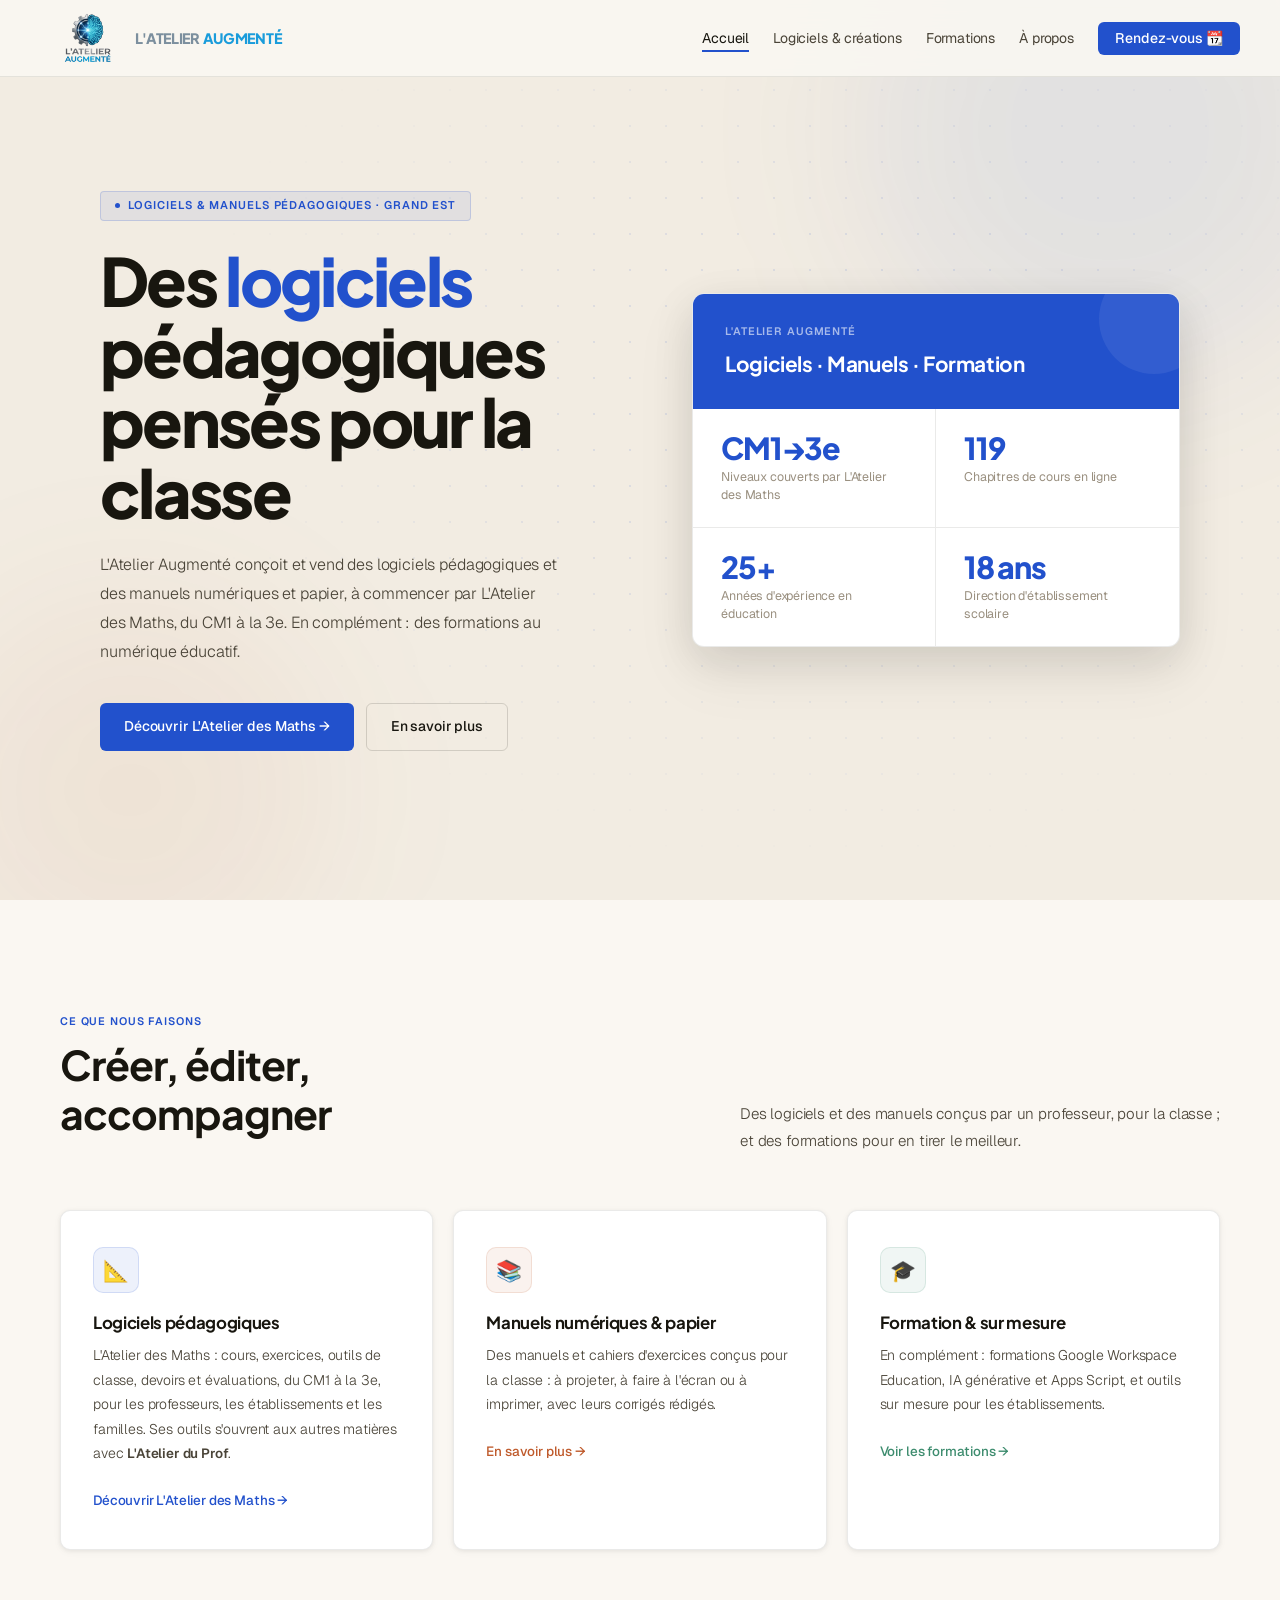
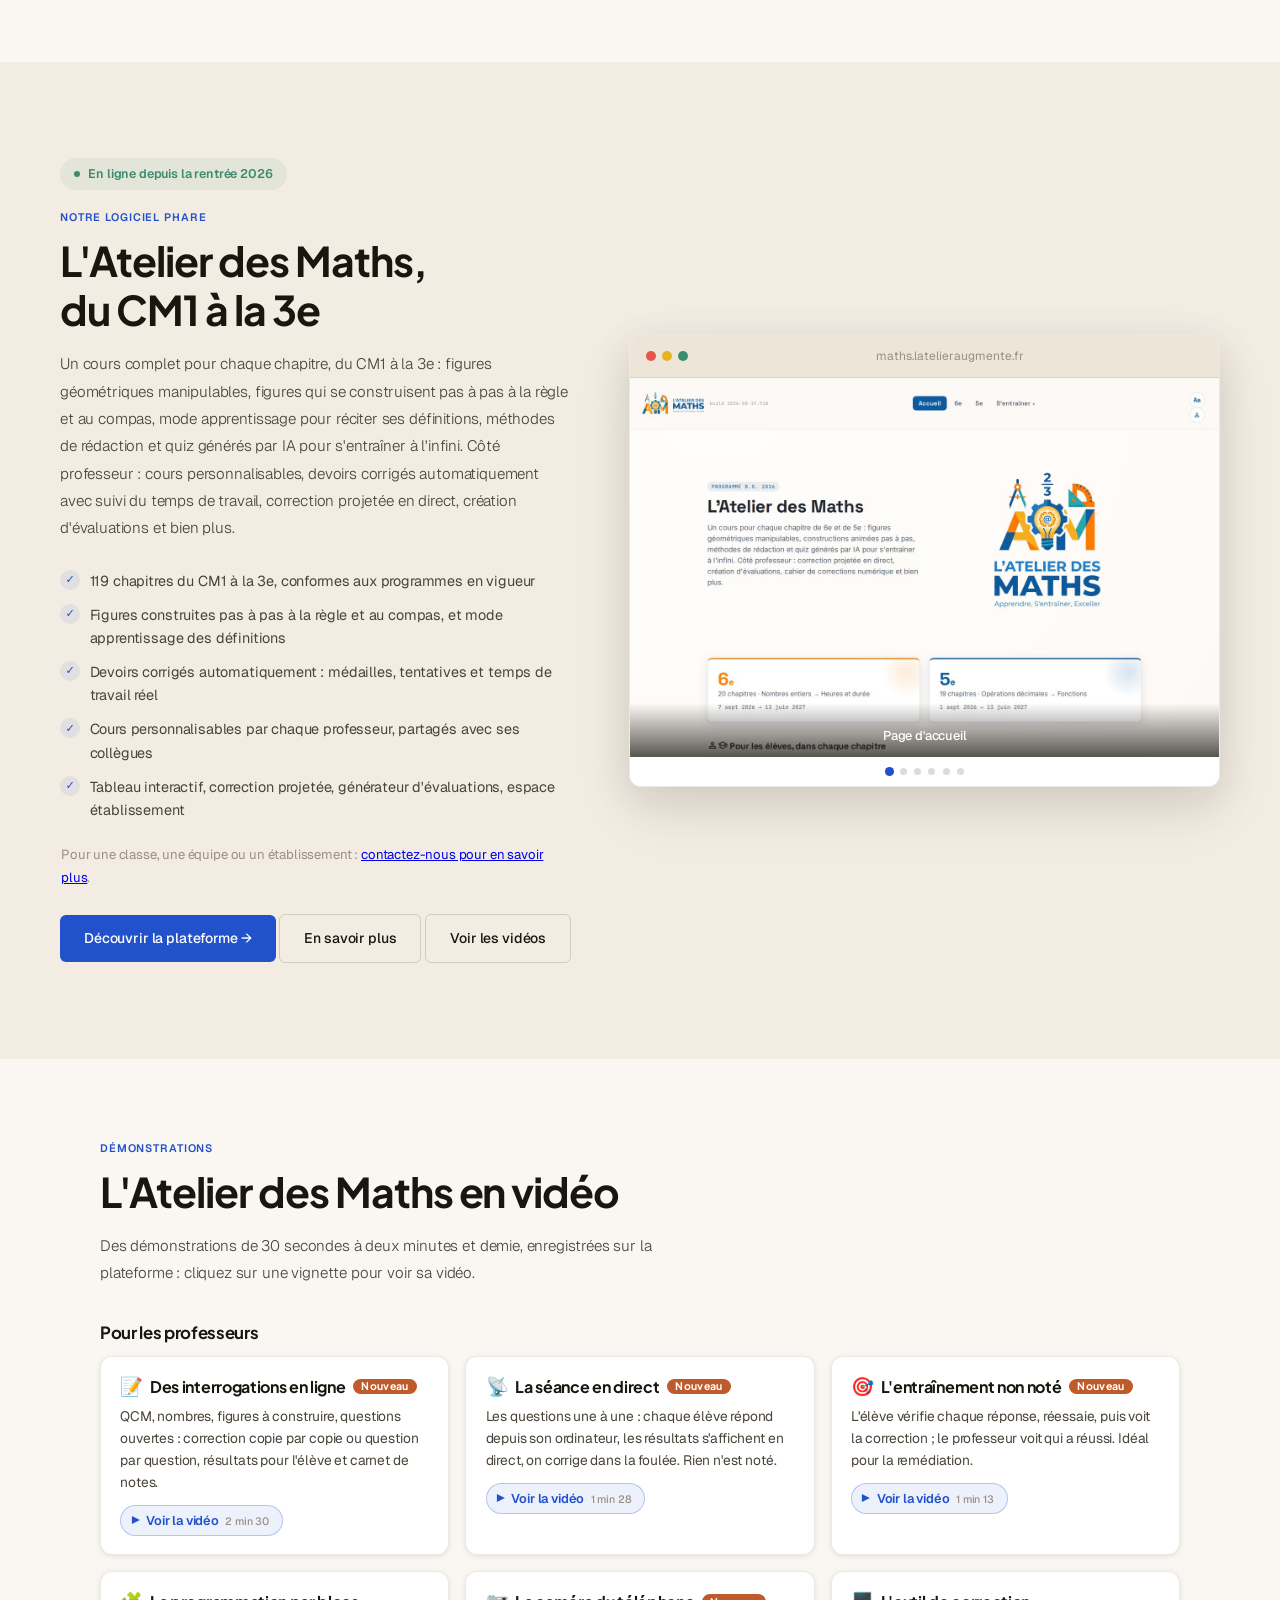
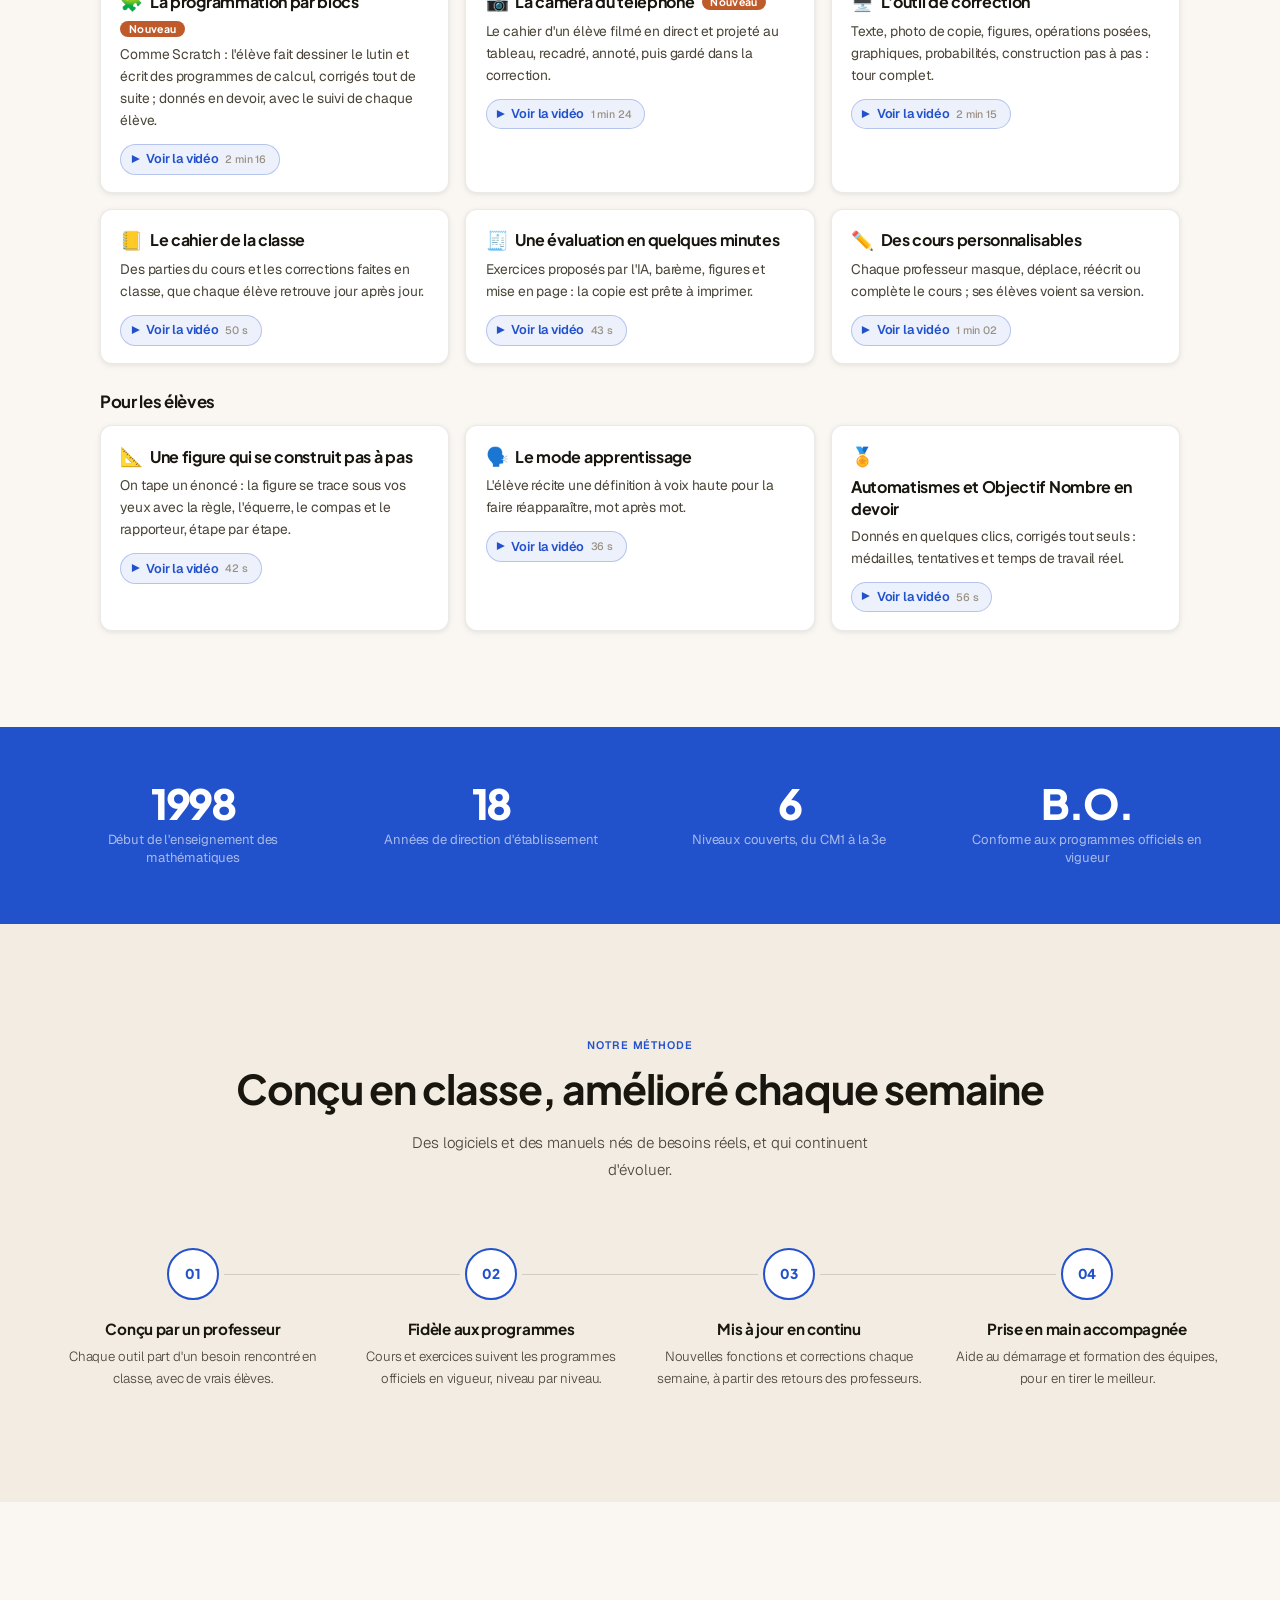
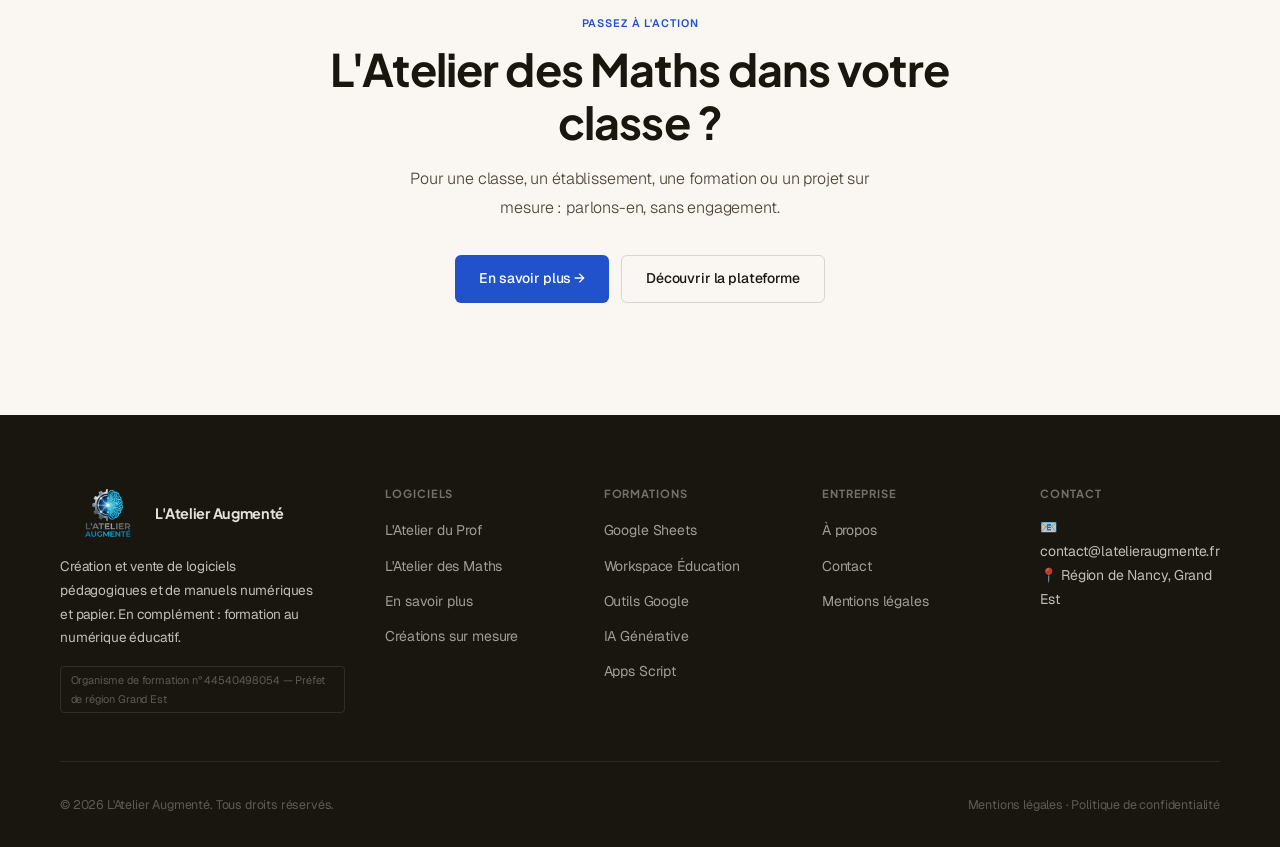
<file: index.html>
<!DOCTYPE html>
<html lang="fr">
<head>
  <meta charset="UTF-8">
  <meta name="viewport" content="width=device-width, initial-scale=1.0">
  <title>L'Atelier Augmenté — Logiciels et manuels pédagogiques</title>
  <meta name="description" content="Création et vente de logiciels pédagogiques et de manuels numériques et papier, dont L'Atelier des Maths (du CM1 à la 3e). En complément : formations au numérique éducatif. Région Grand Est.">
  <link rel="canonical" href="https://www.latelieraugmente.fr/">
  <meta property="og:type" content="website">
  <meta property="og:site_name" content="L'Atelier Augmenté">
  <meta property="og:locale" content="fr_FR">
  <meta property="og:title" content="L'Atelier Augmenté — Logiciels et manuels pédagogiques">
  <meta property="og:description" content="Création et vente de logiciels pédagogiques et de manuels numériques et papier, dont L'Atelier des Maths (du CM1 à la 3e). En complément : formations au numérique éducatif. Région Grand Est.">
  <meta property="og:url" content="https://www.latelieraugmente.fr/">
  <meta property="og:image" content="https://www.latelieraugmente.fr/og-image.png">
  <meta name="twitter:card" content="summary_large_image">
  <script type="application/ld+json">{"@context": "https://schema.org", "@graph": [{"@type": ["Organization", "EducationalOrganization"], "@id": "https://www.latelieraugmente.fr/#organisation", "name": "L'Atelier Augmenté", "url": "https://www.latelieraugmente.fr/", "logo": "https://www.latelieraugmente.fr/Logo_transp.png", "image": "https://www.latelieraugmente.fr/og-image.png", "email": "contact@latelieraugmente.fr", "description": "Création et vente de logiciels pédagogiques et de manuels numériques et papier, dont la plateforme L'Atelier des Maths (du CM1 à la 3e). En complément : formation au numérique éducatif (Google Workspace, IA, Apps Script) et outils sur mesure.", "address": {"@type": "PostalAddress", "addressLocality": "Nancy", "addressRegion": "Grand Est", "addressCountry": "FR"}, "areaServed": [{"@type": "AdministrativeArea", "name": "Grand Est"}, {"@type": "Country", "name": "France"}], "founder": {"@type": "Person", "name": "Olivier Guyot", "jobTitle": "Concepteur de logiciels pédagogiques, professeur de mathématiques"}, "knowsAbout": ["Logiciels pédagogiques", "Manuels scolaires numériques", "Google Workspace for Education", "Google Sheets", "Google Apps Script", "Intelligence artificielle générative", "Outils pédagogiques numériques"], "hasCredential": {"@type": "EducationalOccupationalCredential", "credentialCategory": "Déclaration d'activité de formation", "identifier": "44540498054", "recognizedBy": {"@type": "GovernmentOrganization", "name": "Préfet de la région Grand Est"}}, "subOrganization": {"@type": "WebSite", "name": "L'Atelier des Maths", "url": "https://maths.latelieraugmente.fr/"}}, {"@type": "WebSite", "name": "L'Atelier Augmenté", "url": "https://www.latelieraugmente.fr/", "inLanguage": "fr", "publisher": {"@id": "https://www.latelieraugmente.fr/#organisation"}}]}</script>
  <link rel="preconnect" href="https://fonts.googleapis.com">
  <link rel="preconnect" href="https://fonts.gstatic.com" crossorigin>
  <link href="https://fonts.googleapis.com/css2?family=Plus+Jakarta+Sans:wght@400;500;600;700;800&family=Geist:wght@300;400;500&display=swap" rel="stylesheet">
  <link rel="stylesheet" href="shared.css">
  <style>
    /* ── HERO ── */
    .hero {
      min-height: 100vh;
      display: flex; align-items: center;
      background: var(--bg-alt);
      position: relative; overflow: hidden;
    }
    .hero-dots {
      position: absolute; inset: 0; pointer-events: none;
      background-image: radial-gradient(circle, rgba(34,81,204,0.10) 1px, transparent 1px);
      background-size: 36px 36px;
      mask-image: radial-gradient(ellipse 70% 70% at 65% 45%, black 30%, transparent 75%);
    }
    .hero-blob {
      position: absolute; border-radius: 50%; pointer-events: none; filter: blur(80px);
    }
    .hero-blob-1 { width: 500px; height: 500px; top: -120px; right: -80px; background: rgba(34,81,204,0.07); animation: blob 16s ease-in-out infinite; }
    .hero-blob-2 { width: 380px; height: 380px; bottom: -80px; left: -60px;  background: rgba(191,90,43,0.06);  animation: blob 20s ease-in-out infinite reverse; }
    @keyframes blob { 0%,100%{transform:translate(0,0)} 50%{transform:translate(-18px,22px)} }

    .hero-inner {
      position: relative; z-index: 1;
      max-width: 1160px; margin: 0 auto; padding: 140px 2.5rem 100px;
      display: grid; grid-template-columns: 1.05fr 1fr; gap: 5rem; align-items: center;
    }
    .hero-pill {
      display: inline-flex; align-items: center; gap: 0.5rem;
      font-size: 0.7rem; font-weight: 600; letter-spacing: 0.08em; text-transform: uppercase;
      color: var(--blue); background: var(--blue-dim); border: 1px solid rgba(34,81,204,0.18);
      padding: 0.3rem 0.85rem; border-radius: 4px;
      margin-bottom: 1.5rem; font-family: 'Geist', system-ui, sans-serif;
    }
    .hero-pill-dot { width: 5px; height: 5px; border-radius: 50%; background: var(--blue); animation: pulse 2.5s ease infinite; }
    @keyframes pulse { 0%,100%{opacity:1;transform:scale(1)} 50%{opacity:0.4;transform:scale(1.8)} }

    .hero h1 {
      font-size: clamp(2.8rem, 5.2vw, 4.8rem);
      font-weight: 800; line-height: 1.06; letter-spacing: -0.04em;
      color: var(--ink); margin-bottom: 1.5rem;
    }
    .hero h1 em { font-style: normal; color: var(--blue); }
    .hero-desc {
      font-size: 1rem; color: var(--ink-mid); font-weight: 300;
      line-height: 1.8; max-width: 460px; margin-bottom: 2.25rem;
    }
    .hero-actions { display: flex; gap: 0.75rem; flex-wrap: wrap; }

    /* Panel stats */
    .hero-panel {
      background: var(--bg-card); border: 1px solid var(--border);
      border-radius: 12px; overflow: hidden; box-shadow: var(--sh-lg);
    }
    .panel-head {
      background: var(--blue); padding: 1.75rem 2rem;
      position: relative; overflow: hidden;
    }
    .panel-head::after {
      content: ''; position: absolute; top: -30px; right: -30px;
      width: 110px; height: 110px; border-radius: 50%;
      background: rgba(255,255,255,0.07);
    }
    .panel-head-label {
      font-size: 0.68rem; font-weight: 600; letter-spacing: 0.08em; text-transform: uppercase;
      color: rgba(255,255,255,0.6); margin-bottom: 0.35rem;
      font-family: 'Geist', system-ui, sans-serif;
    }
    .panel-head-title {
      font-family: 'Plus Jakarta Sans', sans-serif;
      font-size: 1.3rem; font-weight: 700; color: #fff; letter-spacing: -0.02em;
    }
    .panel-grid { display: grid; grid-template-columns: 1fr 1fr; }
    .panel-stat {
      padding: 1.5rem 1.75rem;
      border-right: 1px solid var(--border);
      border-bottom: 1px solid var(--border);
    }
    .panel-stat:nth-child(even) { border-right: none; }
    .panel-stat:nth-child(3), .panel-stat:nth-child(4) { border-bottom: none; }
    .stat-n {
      font-family: 'Plus Jakarta Sans', sans-serif;
      font-size: 1.9rem; font-weight: 800; color: var(--blue);
      letter-spacing: -0.04em; line-height: 1;
    }
    .stat-l { font-size: 0.78rem; color: var(--ink-light); margin-top: 0.3rem; line-height: 1.4; }

    /* ── SERVICES ── */
    .services { padding: 7rem 2.5rem; background: var(--bg); }
    .services-hd {
      max-width: 1160px; margin: 0 auto 3.5rem;
      display: flex; justify-content: space-between; align-items: flex-end; gap: 2rem;
    }
    .services-grid {
      max-width: 1160px; margin: 0 auto;
      display: grid; grid-template-columns: repeat(3,1fr); gap: 1.25rem;
    }
    .svc {
      background: var(--bg-card); border: 1px solid var(--border);
      border-radius: 10px; padding: 2.25rem 2rem;
      box-shadow: var(--sh-sm); position: relative; overflow: hidden;
      transition: box-shadow 0.22s, transform 0.22s, border-color 0.22s;
    }
    .svc::before {
      content: ''; position: absolute; top: 0; left: 0; right: 0; height: 3px;
      background: var(--svc-color, var(--blue));
      transform: scaleX(0); transform-origin: left; transition: transform 0.35s ease;
    }
    .svc:hover { box-shadow: var(--sh-md); transform: translateY(-4px); border-color: rgba(34,81,204,0.14); }
    .svc:hover::before { transform: scaleX(1); }
    .svc:nth-child(2) { --svc-color: var(--terra); }
    .svc:nth-child(3) { --svc-color: var(--sage); }
    .svc-icon {
      width: 46px; height: 46px; border-radius: 10px;
      display: flex; align-items: center; justify-content: center;
      font-size: 1.3rem; margin-bottom: 1.25rem;
      background: var(--svc-bg, var(--blue-dim));
      border: 1px solid var(--svc-bd, rgba(34,81,204,0.14));
    }
    .svc:nth-child(2) .svc-icon { --svc-bg: var(--terra-dim); --svc-bd: rgba(191,90,43,0.14); }
    .svc:nth-child(3) .svc-icon { --svc-bg: var(--sage-dim); --svc-bd: rgba(61,140,110,0.14); }
    .svc h3 { font-size: 1.05rem; font-weight: 700; margin-bottom: 0.6rem; color: var(--ink); }
    .svc p { font-size: 0.875rem; color: var(--ink-mid); line-height: 1.75; margin-bottom: 1.25rem; font-weight: 300; }
    .svc a {
      font-size: 0.84rem; font-weight: 500; text-decoration: none;
      color: var(--svc-link, var(--blue)); display: inline-flex; align-items: center; gap: 0.3rem;
      transition: gap 0.2s;
    }
    .svc:nth-child(2) a { --svc-link: var(--terra); }
    .svc:nth-child(3) a { --svc-link: var(--sage); }
    .svc a:hover { gap: 0.55rem; }

    /* ── BANDEAU CHIFFRES ── */
    .numbers {
      background: var(--blue); padding: 3.5rem 2.5rem;
    }
    .numbers-inner {
      max-width: 1160px; margin: 0 auto;
      display: grid; grid-template-columns: repeat(4,1fr); gap: 2rem; text-align: center;
    }
    .num-item { color: #fff; }
    .num-val {
      font-family: 'Plus Jakarta Sans', sans-serif;
      font-size: 2.6rem; font-weight: 800; letter-spacing: -0.05em; line-height: 1;
    }
    .num-label { font-size: 0.82rem; color: rgba(255,255,255,0.6); margin-top: 0.4rem; line-height: 1.4; }

    /* ── PROCESS ── */
    .process { padding: 7rem 2.5rem; background: var(--bg-alt); }
    .process-inner { max-width: 1160px; margin: 0 auto; }
    .process-hd { text-align: center; margin-bottom: 4rem; }
    .process-steps {
      display: grid; grid-template-columns: repeat(4,1fr); gap: 2rem;
      position: relative;
    }
    .process-steps::before {
      content: ''; position: absolute; top: 26px; left: 14%; right: 14%;
      height: 1px; background: var(--border-md);
    }
    .pstep { text-align: center; }
    .pstep-num {
      width: 52px; height: 52px; border-radius: 50%;
      display: flex; align-items: center; justify-content: center;
      font-family: 'Plus Jakarta Sans', sans-serif; font-size: 0.85rem; font-weight: 800;
      background: var(--bg-card); border: 2px solid var(--blue); color: var(--blue);
      margin: 0 auto 1.25rem; position: relative; z-index: 1;
      box-shadow: 0 0 0 5px var(--bg-alt), var(--sh-sm);
    }
    .pstep h3 { font-size: 0.95rem; font-weight: 700; margin-bottom: 0.5rem; }
    .pstep p { font-size: 0.83rem; color: var(--ink-mid); line-height: 1.65; font-weight: 300; }

    /* ── CTA SECTION ── */
    .cta-band { padding: 7rem 2.5rem; text-align: center; background: var(--bg); }
    .cta-band-inner { max-width: 680px; margin: 0 auto; }
    .cta-band h2 { font-size: clamp(1.8rem, 3.5vw, 3rem); font-weight: 700; margin-bottom: 1rem; }
    .cta-band p { color: var(--ink-mid); font-weight: 300; line-height: 1.8; margin-bottom: 2rem; max-width: 460px; margin-left: auto; margin-right: auto; }
    .cta-actions { display: flex; gap: 0.75rem; justify-content: center; flex-wrap: wrap; }

    /* ── RESPONSIVE ── */
    @media (max-width: 900px) {
      .hero-inner { grid-template-columns: 1fr; gap: 3rem; padding: 120px 1.5rem 80px; }
      .hero-panel { max-width: 420px; }
      .services-grid { grid-template-columns: 1fr; }
      .services-hd { flex-direction: column; align-items: flex-start; }
      .services { padding: 5rem 1.5rem; }
      .numbers-inner { grid-template-columns: 1fr 1fr; }
      .numbers { padding: 3rem 1.5rem; }
      .process-steps { grid-template-columns: 1fr 1fr; gap: 2rem; }
      .process-steps::before { display: none; }
      .process { padding: 5rem 1.5rem; }
      .cta-band { padding: 5rem 1.5rem; }
    }
    @media (max-width: 540px) {
      .process-steps { grid-template-columns: 1fr; }
      .numbers-inner { grid-template-columns: 1fr 1fr; gap: 1.5rem; }
    }
  </style>
</head>
<body>

<div id="site-header"></div>

<!-- HERO -->
<section class="hero">
  <div class="hero-dots"></div>
  <div class="hero-blob hero-blob-1"></div>
  <div class="hero-blob hero-blob-2"></div>
  <div class="hero-inner">
    <div>
      <div class="hero-pill reveal"><span class="hero-pill-dot"></span>Logiciels &amp; manuels pédagogiques · Grand Est</div>
      <h1 class="reveal d1">Des <em>logiciels</em><br>pédagogiques<br>pensés pour la classe</h1>
      <p class="hero-desc reveal d2">L'Atelier Augmenté conçoit et vend des logiciels pédagogiques et des manuels numériques et papier, à commencer par L'Atelier des Maths, du CM1 à la 3e. En complément : des formations au numérique éducatif.</p>
      <div class="hero-actions reveal d3">
        <a href="https://maths.latelieraugmente.fr" target="_blank" rel="noopener" class="btn btn-primary">Découvrir L'Atelier des Maths →</a>
        <a href="contact.html" class="btn btn-outline">En savoir plus</a>
      </div>
    </div>
    <div class="hero-panel reveal d2">
      <div class="panel-head">
        <div class="panel-head-label">L'Atelier Augmenté</div>
        <div class="panel-head-title">Logiciels · Manuels · Formation</div>
      </div>
      <div class="panel-grid">
        <div class="panel-stat"><div class="stat-n">CM1→3e</div><div class="stat-l">Niveaux couverts par L'Atelier des Maths</div></div>
        <div class="panel-stat"><div class="stat-n">119</div><div class="stat-l">Chapitres de cours en ligne</div></div>
        <div class="panel-stat"><div class="stat-n">25+</div><div class="stat-l">Années d'expérience en éducation</div></div>
        <div class="panel-stat"><div class="stat-n">18 ans</div><div class="stat-l">Direction d'établissement scolaire</div></div>
      </div>
    </div>
  </div>
</section>

<!-- SERVICES -->
<section class="services">
  <div class="services-hd">
    <div>
      <span class="section-tag reveal">Ce que nous faisons</span>
      <h2 class="section-title reveal d1">Créer, éditer,<br>accompagner</h2>
    </div>
    <p class="section-sub reveal d1">Des logiciels et des manuels conçus par un professeur, pour la classe ; et des formations pour en tirer le meilleur.</p>
  </div>
  <div class="services-grid">
    <div class="svc reveal">
      <div class="svc-icon">📐</div>
      <h3>Logiciels pédagogiques</h3>
      <p>L'Atelier des Maths : cours, exercices, outils de classe, devoirs et évaluations, du CM1 à la 3e, pour les professeurs, les établissements et les familles. Ses outils s'ouvrent aux autres matières avec <a href="https://adp.latelieraugmente.fr" target="_blank" rel="noopener" style="display:inline;color:inherit;font-weight:600;">L'Atelier du Prof</a>.</p>
      <a href="https://maths.latelieraugmente.fr" target="_blank" rel="noopener">Découvrir L'Atelier des Maths →</a>
    </div>
    <div class="svc reveal d1">
      <div class="svc-icon">📚</div>
      <h3>Manuels numériques &amp; papier</h3>
      <p>Des manuels et cahiers d'exercices conçus pour la classe : à projeter, à faire à l'écran ou à imprimer, avec leurs corrigés rédigés.</p>
      <a href="creations.html">En savoir plus →</a>
    </div>
    <div class="svc reveal d2">
      <div class="svc-icon">🎓</div>
      <h3>Formation &amp; sur mesure</h3>
      <p>En complément : formations Google Workspace Education, IA générative et Apps Script, et outils sur mesure pour les établissements.</p>
      <a href="formations.html">Voir les formations →</a>
    </div>
  </div>
</section>

<!-- PROJET PHARE : L'ATELIER DES MATHS -->
<section class="featured">
  <div class="featured-inner">
    <div class="featured-copy">
      <span class="featured-badge reveal">En ligne depuis la rentrée 2026</span>
      <span class="section-tag reveal d1">Notre logiciel phare</span>
      <h2 class="section-title reveal d1">L'Atelier des Maths,<br>du CM1 à la 3e</h2>
      <p class="section-sub reveal d2">
        Un cours complet pour chaque chapitre, du CM1 à la 3e : figures géométriques manipulables,
        figures qui se construisent pas à pas à la règle et au compas, mode apprentissage pour réciter ses définitions, méthodes de rédaction
        et quiz générés par IA pour s'entraîner à l'infini. Côté professeur : cours personnalisables, devoirs corrigés
        automatiquement avec suivi du temps de travail, correction projetée en direct, création d'évaluations et bien plus.
      </p>
      <ul class="featured-list reveal d2">
        <li>119 chapitres du CM1 à la 3e, conformes aux programmes en vigueur</li>
        <li>Figures construites pas à pas à la règle et au compas, et mode apprentissage des définitions</li>
        <li>Devoirs corrigés automatiquement : médailles, tentatives et temps de travail réel</li>
        <li>Cours personnalisables par chaque professeur, partagés avec ses collègues</li>
        <li>Tableau interactif, correction projetée, générateur d'évaluations, espace établissement</li>
      </ul>
      <p class="featured-roadmap reveal d2">Pour une classe, une équipe ou un établissement : <a href="contact.html">contactez-nous pour en savoir plus</a>.</p>
      <a href="https://maths.latelieraugmente.fr" target="_blank" rel="noopener" class="btn btn-primary reveal d3">Découvrir la plateforme →</a>
      <a href="contact.html" class="btn btn-outline reveal d3">En savoir plus</a>
      <a href="#atelier-maths-videos" class="btn btn-outline reveal d3">Voir les vidéos</a>
    </div>
    <div class="browser-mockup browser-mockup-carousel reveal d1">
      <div class="browser-mockup-bar">
        <div class="browser-mockup-dots"><span></span><span></span><span></span></div>
        <div class="browser-mockup-url">maths.latelieraugmente.fr</div>
      </div>
      <a href="https://maths.latelieraugmente.fr" target="_blank" rel="noopener" class="carousel-viewport" style="display:block;">
        <div class="carousel-slide active">
          <img src="img/atelier-maths-accueil.jpg" alt="Page d'accueil de L'Atelier des Maths" loading="lazy">
          <div class="carousel-caption">Page d'accueil</div>
        </div>
        <div class="carousel-slide">
          <img src="img/atelier-maths-correction.jpg" alt="Outil de correction projetée en classe" loading="lazy">
          <div class="carousel-caption">Outil de correction, projeté en classe</div>
        </div>
        <div class="carousel-slide">
          <img src="img/atelier-maths-tableau.jpg" alt="Tableau interactif de géométrie" loading="lazy">
          <div class="carousel-caption">Tableau interactif (géométrie)</div>
        </div>
        <div class="carousel-slide">
          <img src="img/atelier-maths-cahier.jpg" alt="Cahier de corrections numérique" loading="lazy">
          <div class="carousel-caption">Cahier de corrections numérique</div>
        </div>
        <div class="carousel-slide">
          <img src="img/atelier-maths-objectif-nombre.jpg" alt="Jeu Objectif Nombre" loading="lazy">
          <div class="carousel-caption">Objectif Nombre</div>
        </div>
        <div class="carousel-slide">
          <img src="img/atelier-maths-automatismes.jpg" alt="Page des automatismes de calcul" loading="lazy">
          <div class="carousel-caption">Automatismes de calcul</div>
        </div>
      </a>
      <div class="carousel-dots">
        <button class="carousel-dot active" aria-label="Page d'accueil"></button>
        <button class="carousel-dot" aria-label="Outil de correction"></button>
        <button class="carousel-dot" aria-label="Tableau interactif"></button>
        <button class="carousel-dot" aria-label="Cahier de corrections"></button>
        <button class="carousel-dot" aria-label="Objectif Nombre"></button>
        <button class="carousel-dot" aria-label="Automatismes"></button>
      </div>
    </div>
  </div>
</section>

<!-- L'ATELIER DES MATHS EN VIDÉO (fichiers servis par maths.latelieraugmente.fr, chargés seulement à la lecture) -->
<section class="videos" id="atelier-maths-videos">
  <div class="wrap">
    <span class="section-tag reveal">Démonstrations</span>
    <h2 class="section-title reveal d1">L'Atelier des Maths en vidéo</h2>
    <p class="section-sub reveal d2">Des démonstrations de 30 secondes à deux minutes et demie, enregistrées sur la plateforme : cliquez sur une vignette pour voir sa vidéo.</p>
    <!-- Vidéos en accordéon dans les vignettes -- demandé : "Fais pareil sur le site de l'atelier augmenté" (comme
         la page d'accueil de L'Atelier des Maths). Un clic sur une vignette ouvre sa vidéo sur toute la largeur
         (une seule à la fois) ; fichiers servis par maths.latelieraugmente.fr, chargés seulement à l'ouverture. -->
    <h3 class="av-group reveal">Pour les professeurs</h3>
    <div class="av-grid">
        <div class="av-tile reveal" data-video="interrogations-en-ligne" data-v="" tabindex="0" role="button" aria-expanded="false">
          <div class="av-txt">
            <h3><span class="av-ico" aria-hidden="true">📝</span>Des interrogations en ligne <span class="av-new">Nouveau</span></h3>
            <p>QCM, nombres, figures à construire, questions ouvertes : correction copie par copie ou question par question, résultats pour l'élève et carnet de notes.</p>
            <span class="av-btn"><span class="av-play" aria-hidden="true">▶</span> Voir la vidéo <small>2 min 30</small></span>
          </div>
        </div>
        <div class="av-tile reveal" data-video="seance-en-direct" data-v="" tabindex="0" role="button" aria-expanded="false">
          <div class="av-txt">
            <h3><span class="av-ico" aria-hidden="true">📡</span>La séance en direct <span class="av-new">Nouveau</span></h3>
            <p>Les questions une à une : chaque élève répond depuis son ordinateur, les résultats s'affichent en direct, on corrige dans la foulée. Rien n'est noté.</p>
            <span class="av-btn"><span class="av-play" aria-hidden="true">▶</span> Voir la vidéo <small>1 min 28</small></span>
          </div>
        </div>
        <div class="av-tile reveal" data-video="entrainement-non-note" data-v="" tabindex="0" role="button" aria-expanded="false">
          <div class="av-txt">
            <h3><span class="av-ico" aria-hidden="true">🎯</span>L'entraînement non noté <span class="av-new">Nouveau</span></h3>
            <p>L'élève vérifie chaque réponse, réessaie, puis voit la correction ; le professeur voit qui a réussi. Idéal pour la remédiation.</p>
            <span class="av-btn"><span class="av-play" aria-hidden="true">▶</span> Voir la vidéo <small>1 min 13</small></span>
          </div>
        </div>
        <div class="av-tile reveal" data-video="programmation-par-blocs" data-v="" tabindex="0" role="button" aria-expanded="false">
          <div class="av-txt">
            <h3><span class="av-ico" aria-hidden="true">🧩</span>La programmation par blocs <span class="av-new">Nouveau</span></h3>
            <p>Comme Scratch : l'élève fait dessiner le lutin et écrit des programmes de calcul, corrigés tout de suite ; donnés en devoir, avec le suivi de chaque élève.</p>
            <span class="av-btn"><span class="av-play" aria-hidden="true">▶</span> Voir la vidéo <small>2 min 16</small></span>
          </div>
        </div>
        <div class="av-tile reveal" data-video="camera-du-telephone" data-v="" tabindex="0" role="button" aria-expanded="false">
          <div class="av-txt">
            <h3><span class="av-ico" aria-hidden="true">📷</span>La caméra du téléphone <span class="av-new">Nouveau</span></h3>
            <p>Le cahier d'un élève filmé en direct et projeté au tableau, recadré, annoté, puis gardé dans la correction.</p>
            <span class="av-btn"><span class="av-play" aria-hidden="true">▶</span> Voir la vidéo <small>1 min 24</small></span>
          </div>
        </div>
        <div class="av-tile reveal" data-video="outils-de-correction" data-v="2" tabindex="0" role="button" aria-expanded="false">
          <div class="av-txt">
            <h3><span class="av-ico" aria-hidden="true">🖥️</span>L'outil de correction</h3>
            <p>Texte, photo de copie, figures, opérations posées, graphiques, probabilités, construction pas à pas : tour complet.</p>
            <span class="av-btn"><span class="av-play" aria-hidden="true">▶</span> Voir la vidéo <small>2 min 15</small></span>
          </div>
        </div>
        <div class="av-tile reveal" data-video="cahier-de-la-classe" data-v="2" tabindex="0" role="button" aria-expanded="false">
          <div class="av-txt">
            <h3><span class="av-ico" aria-hidden="true">📒</span>Le cahier de la classe</h3>
            <p>Des parties du cours et les corrections faites en classe, que chaque élève retrouve jour après jour.</p>
            <span class="av-btn"><span class="av-play" aria-hidden="true">▶</span> Voir la vidéo <small>50 s</small></span>
          </div>
        </div>
        <div class="av-tile reveal" data-video="creer-une-evaluation" data-v="2" tabindex="0" role="button" aria-expanded="false">
          <div class="av-txt">
            <h3><span class="av-ico" aria-hidden="true">🧾</span>Une évaluation en quelques minutes</h3>
            <p>Exercices proposés par l'IA, barème, figures et mise en page : la copie est prête à imprimer.</p>
            <span class="av-btn"><span class="av-play" aria-hidden="true">▶</span> Voir la vidéo <small>43 s</small></span>
          </div>
        </div>
        <div class="av-tile reveal" data-video="personnaliser-les-cours" data-v="" tabindex="0" role="button" aria-expanded="false">
          <div class="av-txt">
            <h3><span class="av-ico" aria-hidden="true">✏️</span>Des cours personnalisables</h3>
            <p>Chaque professeur masque, déplace, réécrit ou complète le cours ; ses élèves voient sa version.</p>
            <span class="av-btn"><span class="av-play" aria-hidden="true">▶</span> Voir la vidéo <small>1 min 02</small></span>
          </div>
        </div>
    </div>
    <h3 class="av-group reveal">Pour les élèves</h3>
    <div class="av-grid">
        <div class="av-tile reveal" data-video="construction-animee" data-v="2" tabindex="0" role="button" aria-expanded="false">
          <div class="av-txt">
            <h3><span class="av-ico" aria-hidden="true">📐</span>Une figure qui se construit pas à pas</h3>
            <p>On tape un énoncé : la figure se trace sous vos yeux avec la règle, l'équerre, le compas et le rapporteur, étape par étape.</p>
            <span class="av-btn"><span class="av-play" aria-hidden="true">▶</span> Voir la vidéo <small>42 s</small></span>
          </div>
        </div>
        <div class="av-tile reveal" data-video="mode-apprentissage" data-v="" tabindex="0" role="button" aria-expanded="false">
          <div class="av-txt">
            <h3><span class="av-ico" aria-hidden="true">🗣️</span>Le mode apprentissage</h3>
            <p>L'élève récite une définition à voix haute pour la faire réapparaître, mot après mot.</p>
            <span class="av-btn"><span class="av-play" aria-hidden="true">▶</span> Voir la vidéo <small>36 s</small></span>
          </div>
        </div>
        <div class="av-tile reveal" data-video="devoirs-automatismes-objectif-nombre" data-v="2" tabindex="0" role="button" aria-expanded="false">
          <div class="av-txt">
            <h3><span class="av-ico" aria-hidden="true">🏅</span>Automatismes et Objectif Nombre en devoir</h3>
            <p>Donnés en quelques clics, corrigés tout seuls : médailles, tentatives et temps de travail réel.</p>
            <span class="av-btn"><span class="av-play" aria-hidden="true">▶</span> Voir la vidéo <small>56 s</small></span>
          </div>
        </div>
    </div>
  </div>
</section>


<!-- BANDEAU CHIFFRES -->
<div class="numbers">
  <div class="numbers-inner">
    <div class="num-item reveal"><div class="num-val">1998</div><div class="num-label">Début de l'enseignement des mathématiques</div></div>
    <div class="num-item reveal d1"><div class="num-val">18</div><div class="num-label">Années de direction d'établissement</div></div>
    <div class="num-item reveal d2"><div class="num-val">6</div><div class="num-label">Niveaux couverts, du CM1 à la 3e</div></div>
    <div class="num-item reveal d3"><div class="num-val">B.O.</div><div class="num-label">Conforme aux programmes officiels en vigueur</div></div>
  </div>
</div>

<!-- PROCESS -->
<section class="process">
  <div class="process-inner">
    <div class="process-hd">
      <span class="section-tag reveal">Notre méthode</span>
      <h2 class="section-title reveal d1">Conçu en classe, amélioré chaque semaine</h2>
      <p class="section-sub reveal d2" style="margin:0 auto">Des logiciels et des manuels nés de besoins réels, et qui continuent d'évoluer.</p>
    </div>
    <div class="process-steps">
      <div class="pstep reveal"><div class="pstep-num">01</div><h3>Conçu par un professeur</h3><p>Chaque outil part d'un besoin rencontré en classe, avec de vrais élèves.</p></div>
      <div class="pstep reveal d1"><div class="pstep-num">02</div><h3>Fidèle aux programmes</h3><p>Cours et exercices suivent les programmes officiels en vigueur, niveau par niveau.</p></div>
      <div class="pstep reveal d2"><div class="pstep-num">03</div><h3>Mis à jour en continu</h3><p>Nouvelles fonctions et corrections chaque semaine, à partir des retours des professeurs.</p></div>
      <div class="pstep reveal d3"><div class="pstep-num">04</div><h3>Prise en main accompagnée</h3><p>Aide au démarrage et formation des équipes, pour en tirer le meilleur.</p></div>
    </div>
  </div>
</section>

<!-- CTA -->
<section class="cta-band">
  <div class="cta-band-inner">
    <span class="section-tag reveal" style="display:block">Passez à l'action</span>
    <h2 class="reveal d1">L'Atelier des Maths dans votre classe ?</h2>
    <p class="reveal d2">Pour une classe, un établissement, une formation ou un projet sur mesure : parlons-en, sans engagement.</p>
    <div class="cta-actions reveal d3">
      <a href="contact.html" class="btn btn-primary">En savoir plus →</a>
      <a href="https://maths.latelieraugmente.fr" target="_blank" rel="noopener" class="btn btn-outline">Découvrir la plateforme</a>
    </div>
  </div>
</section>

<div id="site-footer"></div>

<script src="shared.js"></script>
</body>
</html>
</file>
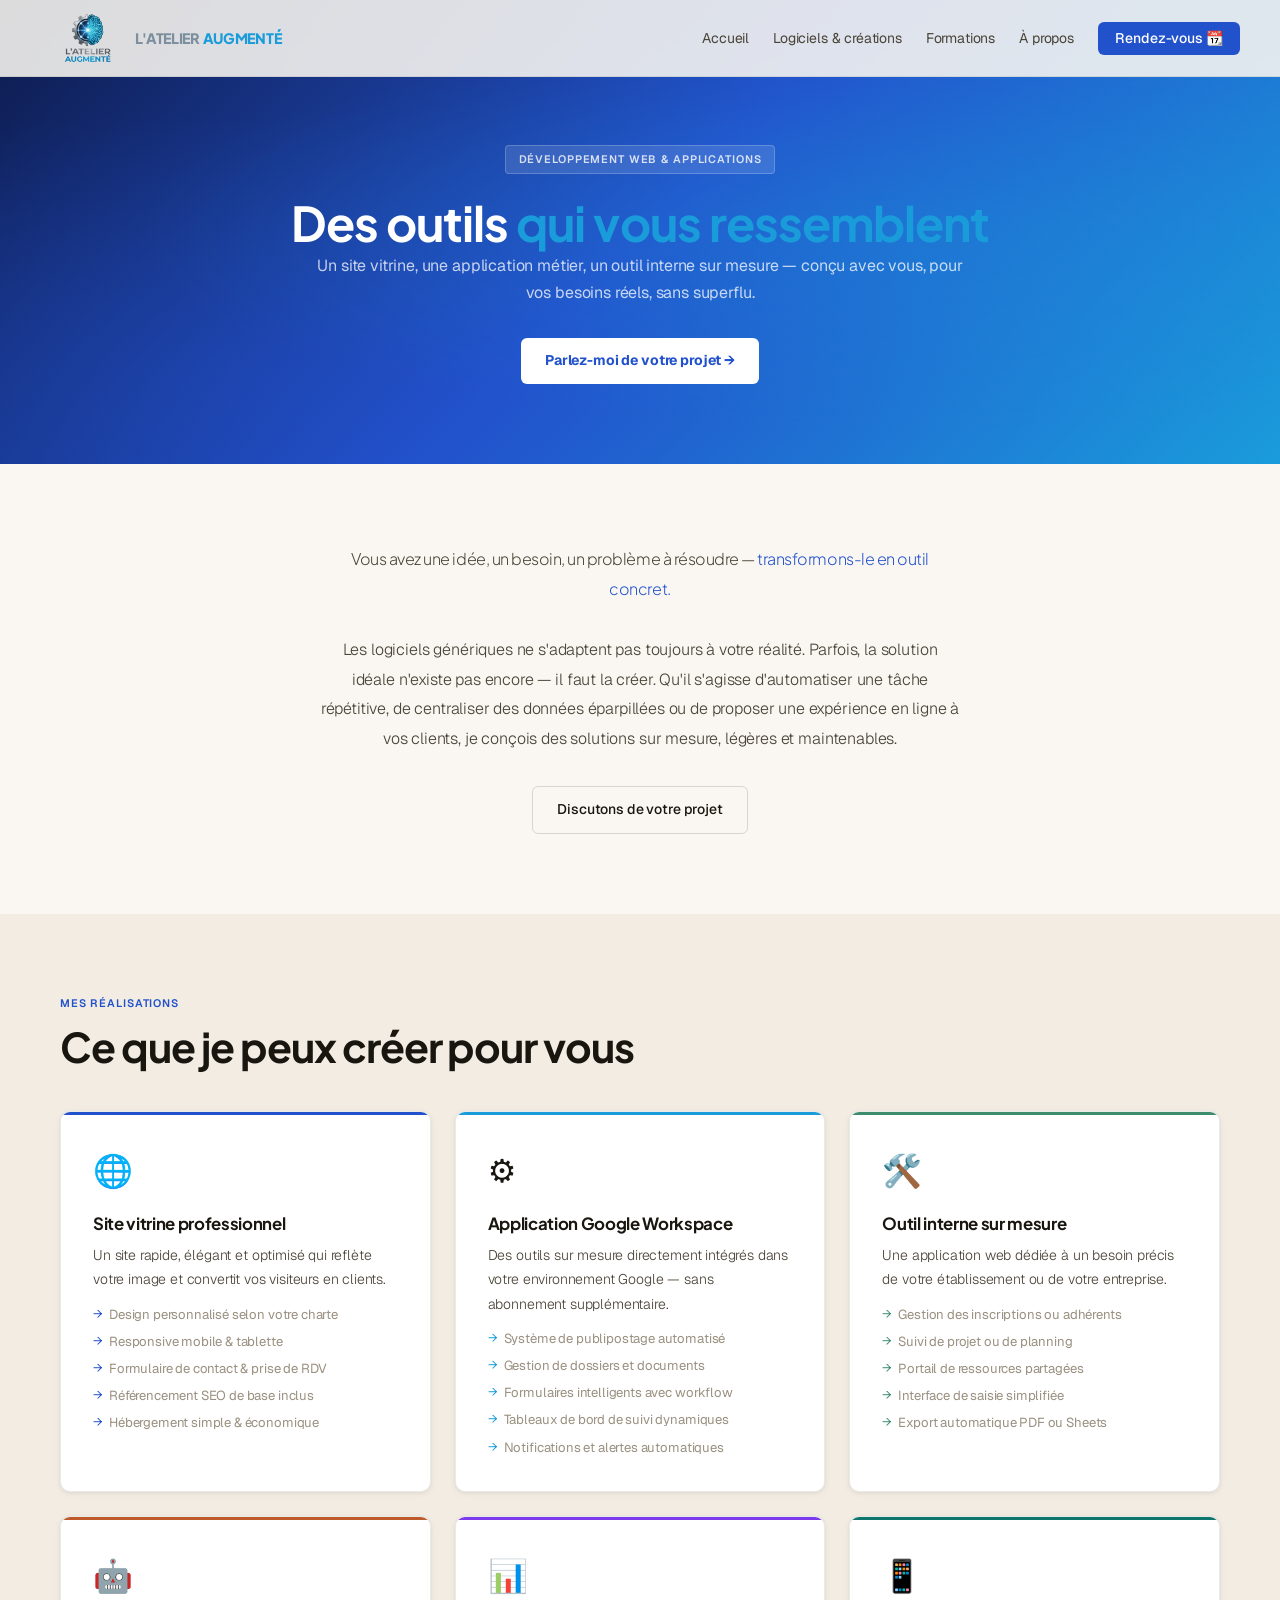
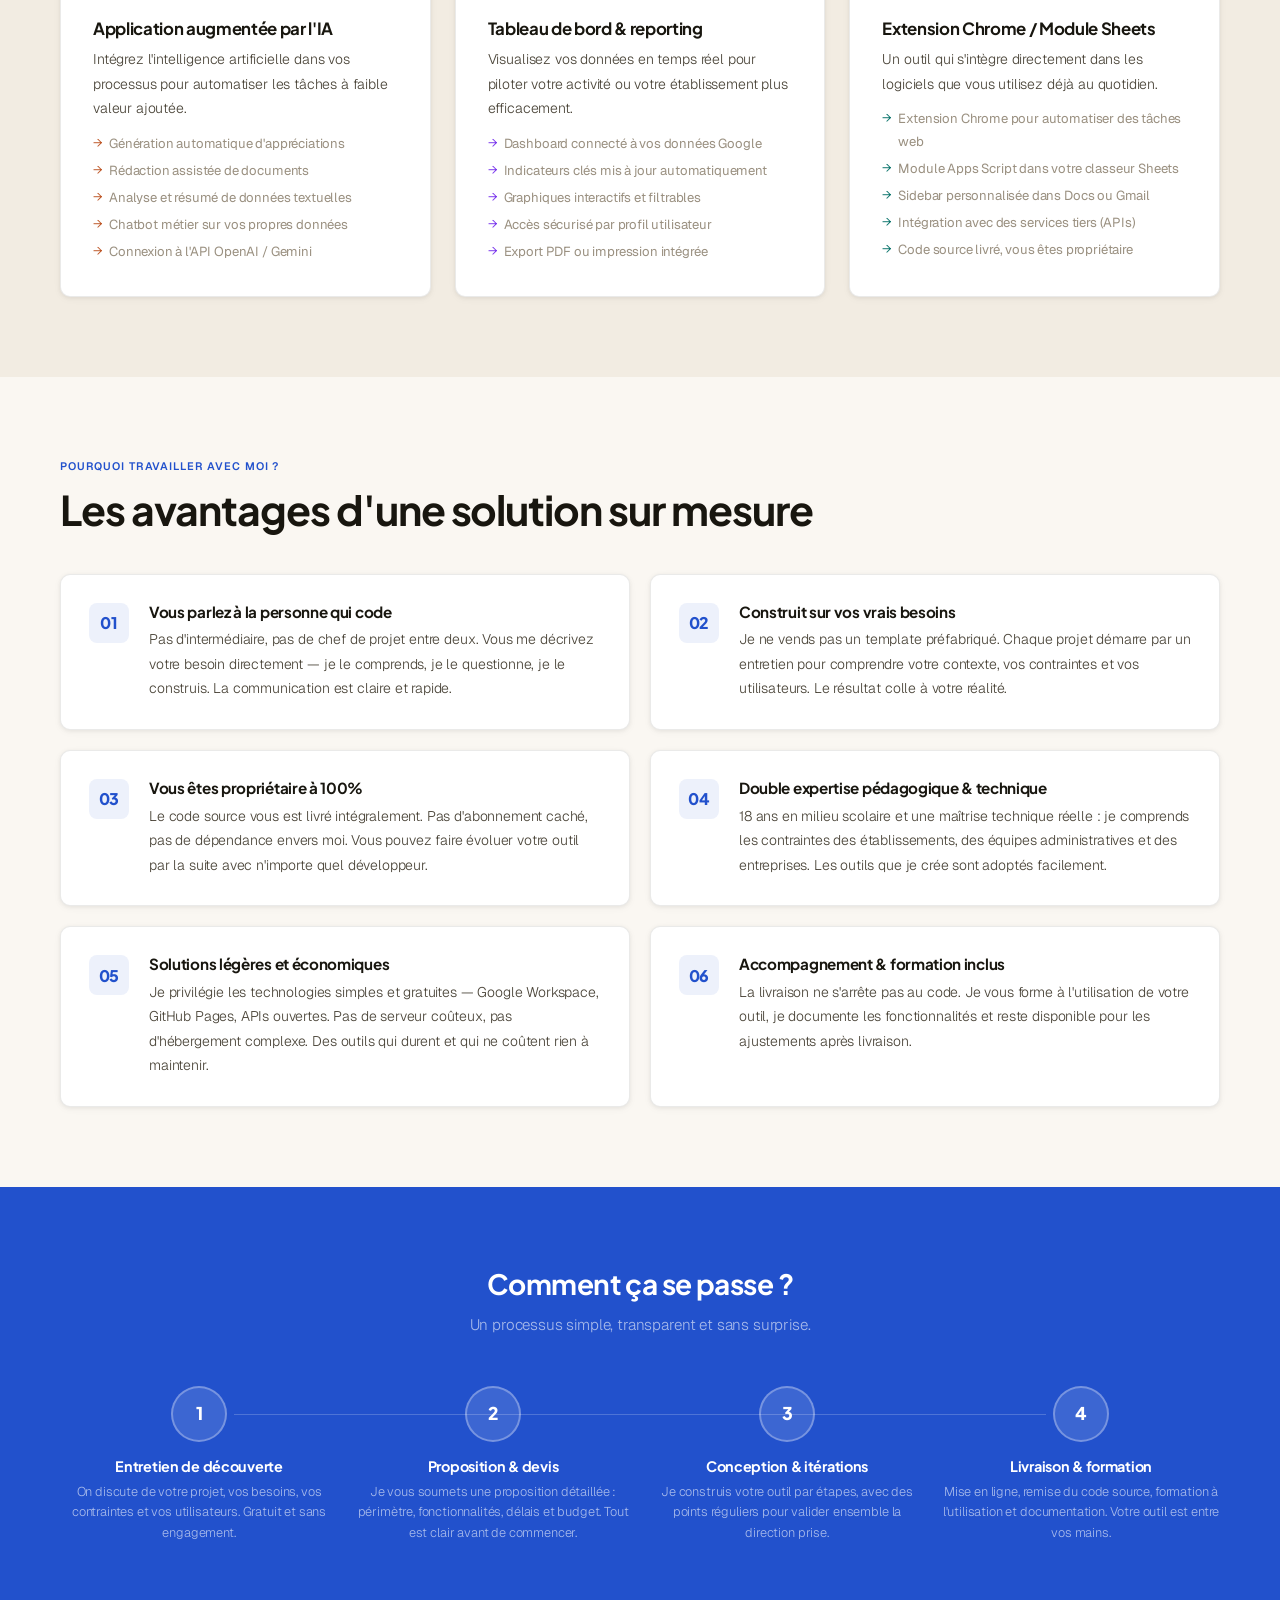
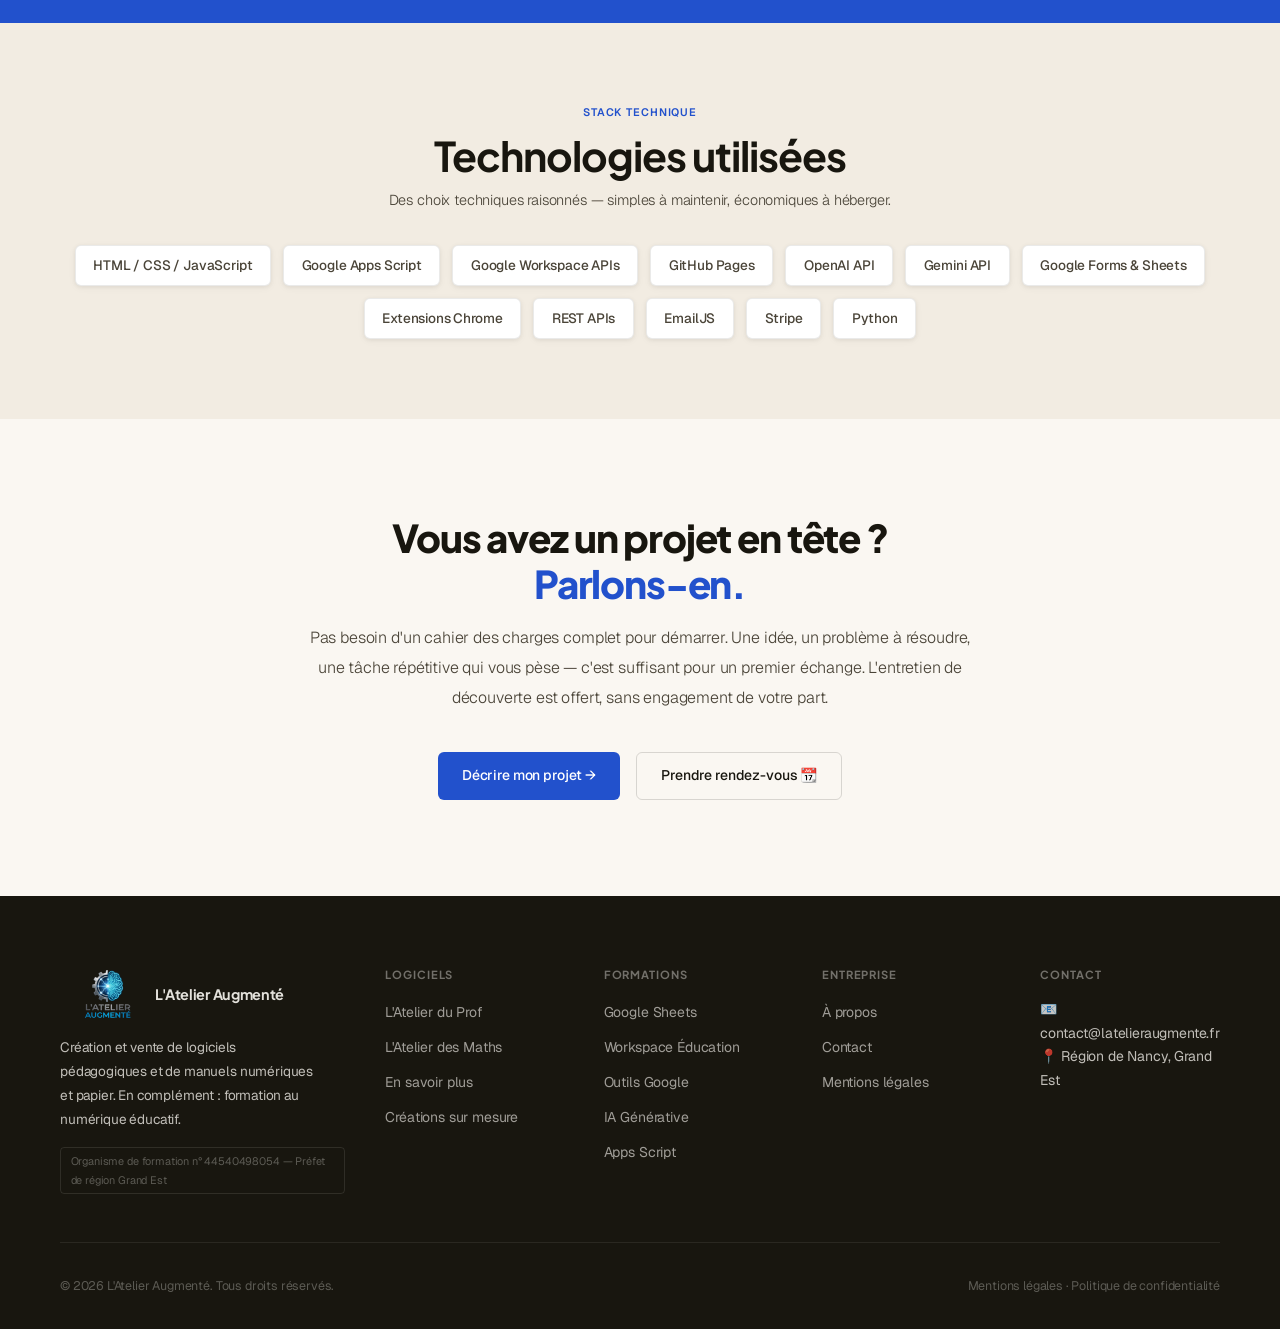
<file: Creations.html>
<!DOCTYPE html>
<html lang="fr">
<head>
  <meta charset="UTF-8">
  <meta name="viewport" content="width=device-width, initial-scale=1.0">
  <title>Sites & Applications sur mesure — L'Atelier Augmenté</title>
  <link rel="icon" type="image/x-icon" href="favicon.ico">
  <link rel="icon" type="image/png" sizes="32x32" href="favicon-32.png">
  <link rel="icon" type="image/png" sizes="16x16" href="favicon-16.png">
  <link rel="preconnect" href="https://fonts.googleapis.com">
  <link rel="preconnect" href="https://fonts.gstatic.com" crossorigin>
  <link href="https://fonts.googleapis.com/css2?family=Plus+Jakarta+Sans:wght@400;500;600;700;800&family=Geist:wght@300;400;500&display=swap" rel="stylesheet">
  <link rel="stylesheet" href="shared.css">
  <style>

    /* ── Hero spécifique ── */
    .hero-creation {
      background: linear-gradient(135deg, #0d1a4a 0%, #2251cc 50%, #1a9cdb 100%);
      padding: 9rem 2.5rem 5rem;
      text-align: center;
      position: relative;
      overflow: hidden;
    }
    .hero-creation::before {
      content: '';
      position: absolute; inset: 0;
      background: radial-gradient(ellipse at 70% 50%, rgba(26,156,219,0.25) 0%, transparent 60%),
                  radial-gradient(ellipse at 20% 80%, rgba(34,81,204,0.3) 0%, transparent 50%);
      pointer-events: none;
    }
    .hero-creation .page-tag {
      background: rgba(255,255,255,0.12);
      color: rgba(255,255,255,0.8);
      border: 1px solid rgba(255,255,255,0.2);
    }
    .hero-creation h1 { color: #fff; font-size: clamp(2rem, 5vw, 3rem); }
    .hero-creation .lead { color: rgba(255,255,255,0.75); max-width: 660px; margin: 0 auto 2rem; }

    /* ── Phrase d'accroche centrale ── */
    .accroche {
      max-width: 860px; margin: 0 auto;
      padding: 5rem 2.5rem;
      text-align: center;
    }
    .accroche-quote {
      font-family: 'Plus Jakarta Sans', sans-serif;
      font-size: clamp(1.4rem, 3vw, 2rem);
      font-weight: 700;
      color: var(--ink);
      line-height: 1.4;
      letter-spacing: -0.03em;
      margin-bottom: 1.5rem;
    }
    .accroche-quote span { color: var(--blue); }
    .accroche p {
      font-size: 1rem; color: var(--ink-mid);
      font-weight: 300; line-height: 1.85;
      max-width: 640px; margin: 0 auto 2rem;
    }

    /* ── Ce que je crée ── */
    .what-section {
      background: var(--bg-alt);
      padding: 5rem 2.5rem;
    }
    .what-inner { max-width: 1160px; margin: 0 auto; }
    .what-grid {
      display: grid;
      grid-template-columns: repeat(3, 1fr);
      gap: 1.5rem;
      margin-top: 2.5rem;
    }
    .what-card {
      background: var(--bg-card);
      border: 1px solid var(--border);
      border-radius: 10px;
      padding: 2rem;
      box-shadow: var(--sh-sm);
      transition: box-shadow 0.22s, transform 0.22s;
      position: relative;
      overflow: hidden;
    }
    .what-card::before {
      content: '';
      position: absolute; top: 0; left: 0; right: 0;
      height: 3px;
      background: var(--card-accent, var(--blue));
    }
    .what-card:hover { box-shadow: var(--sh-md); transform: translateY(-4px); }
    .what-icon {
      font-size: 2rem; margin-bottom: 1rem; display: block;
    }
    .what-card h3 {
      font-size: 1.05rem; font-weight: 700;
      margin-bottom: 0.5rem; color: var(--ink);
    }
    .what-card p {
      font-size: 0.875rem; color: var(--ink-mid);
      line-height: 1.75; font-weight: 300;
    }
    .what-card ul {
      list-style: none; margin-top: 0.75rem;
      display: flex; flex-direction: column; gap: 0.3rem;
    }
    .what-card ul li {
      font-size: 0.82rem; color: var(--ink-light);
      padding-left: 1rem; position: relative;
    }
    .what-card ul li::before {
      content: '→';
      position: absolute; left: 0;
      color: var(--card-accent, var(--blue));
      font-size: 0.75rem;
    }

    /* ── Avantages ── */
    .avantages {
      padding: 5rem 2.5rem;
      max-width: 1160px;
      margin: 0 auto;
    }
    .avantages-grid {
      display: grid;
      grid-template-columns: repeat(2, 1fr);
      gap: 1.25rem;
      margin-top: 2.5rem;
    }
    .avantage-card {
      display: flex; gap: 1.25rem;
      align-items: flex-start;
      background: var(--bg-card);
      border: 1px solid var(--border);
      border-radius: 10px;
      padding: 1.75rem;
      box-shadow: var(--sh-sm);
      transition: box-shadow 0.2s, transform 0.2s;
    }
    .avantage-card:hover { box-shadow: var(--sh-md); transform: translateY(-3px); }
    .avantage-num {
      flex-shrink: 0;
      width: 40px; height: 40px;
      border-radius: 8px;
      background: var(--blue-dim);
      color: var(--blue);
      font-family: 'Plus Jakarta Sans', sans-serif;
      font-size: 1rem; font-weight: 800;
      display: flex; align-items: center; justify-content: center;
    }
    .avantage-card h4 {
      font-size: 0.95rem; font-weight: 700;
      margin-bottom: 0.4rem; color: var(--ink);
    }
    .avantage-card p {
      font-size: 0.875rem; color: var(--ink-mid);
      line-height: 1.75; font-weight: 300;
    }

    /* ── Processus ── */
    .process {
      background: var(--blue);
      padding: 5rem 2.5rem;
    }
    .process-inner { max-width: 1160px; margin: 0 auto; }
    .process h2 {
      color: #fff; text-align: center;
      font-size: 1.75rem; font-weight: 700;
      margin-bottom: 0.75rem;
    }
    .process .process-sub {
      text-align: center;
      color: rgba(255,255,255,0.6);
      font-size: 0.95rem; font-weight: 300;
      margin-bottom: 3rem;
    }
    .process-steps {
      display: grid;
      grid-template-columns: repeat(4, 1fr);
      gap: 1rem;
      position: relative;
    }
    .process-steps::before {
      content: '';
      position: absolute;
      top: 28px; left: 15%; right: 15%;
      height: 1px;
      background: rgba(255,255,255,0.2);
    }
    .step {
      text-align: center;
      position: relative;
    }
    .step-num {
      width: 56px; height: 56px;
      border-radius: 50%;
      background: rgba(255,255,255,0.12);
      border: 2px solid rgba(255,255,255,0.3);
      color: #fff;
      font-family: 'Plus Jakarta Sans', sans-serif;
      font-size: 1.1rem; font-weight: 800;
      display: flex; align-items: center; justify-content: center;
      margin: 0 auto 1rem;
      position: relative; z-index: 1;
    }
    .step h4 {
      color: #fff; font-size: 0.9rem; font-weight: 700;
      margin-bottom: 0.4rem;
    }
    .step p {
      color: rgba(255,255,255,0.6);
      font-size: 0.8rem; line-height: 1.6; font-weight: 300;
    }

    /* ── Techno ── */
    .techno {
      padding: 5rem 2.5rem;
      background: var(--bg-alt);
    }
    .techno-inner { max-width: 1160px; margin: 0 auto; }
    .techno-grid {
      display: flex; flex-wrap: wrap;
      gap: 0.75rem; margin-top: 2rem;
      justify-content: center;
    }
    .techno-badge {
      background: var(--bg-card);
      border: 1px solid var(--border);
      border-radius: 6px;
      padding: 0.5rem 1.1rem;
      font-size: 0.85rem; font-weight: 500;
      color: var(--ink-mid);
      box-shadow: var(--sh-sm);
      transition: border-color 0.2s, color 0.2s;
    }
    .techno-badge:hover { border-color: var(--blue); color: var(--blue); }

    /* ── CTA final ── */
    .cta-final {
      padding: 6rem 2.5rem;
      text-align: center;
      max-width: 760px;
      margin: 0 auto;
    }
    .cta-final h2 {
      font-size: clamp(1.75rem, 3vw, 2.4rem);
      font-weight: 800; letter-spacing: -0.03em;
      color: var(--ink); margin-bottom: 1rem;
      line-height: 1.2;
    }
    .cta-final h2 span { color: var(--blue); }
    .cta-final p {
      font-size: 1rem; color: var(--ink-mid);
      font-weight: 300; line-height: 1.85;
      margin-bottom: 2.5rem;
    }
    .cta-btns {
      display: flex; gap: 1rem;
      justify-content: center; flex-wrap: wrap;
    }

    @media (max-width: 860px) {
      .what-grid { grid-template-columns: 1fr 1fr; }
      .avantages-grid { grid-template-columns: 1fr; }
      .process-steps { grid-template-columns: 1fr 1fr; }
      .process-steps::before { display: none; }
      .hero-creation { padding: 7rem 1.25rem 4rem; }
      .accroche, .what-section, .avantages, .techno { padding-left: 1.25rem; padding-right: 1.25rem; }
      .process { padding-left: 1.25rem; padding-right: 1.25rem; }
    }
    @media (max-width: 540px) {
      .what-grid { grid-template-columns: 1fr; }
      .process-steps { grid-template-columns: 1fr; }
    }
  </style>
</head>
<body>

<div id="site-header"></div>

<!-- ── HERO ── -->
<section class="hero-creation">
  <span class="page-tag reveal">Développement web & applications</span>
  <h1 class="reveal d1">Des outils <span style="color:#1a9cdb">qui vous ressemblent</span></h1>
  <p class="lead reveal d2">
    Un site vitrine, une application métier, un outil interne sur mesure —
    conçu avec vous, pour vos besoins réels, sans superflu.
  </p>
  <a href="contact.html" class="btn btn-primary reveal d3"
     style="background:#fff;color:#2251cc;font-weight:700;">
    Parlez-moi de votre projet →
  </a>
</section>

<!-- ── ACCROCHE ── -->
<section class="accroche">
  <p class="accroche-quote reveal">
    Vous avez une idée, un besoin, un problème à résoudre —
    <span>transformons-le en outil concret.</span>
  </p>
  <p class="reveal d1">
    Les logiciels génériques ne s'adaptent pas toujours à votre réalité.
    Parfois, la solution idéale n'existe pas encore — il faut la créer.
    Qu'il s'agisse d'automatiser une tâche répétitive, de centraliser des données
    éparpillées ou de proposer une expérience en ligne à vos clients,
    je conçois des solutions sur mesure, légères et maintenables.
  </p>
  <a href="contact.html" class="btn btn-outline reveal d2">Discutons de votre projet</a>
</section>

<!-- ── CE QUE JE CRÉE ── -->
<section class="what-section">
  <div class="what-inner">
    <span class="section-tag reveal">Mes réalisations</span>
    <h2 class="section-title reveal d1">Ce que je peux créer pour vous</h2>

    <div class="what-grid">

      <div class="what-card reveal" style="--card-accent:#2251cc">
        <span class="what-icon">🌐</span>
        <h3>Site vitrine professionnel</h3>
        <p>Un site rapide, élégant et optimisé qui reflète votre image et convertit vos visiteurs en clients.</p>
        <ul>
          <li>Design personnalisé selon votre charte</li>
          <li>Responsive mobile & tablette</li>
          <li>Formulaire de contact & prise de RDV</li>
          <li>Référencement SEO de base inclus</li>
          <li>Hébergement simple & économique</li>
        </ul>
      </div>

      <div class="what-card reveal d1" style="--card-accent:#1a9cdb">
        <span class="what-icon">⚙️</span>
        <h3>Application Google Workspace</h3>
        <p>Des outils sur mesure directement intégrés dans votre environnement Google — sans abonnement supplémentaire.</p>
        <ul>
          <li>Système de publipostage automatisé</li>
          <li>Gestion de dossiers et documents</li>
          <li>Formulaires intelligents avec workflow</li>
          <li>Tableaux de bord de suivi dynamiques</li>
          <li>Notifications et alertes automatiques</li>
        </ul>
      </div>

      <div class="what-card reveal d2" style="--card-accent:#3d8c6e">
        <span class="what-icon">🛠️</span>
        <h3>Outil interne sur mesure</h3>
        <p>Une application web dédiée à un besoin précis de votre établissement ou de votre entreprise.</p>
        <ul>
          <li>Gestion des inscriptions ou adhérents</li>
          <li>Suivi de projet ou de planning</li>
          <li>Portail de ressources partagées</li>
          <li>Interface de saisie simplifiée</li>
          <li>Export automatique PDF ou Sheets</li>
        </ul>
      </div>

      <div class="what-card reveal d1" style="--card-accent:#bf5a2b">
        <span class="what-icon">🤖</span>
        <h3>Application augmentée par l'IA</h3>
        <p>Intégrez l'intelligence artificielle dans vos processus pour automatiser les tâches à faible valeur ajoutée.</p>
        <ul>
          <li>Génération automatique d'appréciations</li>
          <li>Rédaction assistée de documents</li>
          <li>Analyse et résumé de données textuelles</li>
          <li>Chatbot métier sur vos propres données</li>
          <li>Connexion à l'API OpenAI / Gemini</li>
        </ul>
      </div>

      <div class="what-card reveal d2" style="--card-accent:#7c3aed">
        <span class="what-icon">📊</span>
        <h3>Tableau de bord & reporting</h3>
        <p>Visualisez vos données en temps réel pour piloter votre activité ou votre établissement plus efficacement.</p>
        <ul>
          <li>Dashboard connecté à vos données Google</li>
          <li>Indicateurs clés mis à jour automatiquement</li>
          <li>Graphiques interactifs et filtrables</li>
          <li>Accès sécurisé par profil utilisateur</li>
          <li>Export PDF ou impression intégrée</li>
        </ul>
      </div>

      <div class="what-card reveal d3" style="--card-accent:#0f766e">
        <span class="what-icon">📱</span>
        <h3>Extension Chrome / Module Sheets</h3>
        <p>Un outil qui s'intègre directement dans les logiciels que vous utilisez déjà au quotidien.</p>
        <ul>
          <li>Extension Chrome pour automatiser des tâches web</li>
          <li>Module Apps Script dans votre classeur Sheets</li>
          <li>Sidebar personnalisée dans Docs ou Gmail</li>
          <li>Intégration avec des services tiers (APIs)</li>
          <li>Code source livré, vous êtes propriétaire</li>
        </ul>
      </div>

    </div>
  </div>
</section>

<!-- ── AVANTAGES ── -->
<section style="padding:5rem 2.5rem; background: var(--bg);">
  <div class="avantages" style="padding:0; max-width:1160px; margin:0 auto;">
    <span class="section-tag reveal">Pourquoi travailler avec moi ?</span>
    <h2 class="section-title reveal d1">Les avantages d'une solution sur mesure</h2>

    <div class="avantages-grid">

      <div class="avantage-card reveal">
        <div class="avantage-num">01</div>
        <div>
          <h4>Vous parlez à la personne qui code</h4>
          <p>Pas d'intermédiaire, pas de chef de projet entre deux. Vous me décrivez votre besoin directement — je le comprends, je le questionne, je le construis. La communication est claire et rapide.</p>
        </div>
      </div>

      <div class="avantage-card reveal d1">
        <div class="avantage-num">02</div>
        <div>
          <h4>Construit sur vos vrais besoins</h4>
          <p>Je ne vends pas un template préfabriqué. Chaque projet démarre par un entretien pour comprendre votre contexte, vos contraintes et vos utilisateurs. Le résultat colle à votre réalité.</p>
        </div>
      </div>

      <div class="avantage-card reveal">
        <div class="avantage-num">03</div>
        <div>
          <h4>Vous êtes propriétaire à 100%</h4>
          <p>Le code source vous est livré intégralement. Pas d'abonnement caché, pas de dépendance envers moi. Vous pouvez faire évoluer votre outil par la suite avec n'importe quel développeur.</p>
        </div>
      </div>

      <div class="avantage-card reveal d1">
        <div class="avantage-num">04</div>
        <div>
          <h4>Double expertise pédagogique & technique</h4>
          <p>18 ans en milieu scolaire et une maîtrise technique réelle : je comprends les contraintes des établissements, des équipes administratives et des entreprises. Les outils que je crée sont adoptés facilement.</p>
        </div>
      </div>

      <div class="avantage-card reveal">
        <div class="avantage-num">05</div>
        <div>
          <h4>Solutions légères et économiques</h4>
          <p>Je privilégie les technologies simples et gratuites — Google Workspace, GitHub Pages, APIs ouvertes. Pas de serveur coûteux, pas d'hébergement complexe. Des outils qui durent et qui ne coûtent rien à maintenir.</p>
        </div>
      </div>

      <div class="avantage-card reveal d1">
        <div class="avantage-num">06</div>
        <div>
          <h4>Accompagnement & formation inclus</h4>
          <p>La livraison ne s'arrête pas au code. Je vous forme à l'utilisation de votre outil, je documente les fonctionnalités et reste disponible pour les ajustements après livraison.</p>
        </div>
      </div>

    </div>
  </div>
</section>

<!-- ── PROCESSUS ── -->
<section class="process">
  <div class="process-inner">
    <h2 class="reveal">Comment ça se passe ?</h2>
    <p class="process-sub reveal d1">Un processus simple, transparent et sans surprise.</p>

    <div class="process-steps">
      <div class="step reveal">
        <div class="step-num">1</div>
        <h4>Entretien de découverte</h4>
        <p>On discute de votre projet, vos besoins, vos contraintes et vos utilisateurs. Gratuit et sans engagement.</p>
      </div>
      <div class="step reveal d1">
        <div class="step-num">2</div>
        <h4>Proposition & devis</h4>
        <p>Je vous soumets une proposition détaillée : périmètre, fonctionnalités, délais et budget. Tout est clair avant de commencer.</p>
      </div>
      <div class="step reveal d2">
        <div class="step-num">3</div>
        <h4>Conception & itérations</h4>
        <p>Je construis votre outil par étapes, avec des points réguliers pour valider ensemble la direction prise.</p>
      </div>
      <div class="step reveal d3">
        <div class="step-num">4</div>
        <h4>Livraison & formation</h4>
        <p>Mise en ligne, remise du code source, formation à l'utilisation et documentation. Votre outil est entre vos mains.</p>
      </div>
    </div>
  </div>
</section>

<!-- ── TECHNOLOGIES ── -->
<section class="techno">
  <div class="techno-inner">
    <span class="section-tag reveal" style="display:block;text-align:center">Stack technique</span>
    <h2 class="section-title reveal d1" style="text-align:center;margin-bottom:0.5rem">Technologies utilisées</h2>
    <p style="text-align:center;color:var(--ink-mid);font-size:0.9rem;font-weight:300;margin-bottom:2rem;" class="reveal d2">
      Des choix techniques raisonnés — simples à maintenir, économiques à héberger.
    </p>
    <div class="techno-grid reveal d2">
      <span class="techno-badge">HTML / CSS / JavaScript</span>
      <span class="techno-badge">Google Apps Script</span>
      <span class="techno-badge">Google Workspace APIs</span>
      <span class="techno-badge">GitHub Pages</span>
      <span class="techno-badge">OpenAI API</span>
      <span class="techno-badge">Gemini API</span>
      <span class="techno-badge">Google Forms & Sheets</span>
      <span class="techno-badge">Extensions Chrome</span>
      <span class="techno-badge">REST APIs</span>
      <span class="techno-badge">EmailJS</span>
      <span class="techno-badge">Stripe</span>
      <span class="techno-badge">Python</span>
    </div>
  </div>
</section>

<!-- ── CTA FINAL ── -->
<section style="background:var(--bg);">
  <div class="cta-final">
    <h2 class="reveal">Vous avez un projet en tête ?<br><span>Parlons-en.</span></h2>
    <p class="reveal d1">
      Pas besoin d'un cahier des charges complet pour démarrer.
      Une idée, un problème à résoudre, une tâche répétitive qui vous pèse —
      c'est suffisant pour un premier échange. L'entretien de découverte est offert,
      sans engagement de votre part.
    </p>
    <div class="cta-btns reveal d2">
      <a href="contact.html" class="btn btn-primary">Décrire mon projet →</a>
      <a href="contact.html" class="btn btn-outline">Prendre rendez-vous 📆</a>
    </div>
  </div>
</section>

<div id="site-footer"></div>
<script src="shared.js"></script>
</body>
</html>
</file>
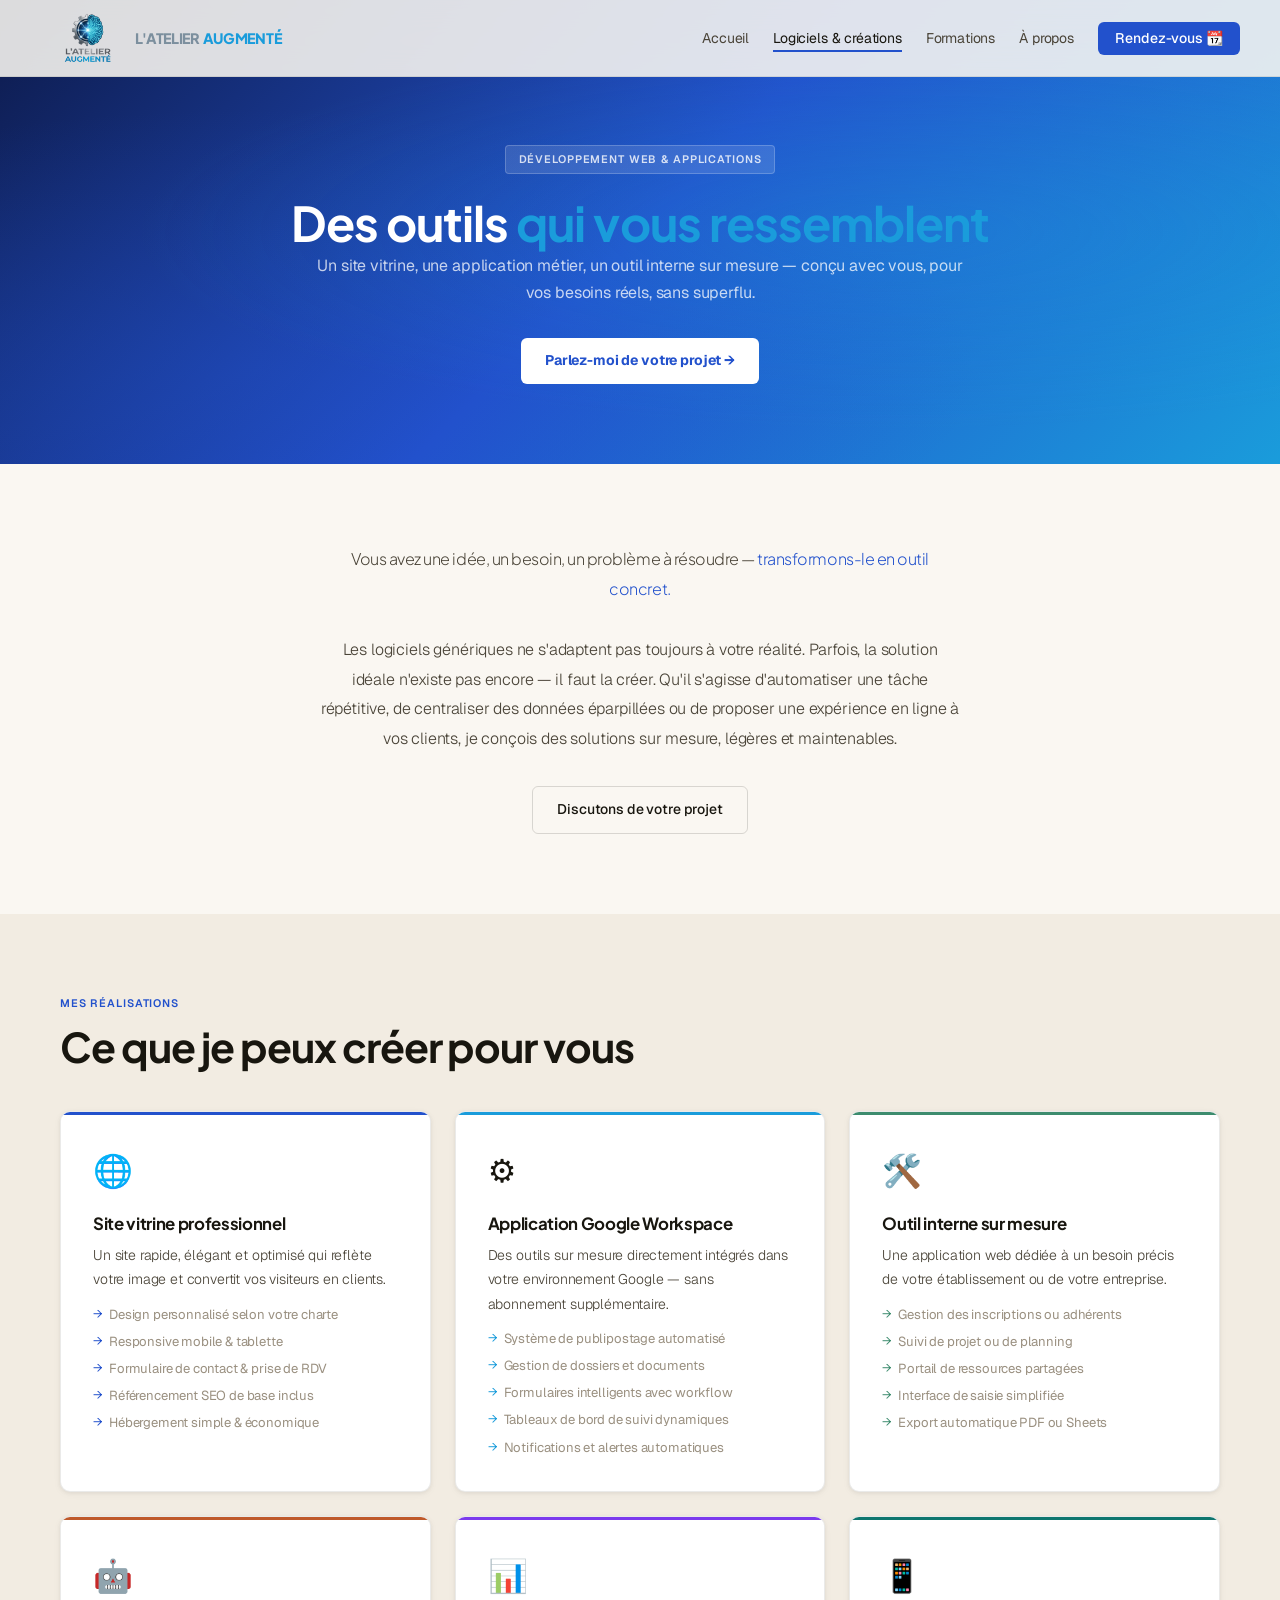
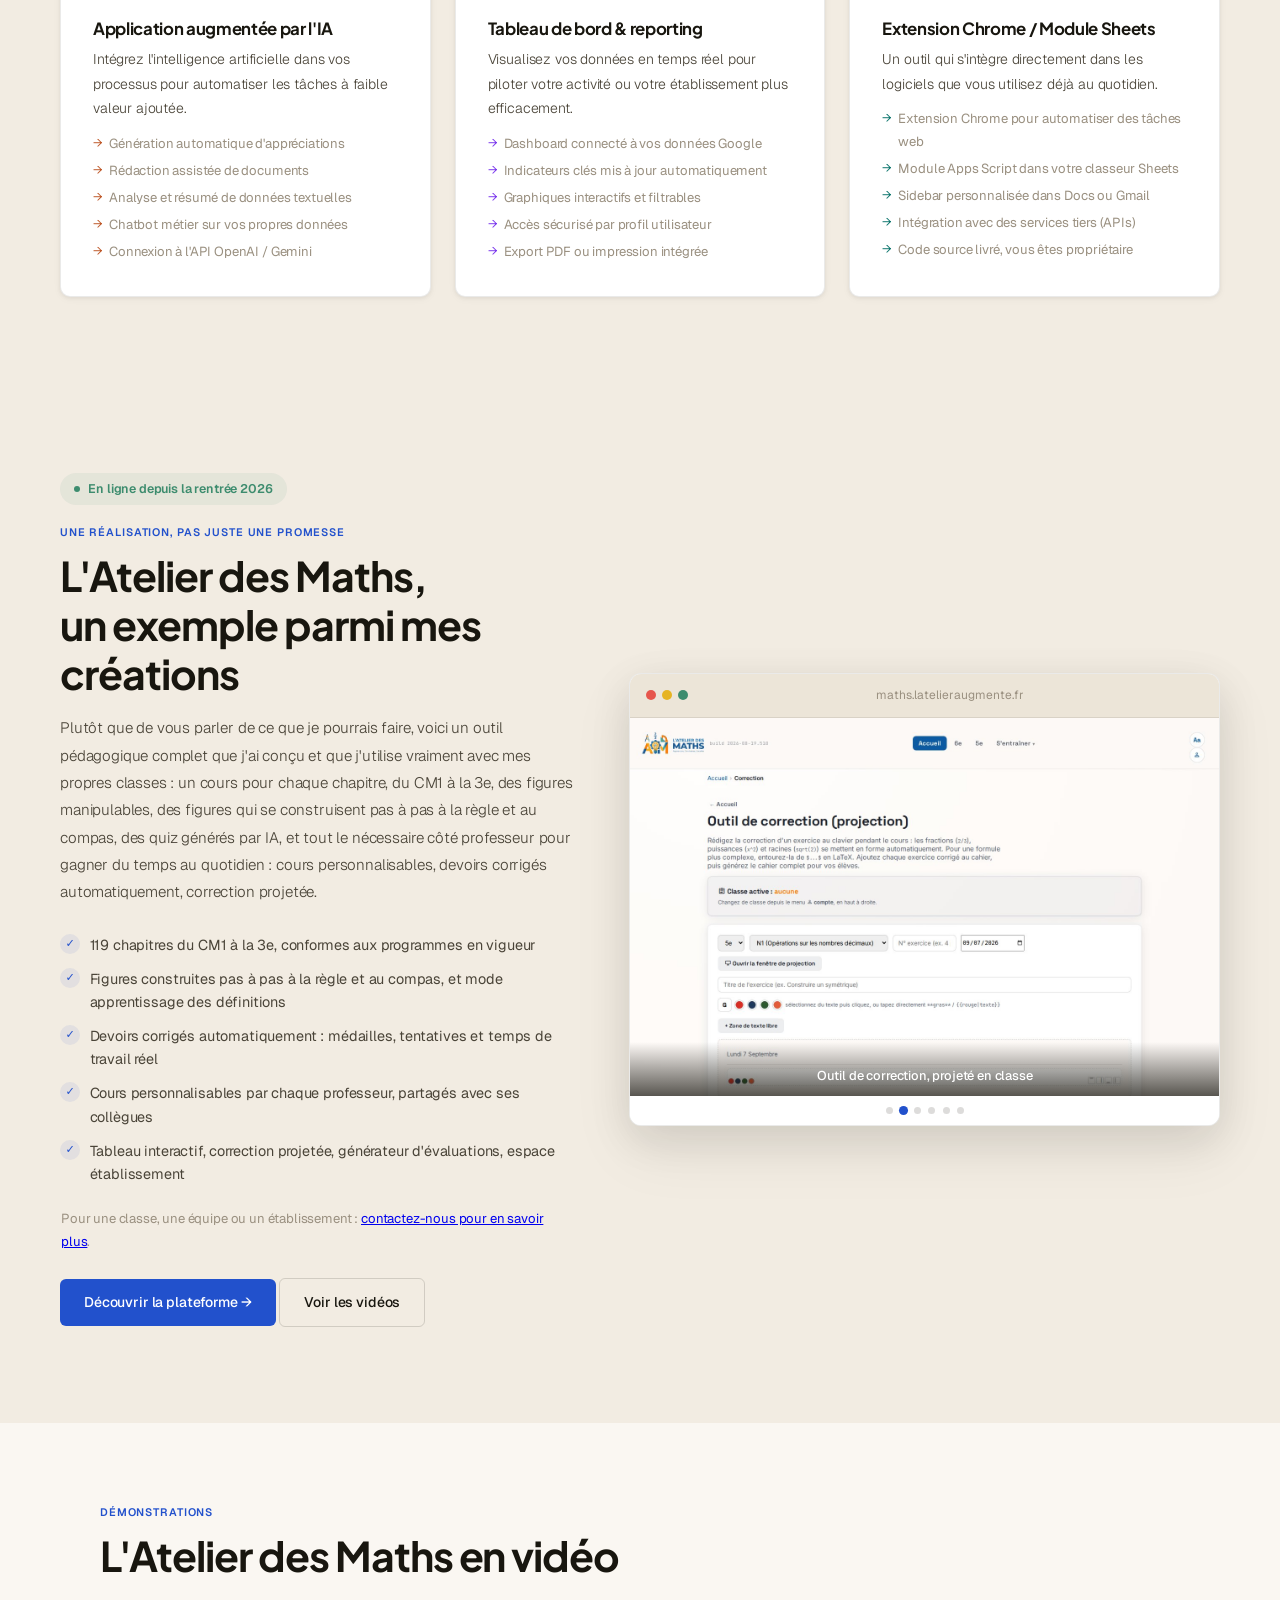
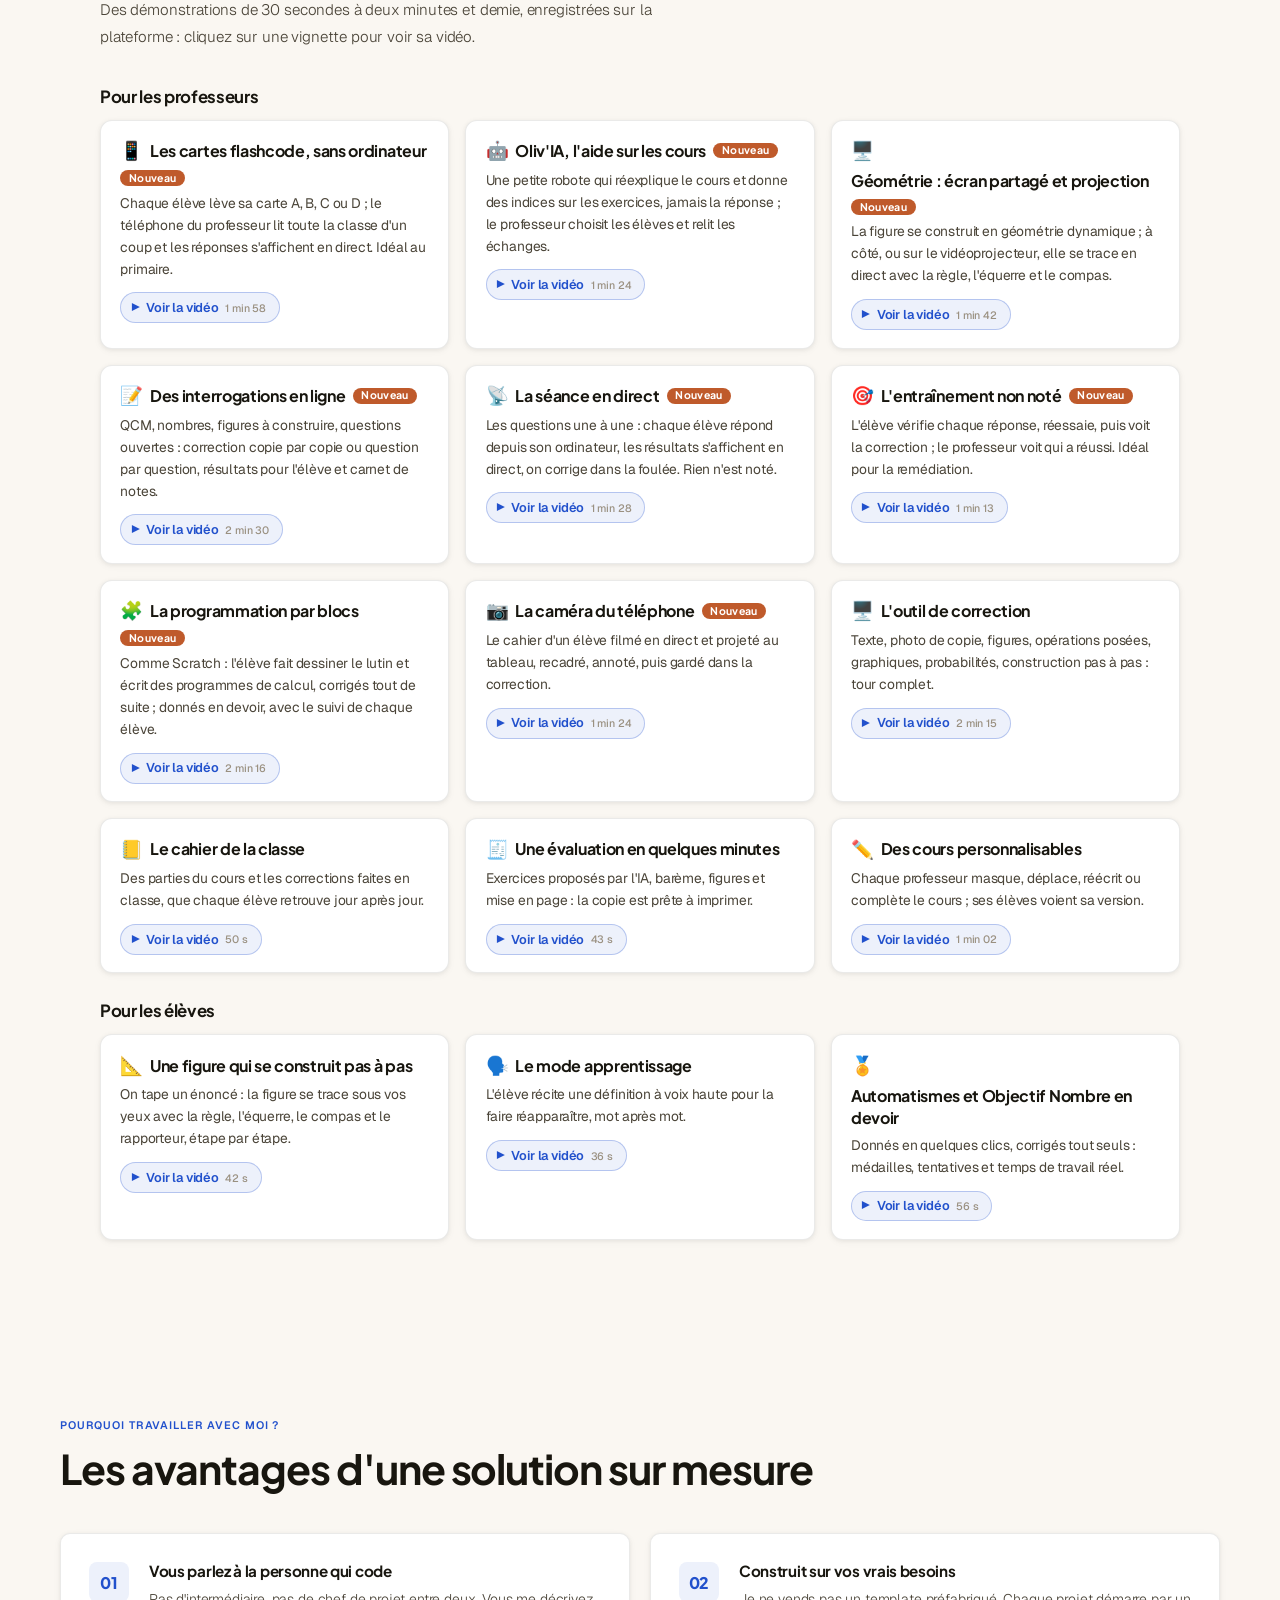
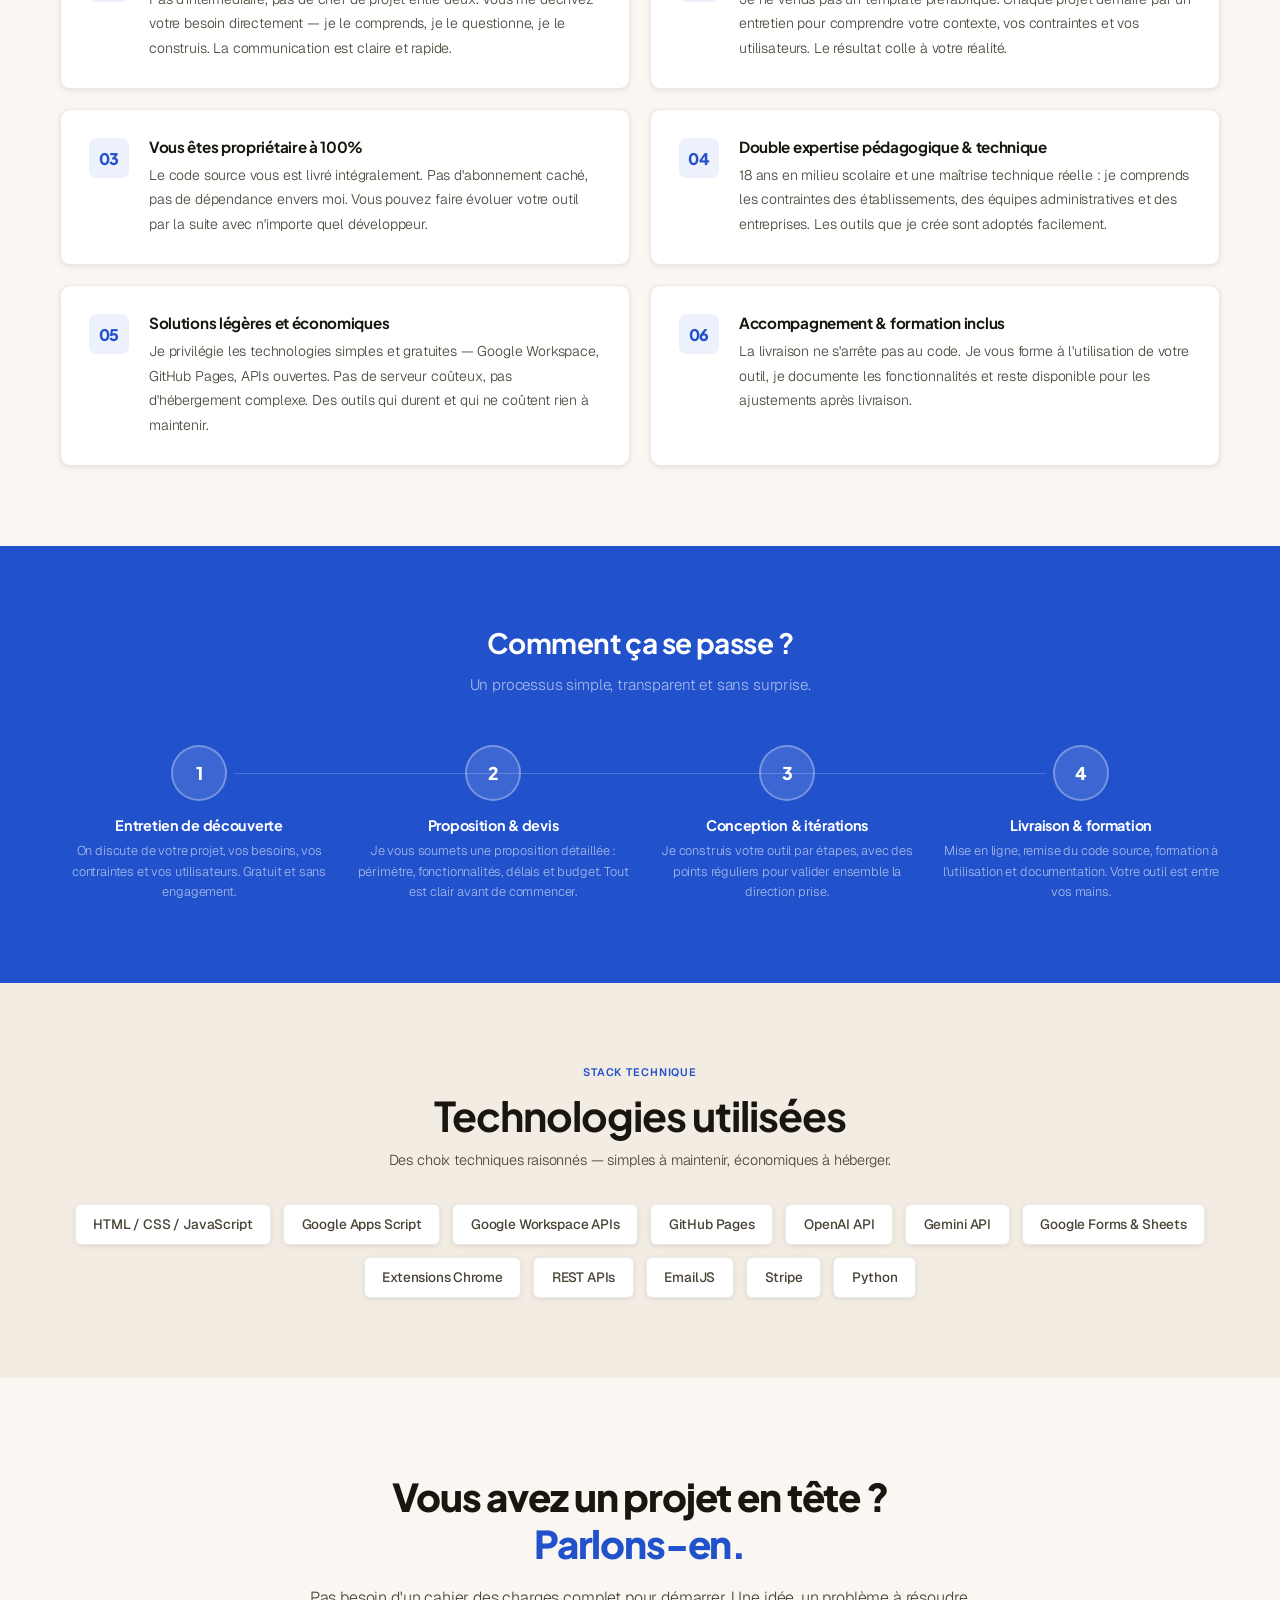
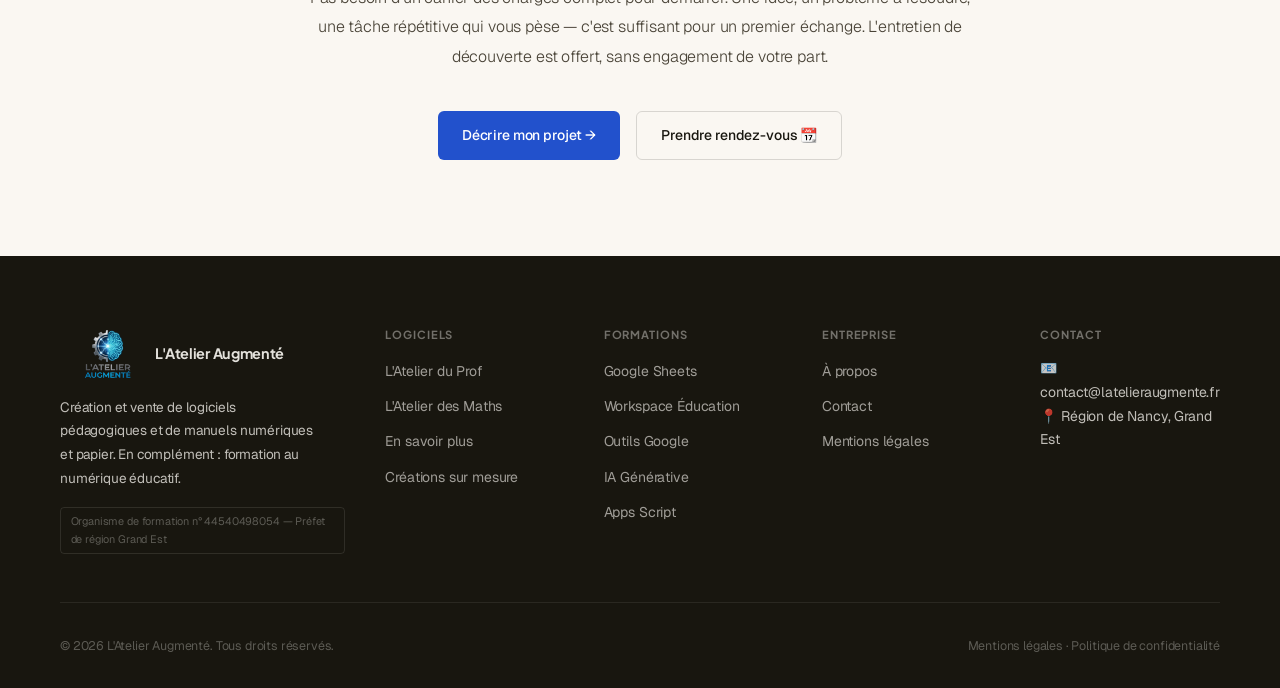
<file: creations.html>
<!DOCTYPE html>
<html lang="fr">
<head>
  <meta charset="UTF-8">
  <meta name="viewport" content="width=device-width, initial-scale=1.0">
  <title>Sites & Applications sur mesure — L'Atelier Augmenté</title>
  <meta name="description" content="Sites vitrines, applications Google Workspace et outils sur mesure pour établissements scolaires et entreprises, comme la plateforme L'Atelier des Maths.">
  <link rel="canonical" href="https://www.latelieraugmente.fr/creations.html">
  <meta property="og:type" content="website">
  <meta property="og:site_name" content="L'Atelier Augmenté">
  <meta property="og:locale" content="fr_FR">
  <meta property="og:title" content="Sites &amp; Applications sur mesure — L'Atelier Augmenté">
  <meta property="og:description" content="Sites vitrines, applications Google Workspace et outils sur mesure pour établissements scolaires et entreprises, comme la plateforme L'Atelier des Maths.">
  <meta property="og:url" content="https://www.latelieraugmente.fr/creations.html">
  <meta property="og:image" content="https://www.latelieraugmente.fr/og-image.png">
  <meta name="twitter:card" content="summary_large_image">
  <link rel="icon" type="image/x-icon" href="favicon.ico">
  <link rel="icon" type="image/png" sizes="32x32" href="favicon-32.png">
  <link rel="icon" type="image/png" sizes="16x16" href="favicon-16.png">
  <link rel="preconnect" href="https://fonts.googleapis.com">
  <link rel="preconnect" href="https://fonts.gstatic.com" crossorigin>
  <link href="https://fonts.googleapis.com/css2?family=Plus+Jakarta+Sans:wght@400;500;600;700;800&family=Geist:wght@300;400;500&display=swap" rel="stylesheet">
  <link rel="stylesheet" href="shared.css">
  <style>

    /* ── Hero spécifique ── */
    .hero-creation {
      background: linear-gradient(135deg, #0d1a4a 0%, #2251cc 50%, #1a9cdb 100%);
      padding: 9rem 2.5rem 5rem;
      text-align: center;
      position: relative;
      overflow: hidden;
    }
    .hero-creation::before {
      content: '';
      position: absolute; inset: 0;
      background: radial-gradient(ellipse at 70% 50%, rgba(26,156,219,0.25) 0%, transparent 60%),
                  radial-gradient(ellipse at 20% 80%, rgba(34,81,204,0.3) 0%, transparent 50%);
      pointer-events: none;
    }
    .hero-creation .page-tag {
      background: rgba(255,255,255,0.12);
      color: rgba(255,255,255,0.8);
      border: 1px solid rgba(255,255,255,0.2);
    }
    .hero-creation h1 { color: #fff; font-size: clamp(2rem, 5vw, 3rem); }
    .hero-creation .lead { color: rgba(255,255,255,0.75); max-width: 660px; margin: 0 auto 2rem; }

    /* ── Phrase d'accroche centrale ── */
    .accroche {
      max-width: 860px; margin: 0 auto;
      padding: 5rem 2.5rem;
      text-align: center;
    }
    .accroche-quote {
      font-family: 'Plus Jakarta Sans', sans-serif;
      font-size: clamp(1.4rem, 3vw, 2rem);
      font-weight: 700;
      color: var(--ink);
      line-height: 1.4;
      letter-spacing: -0.03em;
      margin-bottom: 1.5rem;
    }
    .accroche-quote span { color: var(--blue); }
    .accroche p {
      font-size: 1rem; color: var(--ink-mid);
      font-weight: 300; line-height: 1.85;
      max-width: 640px; margin: 0 auto 2rem;
    }

    /* ── Ce que je crée ── */
    .what-section {
      background: var(--bg-alt);
      padding: 5rem 2.5rem;
    }
    .what-inner { max-width: 1160px; margin: 0 auto; }
    .what-grid {
      display: grid;
      grid-template-columns: repeat(3, 1fr);
      gap: 1.5rem;
      margin-top: 2.5rem;
    }
    .what-card {
      background: var(--bg-card);
      border: 1px solid var(--border);
      border-radius: 10px;
      padding: 2rem;
      box-shadow: var(--sh-sm);
      transition: box-shadow 0.22s, transform 0.22s;
      position: relative;
      overflow: hidden;
    }
    .what-card::before {
      content: '';
      position: absolute; top: 0; left: 0; right: 0;
      height: 3px;
      background: var(--card-accent, var(--blue));
    }
    .what-card:hover { box-shadow: var(--sh-md); transform: translateY(-4px); }
    .what-icon {
      font-size: 2rem; margin-bottom: 1rem; display: block;
    }
    .what-card h3 {
      font-size: 1.05rem; font-weight: 700;
      margin-bottom: 0.5rem; color: var(--ink);
    }
    .what-card p {
      font-size: 0.875rem; color: var(--ink-mid);
      line-height: 1.75; font-weight: 300;
    }
    .what-card ul {
      list-style: none; margin-top: 0.75rem;
      display: flex; flex-direction: column; gap: 0.3rem;
    }
    .what-card ul li {
      font-size: 0.82rem; color: var(--ink-light);
      padding-left: 1rem; position: relative;
    }
    .what-card ul li::before {
      content: '→';
      position: absolute; left: 0;
      color: var(--card-accent, var(--blue));
      font-size: 0.75rem;
    }

    /* ── Avantages ── */
    .avantages {
      padding: 5rem 2.5rem;
      max-width: 1160px;
      margin: 0 auto;
    }
    .avantages-grid {
      display: grid;
      grid-template-columns: repeat(2, 1fr);
      gap: 1.25rem;
      margin-top: 2.5rem;
    }
    .avantage-card {
      display: flex; gap: 1.25rem;
      align-items: flex-start;
      background: var(--bg-card);
      border: 1px solid var(--border);
      border-radius: 10px;
      padding: 1.75rem;
      box-shadow: var(--sh-sm);
      transition: box-shadow 0.2s, transform 0.2s;
    }
    .avantage-card:hover { box-shadow: var(--sh-md); transform: translateY(-3px); }
    .avantage-num {
      flex-shrink: 0;
      width: 40px; height: 40px;
      border-radius: 8px;
      background: var(--blue-dim);
      color: var(--blue);
      font-family: 'Plus Jakarta Sans', sans-serif;
      font-size: 1rem; font-weight: 800;
      display: flex; align-items: center; justify-content: center;
    }
    .avantage-card h4 {
      font-size: 0.95rem; font-weight: 700;
      margin-bottom: 0.4rem; color: var(--ink);
    }
    .avantage-card p {
      font-size: 0.875rem; color: var(--ink-mid);
      line-height: 1.75; font-weight: 300;
    }

    /* ── Processus ── */
    .process {
      background: var(--blue);
      padding: 5rem 2.5rem;
    }
    .process-inner { max-width: 1160px; margin: 0 auto; }
    .process h2 {
      color: #fff; text-align: center;
      font-size: 1.75rem; font-weight: 700;
      margin-bottom: 0.75rem;
    }
    .process .process-sub {
      text-align: center;
      color: rgba(255,255,255,0.6);
      font-size: 0.95rem; font-weight: 300;
      margin-bottom: 3rem;
    }
    .process-steps {
      display: grid;
      grid-template-columns: repeat(4, 1fr);
      gap: 1rem;
      position: relative;
    }
    .process-steps::before {
      content: '';
      position: absolute;
      top: 28px; left: 15%; right: 15%;
      height: 1px;
      background: rgba(255,255,255,0.2);
    }
    .step {
      text-align: center;
      position: relative;
    }
    .step-num {
      width: 56px; height: 56px;
      border-radius: 50%;
      background: rgba(255,255,255,0.12);
      border: 2px solid rgba(255,255,255,0.3);
      color: #fff;
      font-family: 'Plus Jakarta Sans', sans-serif;
      font-size: 1.1rem; font-weight: 800;
      display: flex; align-items: center; justify-content: center;
      margin: 0 auto 1rem;
      position: relative; z-index: 1;
    }
    .step h4 {
      color: #fff; font-size: 0.9rem; font-weight: 700;
      margin-bottom: 0.4rem;
    }
    .step p {
      color: rgba(255,255,255,0.6);
      font-size: 0.8rem; line-height: 1.6; font-weight: 300;
    }

    /* ── Techno ── */
    .techno {
      padding: 5rem 2.5rem;
      background: var(--bg-alt);
    }
    .techno-inner { max-width: 1160px; margin: 0 auto; }
    .techno-grid {
      display: flex; flex-wrap: wrap;
      gap: 0.75rem; margin-top: 2rem;
      justify-content: center;
    }
    .techno-badge {
      background: var(--bg-card);
      border: 1px solid var(--border);
      border-radius: 6px;
      padding: 0.5rem 1.1rem;
      font-size: 0.85rem; font-weight: 500;
      color: var(--ink-mid);
      box-shadow: var(--sh-sm);
      transition: border-color 0.2s, color 0.2s;
    }
    .techno-badge:hover { border-color: var(--blue); color: var(--blue); }

    /* ── CTA final ── */
    .cta-final {
      padding: 6rem 2.5rem;
      text-align: center;
      max-width: 760px;
      margin: 0 auto;
    }
    .cta-final h2 {
      font-size: clamp(1.75rem, 3vw, 2.4rem);
      font-weight: 800; letter-spacing: -0.03em;
      color: var(--ink); margin-bottom: 1rem;
      line-height: 1.2;
    }
    .cta-final h2 span { color: var(--blue); }
    .cta-final p {
      font-size: 1rem; color: var(--ink-mid);
      font-weight: 300; line-height: 1.85;
      margin-bottom: 2.5rem;
    }
    .cta-btns {
      display: flex; gap: 1rem;
      justify-content: center; flex-wrap: wrap;
    }

    @media (max-width: 860px) {
      .what-grid { grid-template-columns: 1fr 1fr; }
      .avantages-grid { grid-template-columns: 1fr; }
      .process-steps { grid-template-columns: 1fr 1fr; }
      .process-steps::before { display: none; }
      .hero-creation { padding: 7rem 1.25rem 4rem; }
      .accroche, .what-section, .avantages, .techno { padding-left: 1.25rem; padding-right: 1.25rem; }
      .process { padding-left: 1.25rem; padding-right: 1.25rem; }
    }
    @media (max-width: 540px) {
      .what-grid { grid-template-columns: 1fr; }
      .process-steps { grid-template-columns: 1fr; }
    }
  </style>
</head>
<body>

<div id="site-header"></div>

<!-- ── HERO ── -->
<section class="hero-creation">
  <span class="page-tag reveal">Développement web & applications</span>
  <h1 class="reveal d1">Des outils <span style="color:#1a9cdb">qui vous ressemblent</span></h1>
  <p class="lead reveal d2">
    Un site vitrine, une application métier, un outil interne sur mesure —
    conçu avec vous, pour vos besoins réels, sans superflu.
  </p>
  <a href="contact.html" class="btn btn-primary reveal d3"
     style="background:#fff;color:#2251cc;font-weight:700;">
    Parlez-moi de votre projet →
  </a>
</section>

<!-- ── ACCROCHE ── -->
<section class="accroche">
  <p class="accroche-quote reveal">
    Vous avez une idée, un besoin, un problème à résoudre —
    <span>transformons-le en outil concret.</span>
  </p>
  <p class="reveal d1">
    Les logiciels génériques ne s'adaptent pas toujours à votre réalité.
    Parfois, la solution idéale n'existe pas encore — il faut la créer.
    Qu'il s'agisse d'automatiser une tâche répétitive, de centraliser des données
    éparpillées ou de proposer une expérience en ligne à vos clients,
    je conçois des solutions sur mesure, légères et maintenables.
  </p>
  <a href="contact.html" class="btn btn-outline reveal d2">Discutons de votre projet</a>
</section>

<!-- ── CE QUE JE CRÉE ── -->
<section class="what-section">
  <div class="what-inner">
    <span class="section-tag reveal">Mes réalisations</span>
    <h2 class="section-title reveal d1">Ce que je peux créer pour vous</h2>

    <div class="what-grid">

      <div class="what-card reveal" style="--card-accent:#2251cc">
        <span class="what-icon">🌐</span>
        <h3>Site vitrine professionnel</h3>
        <p>Un site rapide, élégant et optimisé qui reflète votre image et convertit vos visiteurs en clients.</p>
        <ul>
          <li>Design personnalisé selon votre charte</li>
          <li>Responsive mobile & tablette</li>
          <li>Formulaire de contact & prise de RDV</li>
          <li>Référencement SEO de base inclus</li>
          <li>Hébergement simple & économique</li>
        </ul>
      </div>

      <div class="what-card reveal d1" style="--card-accent:#1a9cdb">
        <span class="what-icon">⚙️</span>
        <h3>Application Google Workspace</h3>
        <p>Des outils sur mesure directement intégrés dans votre environnement Google — sans abonnement supplémentaire.</p>
        <ul>
          <li>Système de publipostage automatisé</li>
          <li>Gestion de dossiers et documents</li>
          <li>Formulaires intelligents avec workflow</li>
          <li>Tableaux de bord de suivi dynamiques</li>
          <li>Notifications et alertes automatiques</li>
        </ul>
      </div>

      <div class="what-card reveal d2" style="--card-accent:#3d8c6e">
        <span class="what-icon">🛠️</span>
        <h3>Outil interne sur mesure</h3>
        <p>Une application web dédiée à un besoin précis de votre établissement ou de votre entreprise.</p>
        <ul>
          <li>Gestion des inscriptions ou adhérents</li>
          <li>Suivi de projet ou de planning</li>
          <li>Portail de ressources partagées</li>
          <li>Interface de saisie simplifiée</li>
          <li>Export automatique PDF ou Sheets</li>
        </ul>
      </div>

      <div class="what-card reveal d1" style="--card-accent:#bf5a2b">
        <span class="what-icon">🤖</span>
        <h3>Application augmentée par l'IA</h3>
        <p>Intégrez l'intelligence artificielle dans vos processus pour automatiser les tâches à faible valeur ajoutée.</p>
        <ul>
          <li>Génération automatique d'appréciations</li>
          <li>Rédaction assistée de documents</li>
          <li>Analyse et résumé de données textuelles</li>
          <li>Chatbot métier sur vos propres données</li>
          <li>Connexion à l'API OpenAI / Gemini</li>
        </ul>
      </div>

      <div class="what-card reveal d2" style="--card-accent:#7c3aed">
        <span class="what-icon">📊</span>
        <h3>Tableau de bord & reporting</h3>
        <p>Visualisez vos données en temps réel pour piloter votre activité ou votre établissement plus efficacement.</p>
        <ul>
          <li>Dashboard connecté à vos données Google</li>
          <li>Indicateurs clés mis à jour automatiquement</li>
          <li>Graphiques interactifs et filtrables</li>
          <li>Accès sécurisé par profil utilisateur</li>
          <li>Export PDF ou impression intégrée</li>
        </ul>
      </div>

      <div class="what-card reveal d3" style="--card-accent:#0f766e">
        <span class="what-icon">📱</span>
        <h3>Extension Chrome / Module Sheets</h3>
        <p>Un outil qui s'intègre directement dans les logiciels que vous utilisez déjà au quotidien.</p>
        <ul>
          <li>Extension Chrome pour automatiser des tâches web</li>
          <li>Module Apps Script dans votre classeur Sheets</li>
          <li>Sidebar personnalisée dans Docs ou Gmail</li>
          <li>Intégration avec des services tiers (APIs)</li>
          <li>Code source livré, vous êtes propriétaire</li>
        </ul>
      </div>

    </div>
  </div>
</section>

<!-- PROJET PHARE : L'ATELIER DES MATHS -->
<section class="featured">
  <div class="featured-inner">
    <div class="featured-copy">
      <span class="featured-badge reveal">En ligne depuis la rentrée 2026</span>
      <span class="section-tag reveal d1">Une réalisation, pas juste une promesse</span>
      <h2 class="section-title reveal d1">L'Atelier des Maths,<br>un exemple parmi mes créations</h2>
      <p class="section-sub reveal d2">
        Plutôt que de vous parler de ce que je pourrais faire, voici un outil pédagogique complet que j'ai conçu
        et que j'utilise vraiment avec mes propres classes : un cours pour chaque chapitre, du CM1 à la 3e,
        des figures manipulables, des figures qui se construisent pas à pas à la règle et au compas, des quiz générés par IA, et tout le nécessaire
        côté professeur pour gagner du temps au quotidien : cours personnalisables, devoirs corrigés automatiquement, correction projetée.
      </p>
      <ul class="featured-list reveal d2">
        <li>119 chapitres du CM1 à la 3e, conformes aux programmes en vigueur</li>
        <li>Figures construites pas à pas à la règle et au compas, et mode apprentissage des définitions</li>
        <li>Devoirs corrigés automatiquement : médailles, tentatives et temps de travail réel</li>
        <li>Cours personnalisables par chaque professeur, partagés avec ses collègues</li>
        <li>Tableau interactif, correction projetée, générateur d'évaluations, espace établissement</li>
      </ul>
      <p class="featured-roadmap reveal d2">Pour une classe, une équipe ou un établissement : <a href="contact.html">contactez-nous pour en savoir plus</a>.</p>
      <a href="https://maths.latelieraugmente.fr" target="_blank" rel="noopener" class="btn btn-primary reveal d3">Découvrir la plateforme →</a>
      <a href="#atelier-maths-videos" class="btn btn-outline reveal d3">Voir les vidéos</a>
    </div>
    <div class="browser-mockup browser-mockup-carousel reveal d1">
      <div class="browser-mockup-bar">
        <div class="browser-mockup-dots"><span></span><span></span><span></span></div>
        <div class="browser-mockup-url">maths.latelieraugmente.fr</div>
      </div>
      <a href="https://maths.latelieraugmente.fr" target="_blank" rel="noopener" class="carousel-viewport" style="display:block;">
        <div class="carousel-slide active">
          <img src="img/atelier-maths-accueil.jpg" alt="Page d'accueil de L'Atelier des Maths" loading="lazy">
          <div class="carousel-caption">Page d'accueil</div>
        </div>
        <div class="carousel-slide">
          <img src="img/atelier-maths-correction.jpg" alt="Outil de correction projetée en classe" loading="lazy">
          <div class="carousel-caption">Outil de correction, projeté en classe</div>
        </div>
        <div class="carousel-slide">
          <img src="img/atelier-maths-tableau.jpg" alt="Tableau interactif de géométrie" loading="lazy">
          <div class="carousel-caption">Tableau interactif (géométrie)</div>
        </div>
        <div class="carousel-slide">
          <img src="img/atelier-maths-cahier.jpg" alt="Cahier de corrections numérique" loading="lazy">
          <div class="carousel-caption">Cahier de corrections numérique</div>
        </div>
        <div class="carousel-slide">
          <img src="img/atelier-maths-objectif-nombre.jpg" alt="Jeu Objectif Nombre" loading="lazy">
          <div class="carousel-caption">Objectif Nombre</div>
        </div>
        <div class="carousel-slide">
          <img src="img/atelier-maths-automatismes.jpg" alt="Page des automatismes de calcul" loading="lazy">
          <div class="carousel-caption">Automatismes de calcul</div>
        </div>
      </a>
      <div class="carousel-dots">
        <button class="carousel-dot active" aria-label="Page d'accueil"></button>
        <button class="carousel-dot" aria-label="Outil de correction"></button>
        <button class="carousel-dot" aria-label="Tableau interactif"></button>
        <button class="carousel-dot" aria-label="Cahier de corrections"></button>
        <button class="carousel-dot" aria-label="Objectif Nombre"></button>
        <button class="carousel-dot" aria-label="Automatismes"></button>
      </div>
    </div>
  </div>
</section>

<!-- L'ATELIER DES MATHS EN VIDÉO (fichiers servis par maths.latelieraugmente.fr, chargés seulement à la lecture) -->
<section class="videos" id="atelier-maths-videos">
  <div class="wrap">
    <span class="section-tag reveal">Démonstrations</span>
    <h2 class="section-title reveal d1">L'Atelier des Maths en vidéo</h2>
    <p class="section-sub reveal d2">Des démonstrations de 30 secondes à deux minutes et demie, enregistrées sur la plateforme : cliquez sur une vignette pour voir sa vidéo.</p>
    <!-- Vidéos en accordéon dans les vignettes -- demandé : "Fais pareil sur le site de l'atelier augmenté" (comme
         la page d'accueil de L'Atelier des Maths). Un clic sur une vignette ouvre sa vidéo sur toute la largeur
         (une seule à la fois) ; fichiers servis par maths.latelieraugmente.fr, chargés seulement à l'ouverture. -->
    <h3 class="av-group reveal">Pour les professeurs</h3>
    <div class="av-grid">
        <div class="av-tile reveal" data-video="cartes-flashcode" data-v="" tabindex="0" role="button" aria-expanded="false">
          <div class="av-txt">
            <h3><span class="av-ico" aria-hidden="true">📱</span>Les cartes flashcode, sans ordinateur <span class="av-new">Nouveau</span></h3>
            <p>Chaque élève lève sa carte A, B, C ou D ; le téléphone du professeur lit toute la classe d'un coup et les réponses s'affichent en direct. Idéal au primaire.</p>
            <span class="av-btn"><span class="av-play" aria-hidden="true">▶</span> Voir la vidéo <small>1 min 58</small></span>
          </div>
        </div>
        <div class="av-tile reveal" data-video="olivia" data-v="" tabindex="0" role="button" aria-expanded="false">
          <div class="av-txt">
            <h3><span class="av-ico" aria-hidden="true">🤖</span>Oliv'IA, l'aide sur les cours <span class="av-new">Nouveau</span></h3>
            <p>Une petite robote qui réexplique le cours et donne des indices sur les exercices, jamais la réponse ; le professeur choisit les élèves et relit les échanges.</p>
            <span class="av-btn"><span class="av-play" aria-hidden="true">▶</span> Voir la vidéo <small>1 min 24</small></span>
          </div>
        </div>
        <div class="av-tile reveal" data-video="ecran-partage" data-v="" tabindex="0" role="button" aria-expanded="false">
          <div class="av-txt">
            <h3><span class="av-ico" aria-hidden="true">🖥️</span>Géométrie : écran partagé et projection <span class="av-new">Nouveau</span></h3>
            <p>La figure se construit en géométrie dynamique ; à côté, ou sur le vidéoprojecteur, elle se trace en direct avec la règle, l'équerre et le compas.</p>
            <span class="av-btn"><span class="av-play" aria-hidden="true">▶</span> Voir la vidéo <small>1 min 42</small></span>
          </div>
        </div>
        <div class="av-tile reveal" data-video="interrogations-en-ligne" data-v="" tabindex="0" role="button" aria-expanded="false">
          <div class="av-txt">
            <h3><span class="av-ico" aria-hidden="true">📝</span>Des interrogations en ligne <span class="av-new">Nouveau</span></h3>
            <p>QCM, nombres, figures à construire, questions ouvertes : correction copie par copie ou question par question, résultats pour l'élève et carnet de notes.</p>
            <span class="av-btn"><span class="av-play" aria-hidden="true">▶</span> Voir la vidéo <small>2 min 30</small></span>
          </div>
        </div>
        <div class="av-tile reveal" data-video="seance-en-direct" data-v="" tabindex="0" role="button" aria-expanded="false">
          <div class="av-txt">
            <h3><span class="av-ico" aria-hidden="true">📡</span>La séance en direct <span class="av-new">Nouveau</span></h3>
            <p>Les questions une à une : chaque élève répond depuis son ordinateur, les résultats s'affichent en direct, on corrige dans la foulée. Rien n'est noté.</p>
            <span class="av-btn"><span class="av-play" aria-hidden="true">▶</span> Voir la vidéo <small>1 min 28</small></span>
          </div>
        </div>
        <div class="av-tile reveal" data-video="entrainement-non-note" data-v="" tabindex="0" role="button" aria-expanded="false">
          <div class="av-txt">
            <h3><span class="av-ico" aria-hidden="true">🎯</span>L'entraînement non noté <span class="av-new">Nouveau</span></h3>
            <p>L'élève vérifie chaque réponse, réessaie, puis voit la correction ; le professeur voit qui a réussi. Idéal pour la remédiation.</p>
            <span class="av-btn"><span class="av-play" aria-hidden="true">▶</span> Voir la vidéo <small>1 min 13</small></span>
          </div>
        </div>
        <div class="av-tile reveal" data-video="programmation-par-blocs" data-v="" tabindex="0" role="button" aria-expanded="false">
          <div class="av-txt">
            <h3><span class="av-ico" aria-hidden="true">🧩</span>La programmation par blocs <span class="av-new">Nouveau</span></h3>
            <p>Comme Scratch : l'élève fait dessiner le lutin et écrit des programmes de calcul, corrigés tout de suite ; donnés en devoir, avec le suivi de chaque élève.</p>
            <span class="av-btn"><span class="av-play" aria-hidden="true">▶</span> Voir la vidéo <small>2 min 16</small></span>
          </div>
        </div>
        <div class="av-tile reveal" data-video="camera-du-telephone" data-v="" tabindex="0" role="button" aria-expanded="false">
          <div class="av-txt">
            <h3><span class="av-ico" aria-hidden="true">📷</span>La caméra du téléphone <span class="av-new">Nouveau</span></h3>
            <p>Le cahier d'un élève filmé en direct et projeté au tableau, recadré, annoté, puis gardé dans la correction.</p>
            <span class="av-btn"><span class="av-play" aria-hidden="true">▶</span> Voir la vidéo <small>1 min 24</small></span>
          </div>
        </div>
        <div class="av-tile reveal" data-video="outils-de-correction" data-v="2" tabindex="0" role="button" aria-expanded="false">
          <div class="av-txt">
            <h3><span class="av-ico" aria-hidden="true">🖥️</span>L'outil de correction</h3>
            <p>Texte, photo de copie, figures, opérations posées, graphiques, probabilités, construction pas à pas : tour complet.</p>
            <span class="av-btn"><span class="av-play" aria-hidden="true">▶</span> Voir la vidéo <small>2 min 15</small></span>
          </div>
        </div>
        <div class="av-tile reveal" data-video="cahier-de-la-classe" data-v="2" tabindex="0" role="button" aria-expanded="false">
          <div class="av-txt">
            <h3><span class="av-ico" aria-hidden="true">📒</span>Le cahier de la classe</h3>
            <p>Des parties du cours et les corrections faites en classe, que chaque élève retrouve jour après jour.</p>
            <span class="av-btn"><span class="av-play" aria-hidden="true">▶</span> Voir la vidéo <small>50 s</small></span>
          </div>
        </div>
        <div class="av-tile reveal" data-video="creer-une-evaluation" data-v="2" tabindex="0" role="button" aria-expanded="false">
          <div class="av-txt">
            <h3><span class="av-ico" aria-hidden="true">🧾</span>Une évaluation en quelques minutes</h3>
            <p>Exercices proposés par l'IA, barème, figures et mise en page : la copie est prête à imprimer.</p>
            <span class="av-btn"><span class="av-play" aria-hidden="true">▶</span> Voir la vidéo <small>43 s</small></span>
          </div>
        </div>
        <div class="av-tile reveal" data-video="personnaliser-les-cours" data-v="" tabindex="0" role="button" aria-expanded="false">
          <div class="av-txt">
            <h3><span class="av-ico" aria-hidden="true">✏️</span>Des cours personnalisables</h3>
            <p>Chaque professeur masque, déplace, réécrit ou complète le cours ; ses élèves voient sa version.</p>
            <span class="av-btn"><span class="av-play" aria-hidden="true">▶</span> Voir la vidéo <small>1 min 02</small></span>
          </div>
        </div>
    </div>
    <h3 class="av-group reveal">Pour les élèves</h3>
    <div class="av-grid">
        <div class="av-tile reveal" data-video="construction-animee" data-v="2" tabindex="0" role="button" aria-expanded="false">
          <div class="av-txt">
            <h3><span class="av-ico" aria-hidden="true">📐</span>Une figure qui se construit pas à pas</h3>
            <p>On tape un énoncé : la figure se trace sous vos yeux avec la règle, l'équerre, le compas et le rapporteur, étape par étape.</p>
            <span class="av-btn"><span class="av-play" aria-hidden="true">▶</span> Voir la vidéo <small>42 s</small></span>
          </div>
        </div>
        <div class="av-tile reveal" data-video="mode-apprentissage" data-v="" tabindex="0" role="button" aria-expanded="false">
          <div class="av-txt">
            <h3><span class="av-ico" aria-hidden="true">🗣️</span>Le mode apprentissage</h3>
            <p>L'élève récite une définition à voix haute pour la faire réapparaître, mot après mot.</p>
            <span class="av-btn"><span class="av-play" aria-hidden="true">▶</span> Voir la vidéo <small>36 s</small></span>
          </div>
        </div>
        <div class="av-tile reveal" data-video="devoirs-automatismes-objectif-nombre" data-v="2" tabindex="0" role="button" aria-expanded="false">
          <div class="av-txt">
            <h3><span class="av-ico" aria-hidden="true">🏅</span>Automatismes et Objectif Nombre en devoir</h3>
            <p>Donnés en quelques clics, corrigés tout seuls : médailles, tentatives et temps de travail réel.</p>
            <span class="av-btn"><span class="av-play" aria-hidden="true">▶</span> Voir la vidéo <small>56 s</small></span>
          </div>
        </div>
    </div>
  </div>
</section>


<!-- ── AVANTAGES ── -->
<section style="padding:5rem 2.5rem; background: var(--bg);">
  <div class="avantages" style="padding:0; max-width:1160px; margin:0 auto;">
    <span class="section-tag reveal">Pourquoi travailler avec moi ?</span>
    <h2 class="section-title reveal d1">Les avantages d'une solution sur mesure</h2>

    <div class="avantages-grid">

      <div class="avantage-card reveal">
        <div class="avantage-num">01</div>
        <div>
          <h4>Vous parlez à la personne qui code</h4>
          <p>Pas d'intermédiaire, pas de chef de projet entre deux. Vous me décrivez votre besoin directement — je le comprends, je le questionne, je le construis. La communication est claire et rapide.</p>
        </div>
      </div>

      <div class="avantage-card reveal d1">
        <div class="avantage-num">02</div>
        <div>
          <h4>Construit sur vos vrais besoins</h4>
          <p>Je ne vends pas un template préfabriqué. Chaque projet démarre par un entretien pour comprendre votre contexte, vos contraintes et vos utilisateurs. Le résultat colle à votre réalité.</p>
        </div>
      </div>

      <div class="avantage-card reveal">
        <div class="avantage-num">03</div>
        <div>
          <h4>Vous êtes propriétaire à 100%</h4>
          <p>Le code source vous est livré intégralement. Pas d'abonnement caché, pas de dépendance envers moi. Vous pouvez faire évoluer votre outil par la suite avec n'importe quel développeur.</p>
        </div>
      </div>

      <div class="avantage-card reveal d1">
        <div class="avantage-num">04</div>
        <div>
          <h4>Double expertise pédagogique & technique</h4>
          <p>18 ans en milieu scolaire et une maîtrise technique réelle : je comprends les contraintes des établissements, des équipes administratives et des entreprises. Les outils que je crée sont adoptés facilement.</p>
        </div>
      </div>

      <div class="avantage-card reveal">
        <div class="avantage-num">05</div>
        <div>
          <h4>Solutions légères et économiques</h4>
          <p>Je privilégie les technologies simples et gratuites — Google Workspace, GitHub Pages, APIs ouvertes. Pas de serveur coûteux, pas d'hébergement complexe. Des outils qui durent et qui ne coûtent rien à maintenir.</p>
        </div>
      </div>

      <div class="avantage-card reveal d1">
        <div class="avantage-num">06</div>
        <div>
          <h4>Accompagnement & formation inclus</h4>
          <p>La livraison ne s'arrête pas au code. Je vous forme à l'utilisation de votre outil, je documente les fonctionnalités et reste disponible pour les ajustements après livraison.</p>
        </div>
      </div>

    </div>
  </div>
</section>

<!-- ── PROCESSUS ── -->
<section class="process">
  <div class="process-inner">
    <h2 class="reveal">Comment ça se passe ?</h2>
    <p class="process-sub reveal d1">Un processus simple, transparent et sans surprise.</p>

    <div class="process-steps">
      <div class="step reveal">
        <div class="step-num">1</div>
        <h4>Entretien de découverte</h4>
        <p>On discute de votre projet, vos besoins, vos contraintes et vos utilisateurs. Gratuit et sans engagement.</p>
      </div>
      <div class="step reveal d1">
        <div class="step-num">2</div>
        <h4>Proposition & devis</h4>
        <p>Je vous soumets une proposition détaillée : périmètre, fonctionnalités, délais et budget. Tout est clair avant de commencer.</p>
      </div>
      <div class="step reveal d2">
        <div class="step-num">3</div>
        <h4>Conception & itérations</h4>
        <p>Je construis votre outil par étapes, avec des points réguliers pour valider ensemble la direction prise.</p>
      </div>
      <div class="step reveal d3">
        <div class="step-num">4</div>
        <h4>Livraison & formation</h4>
        <p>Mise en ligne, remise du code source, formation à l'utilisation et documentation. Votre outil est entre vos mains.</p>
      </div>
    </div>
  </div>
</section>

<!-- ── TECHNOLOGIES ── -->
<section class="techno">
  <div class="techno-inner">
    <span class="section-tag reveal" style="display:block;text-align:center">Stack technique</span>
    <h2 class="section-title reveal d1" style="text-align:center;margin-bottom:0.5rem">Technologies utilisées</h2>
    <p style="text-align:center;color:var(--ink-mid);font-size:0.9rem;font-weight:300;margin-bottom:2rem;" class="reveal d2">
      Des choix techniques raisonnés — simples à maintenir, économiques à héberger.
    </p>
    <div class="techno-grid reveal d2">
      <span class="techno-badge">HTML / CSS / JavaScript</span>
      <span class="techno-badge">Google Apps Script</span>
      <span class="techno-badge">Google Workspace APIs</span>
      <span class="techno-badge">GitHub Pages</span>
      <span class="techno-badge">OpenAI API</span>
      <span class="techno-badge">Gemini API</span>
      <span class="techno-badge">Google Forms & Sheets</span>
      <span class="techno-badge">Extensions Chrome</span>
      <span class="techno-badge">REST APIs</span>
      <span class="techno-badge">EmailJS</span>
      <span class="techno-badge">Stripe</span>
      <span class="techno-badge">Python</span>
    </div>
  </div>
</section>

<!-- ── CTA FINAL ── -->
<section style="background:var(--bg);">
  <div class="cta-final">
    <h2 class="reveal">Vous avez un projet en tête ?<br><span>Parlons-en.</span></h2>
    <p class="reveal d1">
      Pas besoin d'un cahier des charges complet pour démarrer.
      Une idée, un problème à résoudre, une tâche répétitive qui vous pèse —
      c'est suffisant pour un premier échange. L'entretien de découverte est offert,
      sans engagement de votre part.
    </p>
    <div class="cta-btns reveal d2">
      <a href="contact.html" class="btn btn-primary">Décrire mon projet →</a>
      <a href="contact.html" class="btn btn-outline">Prendre rendez-vous 📆</a>
    </div>
  </div>
</section>

<div id="site-footer"></div>
<script src="shared.js"></script>
</body>
</html>
</file>
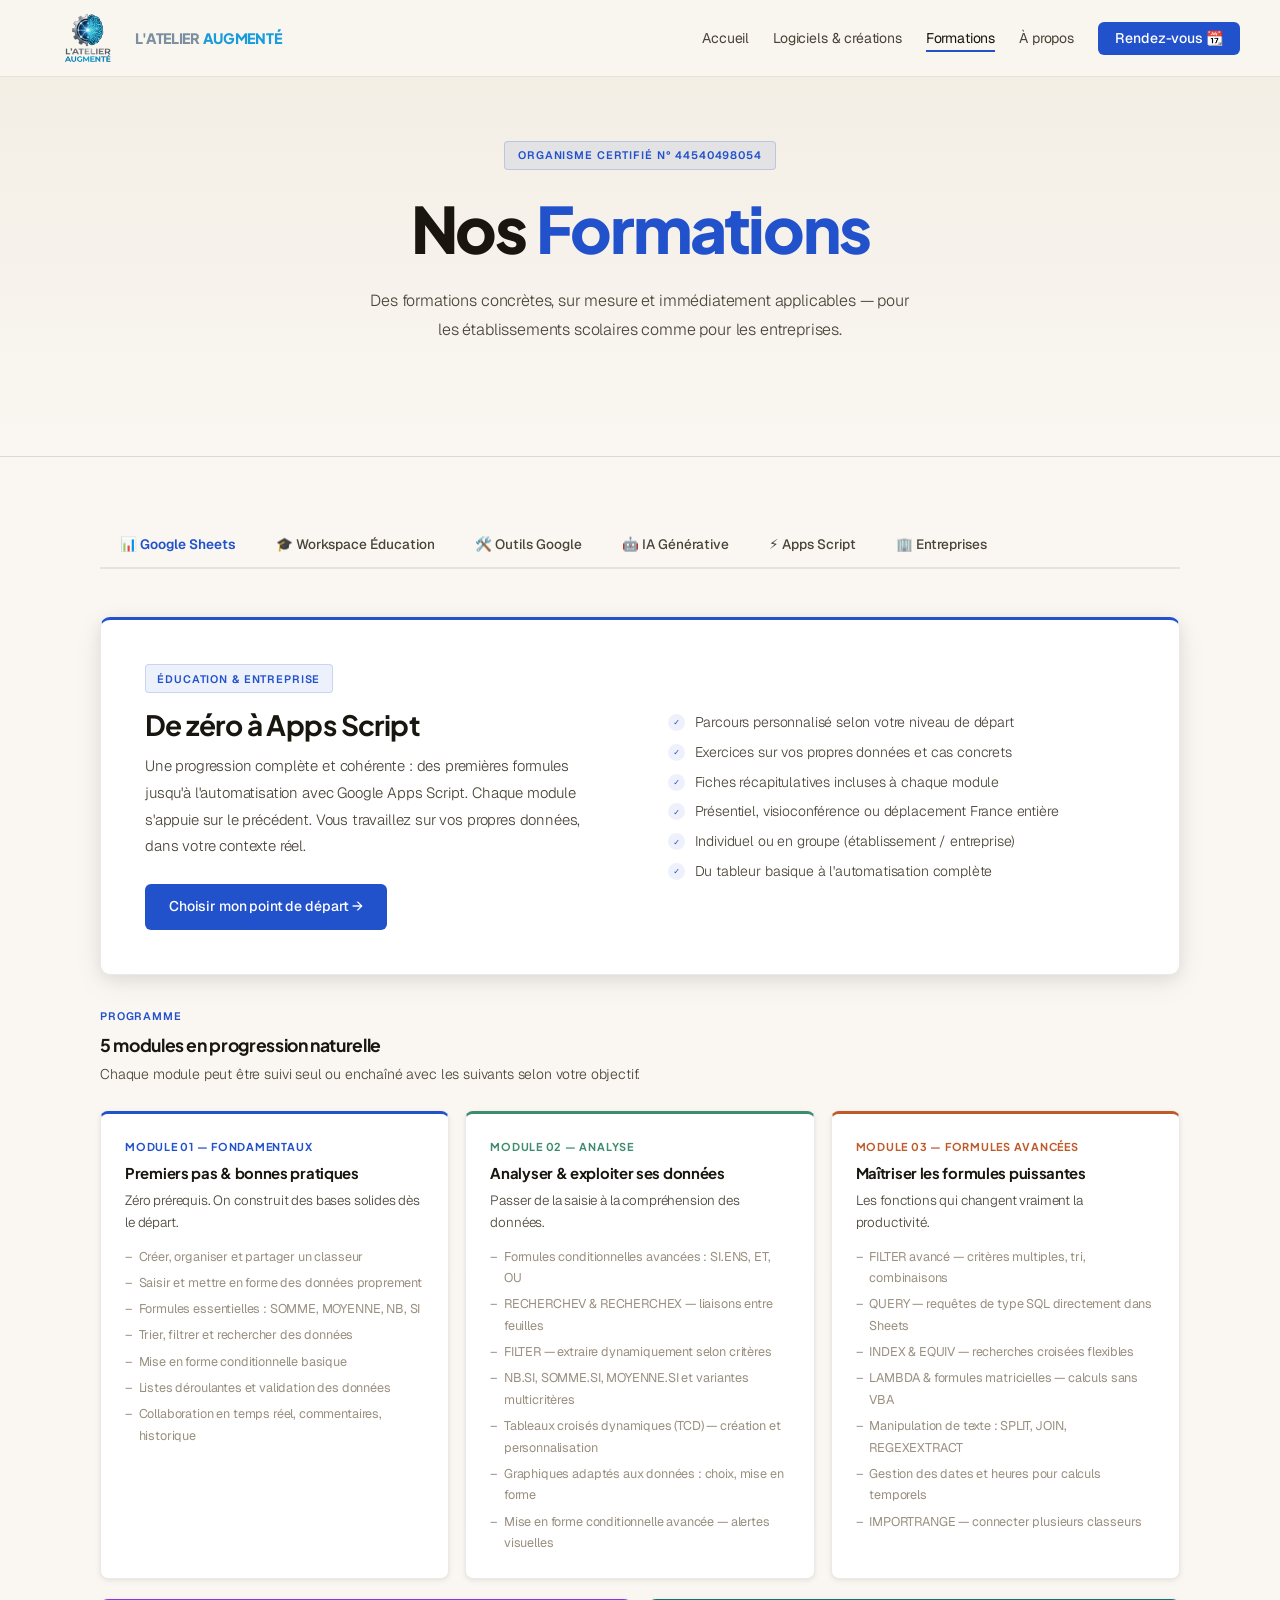
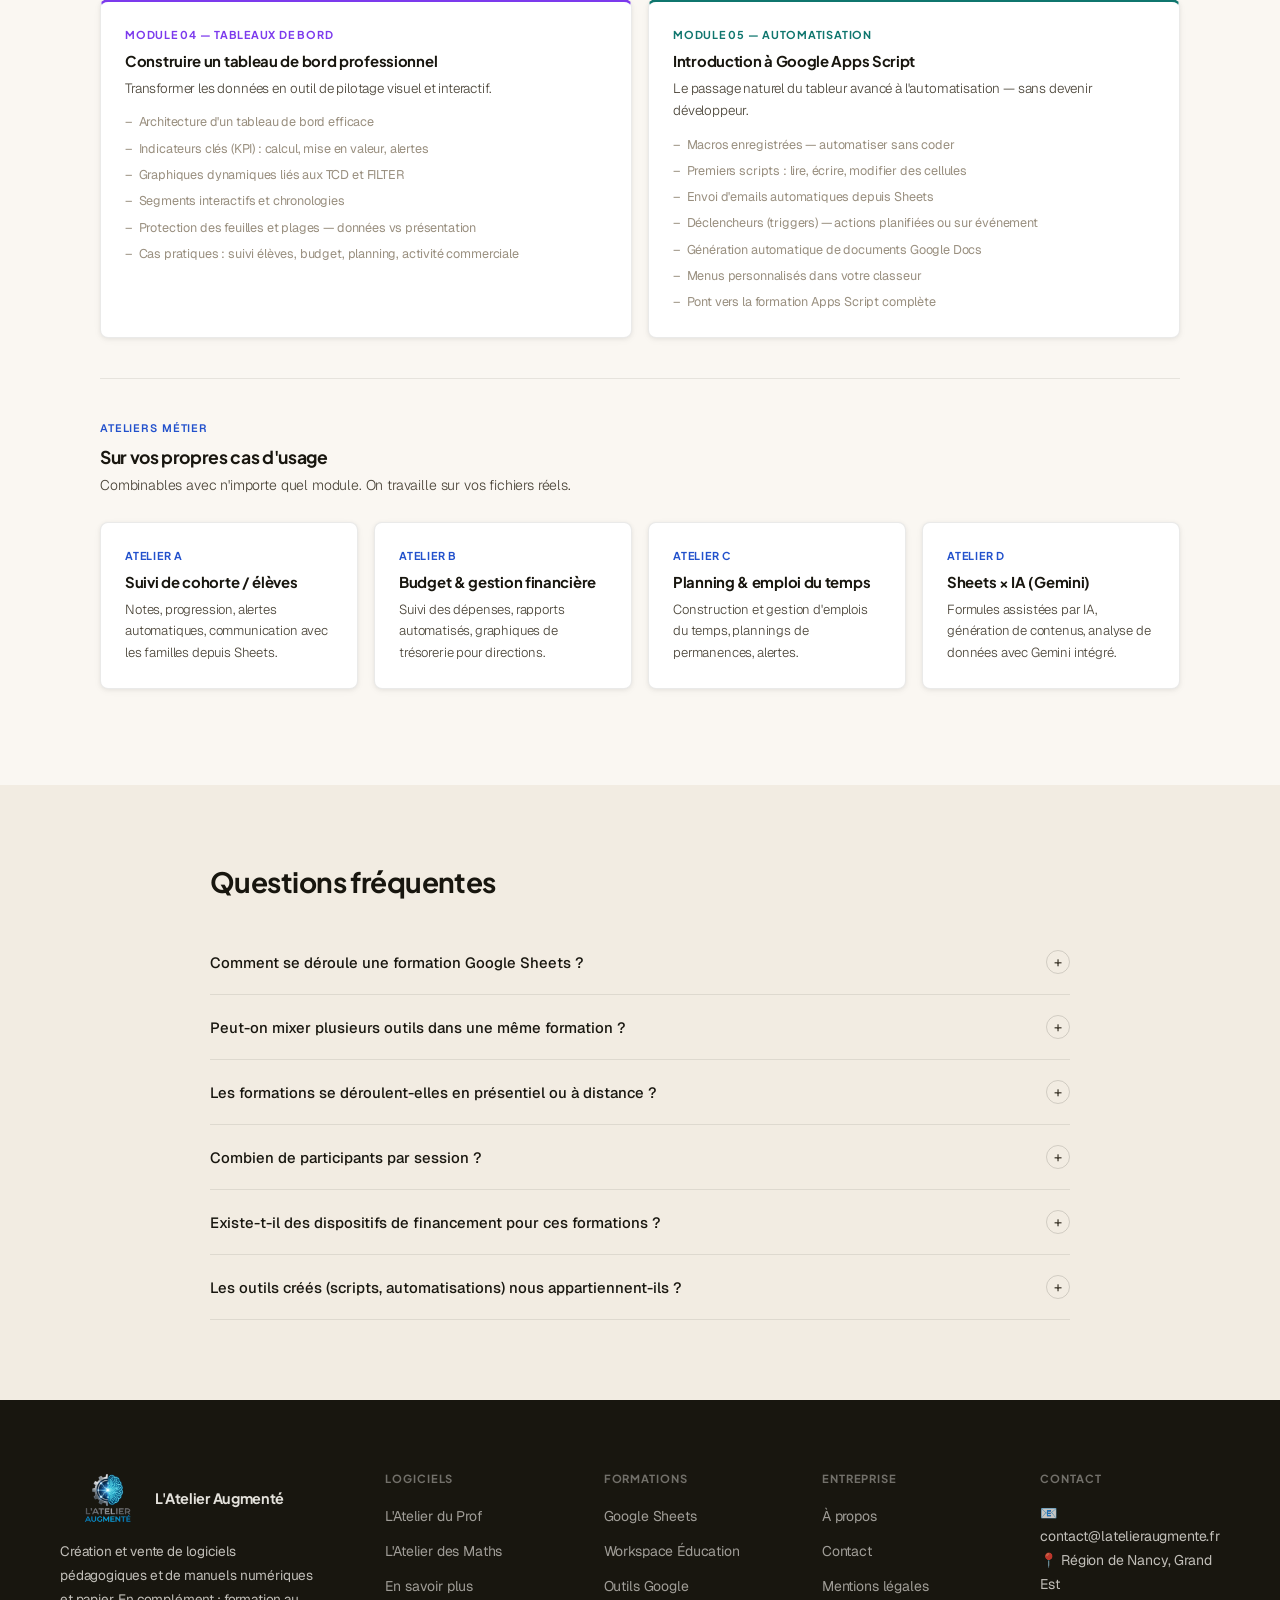
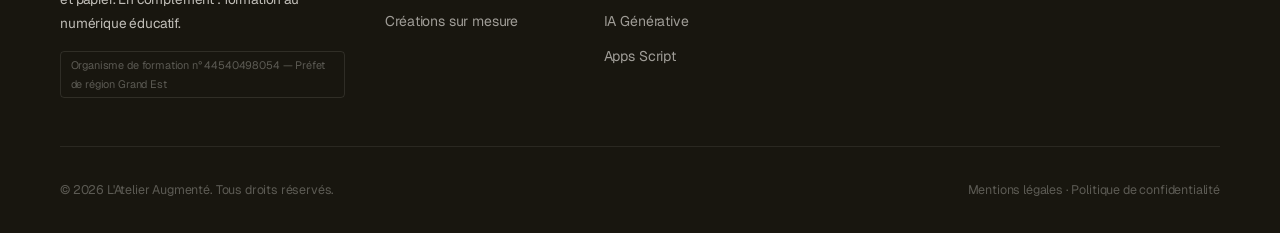
<file: formations.html>
<!DOCTYPE html>
<html lang="fr">
<head>
  <meta charset="UTF-8">
  <meta name="viewport" content="width=device-width, initial-scale=1.0">
  <title>Formations — L'Atelier Augmenté</title>
  <meta name="description" content="Formations Google Sheets, Workspace Education, IA générative et Apps Script pour écoles et entreprises, en présentiel à Nancy ou à distance.">
  <link rel="canonical" href="https://www.latelieraugmente.fr/formations.html">
  <meta property="og:type" content="website">
  <meta property="og:site_name" content="L'Atelier Augmenté">
  <meta property="og:locale" content="fr_FR">
  <meta property="og:title" content="Formations — L'Atelier Augmenté">
  <meta property="og:description" content="Formations Google Sheets, Workspace Education, IA générative et Apps Script pour écoles et entreprises, en présentiel à Nancy ou à distance.">
  <meta property="og:url" content="https://www.latelieraugmente.fr/formations.html">
  <meta property="og:image" content="https://www.latelieraugmente.fr/og-image.png">
  <meta name="twitter:card" content="summary_large_image">
  <link rel="preconnect" href="https://fonts.googleapis.com">
  <link rel="preconnect" href="https://fonts.gstatic.com" crossorigin>
  <link href="https://fonts.googleapis.com/css2?family=Plus+Jakarta+Sans:wght@400;500;600;700;800&family=Geist:wght@300;400;500&display=swap" rel="stylesheet">
  <link rel="icon" type="image/x-icon" href="favicon.ico">
  <link rel="icon" type="image/png" sizes="32x32" href="favicon-32.png">
  <link rel="icon" type="image/png" sizes="16x16" href="favicon-16.png">
  <link rel="stylesheet" href="shared.css">
  <style>
    /* ── Onglets ── */
    .tabs-wrap { max-width: 1160px; margin: 0 auto; padding: 4rem 2.5rem 0; }
    .tab-nav {
      display: flex; gap: 0; border-bottom: 2px solid var(--border);
      overflow-x: auto; -webkit-overflow-scrolling: touch; scrollbar-width: none;
    }
    .tab-nav::-webkit-scrollbar { display: none; }
    .tab-btn {
      background: none; border: none; cursor: pointer;
      font-family: 'Geist', system-ui, sans-serif;
      font-size: 0.85rem; font-weight: 500; color: var(--ink-mid);
      padding: 0.85rem 1.25rem; white-space: nowrap;
      position: relative; transition: color 0.2s;
      border-bottom: 2px solid transparent; margin-bottom: -2px; flex-shrink: 0;
    }
    .tab-btn:hover { color: var(--ink); }
    .tab-btn.active { color: var(--blue); border-bottom-color: var(--blue); font-weight: 600; }

    .tab-panels { max-width: 1160px; margin: 0 auto; padding: 3rem 2.5rem 6rem; }
    .tab-panel { display: none; }
    .tab-panel.active { display: block; animation: fadeIn 0.25s ease; }
    @keyframes fadeIn { from { opacity: 0; transform: translateY(8px); } to { opacity: 1; transform: translateY(0); } }

    /* ── Carte intro formation ── */
    .fhc {
      display: grid; grid-template-columns: 1fr 1fr; gap: 3.5rem;
      align-items: center; background: var(--bg-card);
      border: 1px solid var(--border); border-radius: 10px;
      padding: 2.75rem; margin-bottom: 2rem;
      box-shadow: var(--sh-md);
      border-top: 3px solid var(--fhc-color, var(--blue));
    }
    .ptag {
      display: inline-block; font-size: 0.68rem; font-weight: 600;
      letter-spacing: 0.08em; text-transform: uppercase;
      padding: 0.26rem 0.7rem; border-radius: 4px; margin-bottom: 0.9rem;
      color: var(--ptag-c, var(--blue));
      background: var(--ptag-bg, var(--blue-dim));
      border: 1px solid var(--ptag-bd, rgba(34,81,204,0.18));
      font-family: 'Geist', system-ui, sans-serif;
    }
    .fhc h2 { font-size: 1.75rem; font-weight: 700; margin-bottom: 0.75rem; color: var(--ink); }
    .fhc p { color: var(--ink-mid); font-weight: 300; line-height: 1.8; margin-bottom: 1.5rem; font-size: 0.93rem; }
    .feat-list { list-style: none; display: flex; flex-direction: column; gap: 0.55rem; }
    .feat-list li { display: flex; align-items: flex-start; gap: 0.6rem; font-size: 0.875rem; color: var(--ink-mid); font-weight: 300; line-height: 1.5; }
    .ck { flex-shrink: 0; width: 17px; height: 17px; border-radius: 50%; display: flex; align-items: center; justify-content: center; font-size: 0.5rem; font-weight: 700; margin-top: 2px; background: var(--blue-dim); color: var(--blue); }

    /* ── Grilles modules / niveaux ── */
    .mgrid { display: grid; grid-template-columns: repeat(3,1fr); gap: 1rem; }
    .mgrid-4 { display: grid; grid-template-columns: repeat(4,1fr); gap: 1rem; }
    .mcrd {
      background: var(--bg-card); border: 1px solid var(--border);
      border-radius: 8px; padding: 1.5rem; box-shadow: var(--sh-sm);
      transition: box-shadow 0.2s, transform 0.2s;
    }
    .mcrd:hover { box-shadow: var(--sh-md); transform: translateY(-3px); }
    .mcrd-num { font-family: 'Plus Jakarta Sans', sans-serif; font-size: 0.68rem; font-weight: 700; letter-spacing: 0.07em; color: var(--blue); margin-bottom: 0.55rem; display: block; }
    .mcrd h4 { font-size: 0.93rem; font-weight: 700; margin-bottom: 0.4rem; color: var(--ink); }
    .mcrd p { font-size: 0.82rem; color: var(--ink-mid); line-height: 1.65; font-weight: 300; }
    .mcrd ul { list-style: none; margin-top: 0.6rem; display: flex; flex-direction: column; gap: 0.3rem; }
    .mcrd ul li { font-size: 0.79rem; color: var(--ink-light); padding-left: 0.85rem; position: relative; }
    .mcrd ul li::before { content: '–'; position: absolute; left: 0; color: var(--ink-light); }

    /* ── Niveaux colorés (Sheets) ── */
    .level-cards { display: grid; grid-template-columns: repeat(3,1fr); gap: 1.25rem; margin-bottom: 2.5rem; }
    .lcrd {
      border-radius: 10px; padding: 2rem;
      border: 1px solid var(--border); box-shadow: var(--sh-sm);
      position: relative; overflow: hidden;
      transition: box-shadow 0.22s, transform 0.22s;
    }
    .lcrd:hover { box-shadow: var(--sh-md); transform: translateY(-4px); }
    .lcrd.decouverte { background: linear-gradient(135deg, #f0f4ff 0%, #fff 60%); border-top: 3px solid #2251cc; }
    .lcrd.remise    { background: linear-gradient(135deg, #f0fbf6 0%, #fff 60%); border-top: 3px solid #3d8c6e; }
    .lcrd.perfec    { background: linear-gradient(135deg, #fff8f0 0%, #fff 60%); border-top: 3px solid #bf5a2b; }
    .lcrd-badge {
      display: inline-block; font-size: 0.65rem; font-weight: 700;
      letter-spacing: 0.09em; text-transform: uppercase;
      padding: 0.22rem 0.65rem; border-radius: 4px; margin-bottom: 1rem;
      font-family: 'Geist', system-ui, sans-serif;
    }
    .decouverte .lcrd-badge { background: rgba(34,81,204,0.1); color: #2251cc; border: 1px solid rgba(34,81,204,0.18); }
    .remise     .lcrd-badge { background: rgba(61,140,110,0.1); color: #3d8c6e; border: 1px solid rgba(61,140,110,0.18); }
    .perfec     .lcrd-badge { background: rgba(191,90,43,0.1); color: #bf5a2b; border: 1px solid rgba(191,90,43,0.18); }
    .lcrd-icon { font-size: 1.75rem; margin-bottom: 0.75rem; display: block; }
    .lcrd h3 { font-size: 1.05rem; font-weight: 700; margin-bottom: 0.5rem; color: var(--ink); }
    .lcrd-sub { font-size: 0.8rem; color: var(--ink-mid); font-weight: 300; margin-bottom: 1rem; font-style: italic; }
    .lcrd ul { list-style: none; display: flex; flex-direction: column; gap: 0.4rem; }
    .lcrd ul li { font-size: 0.82rem; color: var(--ink-mid); font-weight: 300; padding-left: 1rem; position: relative; line-height: 1.5; }
    .lcrd ul li::before { content: '✓'; position: absolute; left: 0; font-size: 0.65rem; font-weight: 700; }
    .decouverte ul li::before { color: #2251cc; }
    .remise ul li::before     { color: #3d8c6e; }
    .perfec ul li::before     { color: #bf5a2b; }

    /* ── Outils Workspace (grille icônes) ── */
    .tools-intro { margin-bottom: 2rem; }
    .tools-intro h3 { font-size: 1.2rem; font-weight: 700; margin-bottom: 0.5rem; }
    .tools-intro p { font-size: 0.9rem; color: var(--ink-mid); font-weight: 300; line-height: 1.75; }
    .tools-grid { display: grid; grid-template-columns: repeat(4,1fr); gap: 1rem; margin-bottom: 2rem; }
    .tool-card {
      background: var(--bg-card); border: 1px solid var(--border);
      border-radius: 8px; padding: 1.4rem 1rem; text-align: center;
      box-shadow: var(--sh-sm); transition: box-shadow 0.2s, transform 0.2s, border-color 0.2s;
      cursor: default;
    }
    .tool-card:hover { box-shadow: var(--sh-md); transform: translateY(-3px); border-color: rgba(34,81,204,0.18); }
    .tool-icon { font-size: 1.75rem; margin-bottom: 0.6rem; display: block; min-height: 40px; display: flex; align-items: center; justify-content: center; }
    .tool-card h4 { font-size: 0.88rem; font-weight: 700; margin-bottom: 0.3rem; color: var(--ink); }
    .tool-card p { font-size: 0.75rem; color: var(--ink-light); line-height: 1.5; font-weight: 300; }

    /* ── Audience cards ── */
    .agrid { display: grid; grid-template-columns: 1fr 1fr; gap: 1.25rem; margin-bottom: 2rem; }
    .acrd { background: var(--bg-card); border: 1px solid var(--border); border-radius: 10px; padding: 2rem; box-shadow: var(--sh-sm); transition: box-shadow 0.2s, transform 0.2s; }
    .acrd:hover { box-shadow: var(--sh-md); transform: translateY(-3px); }
    .acrd .ico { font-size: 2rem; margin-bottom: 1rem; display: block; }
    .acrd h3 { font-size: 1rem; font-weight: 700; margin-bottom: 0.55rem; color: var(--ink); }
    .acrd p { font-size: 0.875rem; color: var(--ink-mid); font-weight: 300; line-height: 1.75; }

    /* ── Info note ── */
    .infonote { margin-top: 2rem; background: var(--blue-dim); border: 1px solid rgba(34,81,204,0.14); border-radius: 8px; padding: 1.5rem 1.75rem; display: flex; gap: 1rem; align-items: flex-start; }
    .infonote .ico { font-size: 1.5rem; flex-shrink: 0; }
    .infonote h4 { font-weight: 700; font-size: 0.93rem; margin-bottom: 0.3rem; }
    .infonote p { font-size: 0.86rem; color: var(--ink-mid); line-height: 1.75; font-weight: 300; }

    /* ── Section séparateur ── */
    .section-sep { border: none; border-top: 1px solid var(--border); margin: 2.5rem 0; }

    /* ── FAQ ── */
    .faq { background: var(--bg-alt); padding: 5rem 2.5rem; }
    .faq-inner { max-width: 860px; margin: 0 auto; }
    .faq-inner h2 { font-size: 1.75rem; font-weight: 700; margin-bottom: 2rem; }
    .aq { border-bottom: 1px solid var(--border); }
    .aq-q { width: 100%; background: none; border: none; cursor: pointer; display: flex; justify-content: space-between; align-items: center; padding: 1.25rem 0; font-family: 'Geist', system-ui, sans-serif; font-size: 0.93rem; font-weight: 500; color: var(--ink); text-align: left; gap: 1rem; }
    .aq-ico { flex-shrink: 0; width: 24px; height: 24px; border-radius: 50%; border: 1px solid var(--border-md); display: flex; align-items: center; justify-content: center; font-size: 0.9rem; color: var(--ink-mid); transition: transform 0.3s, border-color 0.3s, color 0.3s; }
    .aq.open .aq-ico { transform: rotate(45deg); border-color: var(--blue); color: var(--blue); }
    .aq-body { max-height: 0; overflow: hidden; transition: max-height 0.38s ease; }
    .aq.open .aq-body { max-height: 300px; }
    .aq-body p { padding: 0 0 1.25rem; font-size: 0.875rem; color: var(--ink-mid); line-height: 1.8; font-weight: 300; }

    @media (max-width: 860px) {
      .fhc { grid-template-columns: 1fr; gap: 2rem; }
      .mgrid, .mgrid-4, .level-cards, .tools-grid { grid-template-columns: 1fr 1fr; }
      .agrid { grid-template-columns: 1fr; }
      .tabs-wrap, .tab-panels { padding-left: 1.25rem; padding-right: 1.25rem; }
      .faq { padding: 4rem 1.25rem; }
    }
    @media (max-width: 540px) {
      .mgrid, .mgrid-4, .level-cards, .tools-grid { grid-template-columns: 1fr; }
    }
  </style>
</head>
<body>

<div id="site-header"></div>

<section class="page-hero">
  <span class="page-tag reveal">Organisme certifié N° 44540498054</span>
  <h1 class="reveal d1">Nos <span style="color:var(--blue)">Formations</span></h1>
  <p class="lead reveal d2">Des formations concrètes, sur mesure et immédiatement applicables — pour les établissements scolaires comme pour les entreprises.</p>
</section>

<!-- ═══ ONGLETS ═══ -->
<div class="tabs-wrap">
  <div class="tab-nav" role="tablist">
    <button class="tab-btn active" data-tab="sheets"    role="tab">📊 Google Sheets</button>
    <button class="tab-btn"        data-tab="workspace" role="tab">🎓 Workspace Éducation</button>
    <button class="tab-btn"        data-tab="outils"    role="tab">🛠️ Outils Google</button>
    <button class="tab-btn"        data-tab="ia"        role="tab">🤖 IA Générative</button>
    <button class="tab-btn"        data-tab="script"    role="tab">⚡ Apps Script</button>
    <button class="tab-btn"        data-tab="entreprise" role="tab">🏢 Entreprises</button>
  </div>
</div>

<div class="tab-panels">

  <!-- ══════════════════════════════════════
       ONGLET 1 — GOOGLE SHEETS
  ══════════════════════════════════════ -->
  <div class="tab-panel active" id="tab-sheets">

    <div class="fhc reveal">
      <div>
        <span class="ptag">Éducation &amp; Entreprise</span>
        <h2>De zéro à Apps Script</h2>
        <p>Une progression complète et cohérente : des premières formules jusqu'à l'automatisation avec Google Apps Script. Chaque module s'appuie sur le précédent. Vous travaillez sur vos propres données, dans votre contexte réel.</p>
        <a href="contact.html" class="btn btn-primary">Choisir mon point de départ →</a>
      </div>
      <ul class="feat-list">
        <li><span class="ck">✓</span> Parcours personnalisé selon votre niveau de départ</li>
        <li><span class="ck">✓</span> Exercices sur vos propres données et cas concrets</li>
        <li><span class="ck">✓</span> Fiches récapitulatives incluses à chaque module</li>
        <li><span class="ck">✓</span> Présentiel, visioconférence ou déplacement France entière</li>
        <li><span class="ck">✓</span> Individuel ou en groupe (établissement / entreprise)</li>
        <li><span class="ck">✓</span> Du tableur basique à l'automatisation complète</li>
      </ul>
    </div>

    <!-- 5 modules progressifs -->
    <div style="margin-bottom:1.5rem" class="reveal">
      <span class="section-tag">Programme</span>
      <h3 style="font-size:1.1rem;font-weight:700;margin-bottom:0.4rem;">5 modules en progression naturelle</h3>
      <p style="font-size:0.875rem;color:var(--ink-mid);font-weight:300;">Chaque module peut être suivi seul ou enchaîné avec les suivants selon votre objectif.</p>
    </div>

    <div class="mgrid" style="margin-bottom:1.25rem">

      <div class="mcrd reveal" style="border-top:3px solid #2251cc">
        <span class="mcrd-num" style="color:#2251cc">MODULE 01 — FONDAMENTAUX</span>
        <h4>Premiers pas &amp; bonnes pratiques</h4>
        <p style="margin-bottom:0.75rem;font-weight:300;font-size:0.84rem;color:var(--ink-mid)">Zéro prérequis. On construit des bases solides dès le départ.</p>
        <ul>
          <li>Créer, organiser et partager un classeur</li>
          <li>Saisir et mettre en forme des données proprement</li>
          <li>Formules essentielles : SOMME, MOYENNE, NB, SI</li>
          <li>Trier, filtrer et rechercher des données</li>
          <li>Mise en forme conditionnelle basique</li>
          <li>Listes déroulantes et validation des données</li>
          <li>Collaboration en temps réel, commentaires, historique</li>
        </ul>
      </div>

      <div class="mcrd reveal d1" style="border-top:3px solid #3d8c6e">
        <span class="mcrd-num" style="color:#3d8c6e">MODULE 02 — ANALYSE</span>
        <h4>Analyser &amp; exploiter ses données</h4>
        <p style="margin-bottom:0.75rem;font-weight:300;font-size:0.84rem;color:var(--ink-mid)">Passer de la saisie à la compréhension des données.</p>
        <ul>
          <li>Formules conditionnelles avancées : SI.ENS, ET, OU</li>
          <li>RECHERCHEV &amp; RECHERCHEX — liaisons entre feuilles</li>
          <li>FILTER — extraire dynamiquement selon critères</li>
          <li>NB.SI, SOMME.SI, MOYENNE.SI et variantes multicritères</li>
          <li>Tableaux croisés dynamiques (TCD) — création et personnalisation</li>
          <li>Graphiques adaptés aux données : choix, mise en forme</li>
          <li>Mise en forme conditionnelle avancée — alertes visuelles</li>
        </ul>
      </div>

      <div class="mcrd reveal d2" style="border-top:3px solid #bf5a2b">
        <span class="mcrd-num" style="color:#bf5a2b">MODULE 03 — FORMULES AVANCÉES</span>
        <h4>Maîtriser les formules puissantes</h4>
        <p style="margin-bottom:0.75rem;font-weight:300;font-size:0.84rem;color:var(--ink-mid)">Les fonctions qui changent vraiment la productivité.</p>
        <ul>
          <li>FILTER avancé — critères multiples, tri, combinaisons</li>
          <li>QUERY — requêtes de type SQL directement dans Sheets</li>
          <li>INDEX &amp; EQUIV — recherches croisées flexibles</li>
          <li>LAMBDA &amp; formules matricielles — calculs sans VBA</li>
          <li>Manipulation de texte : SPLIT, JOIN, REGEXEXTRACT</li>
          <li>Gestion des dates et heures pour calculs temporels</li>
          <li>IMPORTRANGE — connecter plusieurs classeurs</li>
        </ul>
      </div>

    </div>

    <div class="mgrid" style="grid-template-columns:1fr 1fr;margin-bottom:2.5rem">

      <div class="mcrd reveal" style="border-top:3px solid #7c3aed">
        <span class="mcrd-num" style="color:#7c3aed">MODULE 04 — TABLEAUX DE BORD</span>
        <h4>Construire un tableau de bord professionnel</h4>
        <p style="margin-bottom:0.75rem;font-weight:300;font-size:0.84rem;color:var(--ink-mid)">Transformer les données en outil de pilotage visuel et interactif.</p>
        <ul>
          <li>Architecture d'un tableau de bord efficace</li>
          <li>Indicateurs clés (KPI) : calcul, mise en valeur, alertes</li>
          <li>Graphiques dynamiques liés aux TCD et FILTER</li>
          <li>Segments interactifs et chronologies</li>
          <li>Protection des feuilles et plages — données vs présentation</li>
          <li>Cas pratiques : suivi élèves, budget, planning, activité commerciale</li>
        </ul>
      </div>

      <div class="mcrd reveal d1" style="border-top:3px solid #0f766e">
        <span class="mcrd-num" style="color:#0f766e">MODULE 05 — AUTOMATISATION</span>
        <h4>Introduction à Google Apps Script</h4>
        <p style="margin-bottom:0.75rem;font-weight:300;font-size:0.84rem;color:var(--ink-mid)">Le passage naturel du tableur avancé à l'automatisation — sans devenir développeur.</p>
        <ul>
          <li>Macros enregistrées — automatiser sans coder</li>
          <li>Premiers scripts : lire, écrire, modifier des cellules</li>
          <li>Envoi d'emails automatiques depuis Sheets</li>
          <li>Déclencheurs (triggers) — actions planifiées ou sur événement</li>
          <li>Génération automatique de documents Google Docs</li>
          <li>Menus personnalisés dans votre classeur</li>
          <li>Pont vers la formation Apps Script complète</li>
        </ul>
      </div>

    </div>

    <!-- Ateliers métier -->
    <hr class="section-sep">
    <div style="margin-bottom:1.5rem" class="reveal">
      <span class="section-tag">Ateliers métier</span>
      <h3 style="font-size:1.1rem;font-weight:700;margin-bottom:0.4rem;">Sur vos propres cas d'usage</h3>
      <p style="font-size:0.875rem;color:var(--ink-mid);font-weight:300;">Combinables avec n'importe quel module. On travaille sur vos fichiers réels.</p>
    </div>
    <div class="mgrid-4">
      <div class="mcrd reveal">
        <span class="mcrd-num">ATELIER A</span>
        <h4>Suivi de cohorte / élèves</h4>
        <p>Notes, progression, alertes automatiques, communication avec les familles depuis Sheets.</p>
      </div>
      <div class="mcrd reveal d1">
        <span class="mcrd-num">ATELIER B</span>
        <h4>Budget &amp; gestion financière</h4>
        <p>Suivi des dépenses, rapports automatisés, graphiques de trésorerie pour directions.</p>
      </div>
      <div class="mcrd reveal d2">
        <span class="mcrd-num">ATELIER C</span>
        <h4>Planning &amp; emploi du temps</h4>
        <p>Construction et gestion d'emplois du temps, plannings de permanences, alertes.</p>
      </div>
      <div class="mcrd reveal d3">
        <span class="mcrd-num">ATELIER D</span>
        <h4>Sheets × IA (Gemini)</h4>
        <p>Formules assistées par IA, génération de contenus, analyse de données avec Gemini intégré.</p>
      </div>
    </div>

  </div>

    <!-- ══════════════════════════════════════
       ONGLET 2 — WORKSPACE ÉDUCATION
  ══════════════════════════════════════ -->
  <div class="tab-panel" id="tab-workspace">
    <div class="fhc reveal">
      <div>
        <span class="ptag">Pour établissements scolaires</span>
        <h2>Google Workspace Education</h2>
        <p>Un accompagnement complet de A à Z pour déployer et maîtriser Google Workspace dans votre établissement. Méthode éprouvée issue de 18 ans de direction scolaire.</p>
        <a href="contact.html" class="btn btn-primary">Demander un audit gratuit</a>
      </div>
      <ul class="feat-list">
        <li><span class="ck">✓</span> Audit de l'environnement numérique existant</li>
        <li><span class="ck">✓</span> Configuration complète de la console d'administration</li>
        <li><span class="ck">✓</span> Formation des équipes pédagogiques et administratives</li>
        <li><span class="ck">✓</span> Déploiement Classroom, Drive, Meet, Forms, Sheets…</li>
        <li><span class="ck">✓</span> Création de workflows adaptés à votre établissement</li>
        <li><span class="ck">✓</span> Déplacements dans toute la France (frais supplémentaires)</li>
        <li><span class="ck">✓</span> Support post-formation inclus</li>
      </ul>
    </div>
    <div class="mgrid">
      <div class="mcrd reveal">
        <span class="mcrd-num">MODULE 01</span>
        <h4>Administration Workspace</h4>
        <p>Console d'admin, gestion des utilisateurs, politiques de sécurité, groupes et unités organisationnelles.</p>
      </div>
      <div class="mcrd reveal d1">
        <span class="mcrd-num">MODULE 02</span>
        <h4>Google Classroom</h4>
        <p>Création de cours, devoirs différenciés, suivi des élèves, communication avec les familles.</p>
      </div>
      <div class="mcrd reveal d2">
        <span class="mcrd-num">MODULE 03</span>
        <h4>Collaboration & Drive</h4>
        <p>Drive partagé, droits d'accès, co-édition Docs/Sheets/Slides, gestion documentaire scolaire.</p>
      </div>
    </div>
  </div>

  <!-- ══════════════════════════════════════
       ONGLET 3 — OUTILS GOOGLE
  ══════════════════════════════════════ -->
  <div class="tab-panel" id="tab-outils">
    <div class="fhc reveal">
      <div>
        <span class="ptag">Éducation &amp; Entreprise</span>
        <h2>Tous les outils Google Workspace</h2>
        <p>Au-delà de Sheets, la suite Google Workspace regorge d'outils puissants souvent sous-exploités. Chaque formation est ciblée sur un outil et immédiatement applicable dans votre quotidien.</p>
        <a href="contact.html" class="btn btn-primary">Composer mon programme →</a>
      </div>
      <ul class="feat-list">
        <li><span class="ck">✓</span> Formation sur un ou plusieurs outils au choix</li>
        <li><span class="ck">✓</span> Adaptée au secteur : éducation ou entreprise</li>
        <li><span class="ck">✓</span> Exercices pratiques sur vos cas d'usage réels</li>
        <li><span class="ck">✓</span> Niveau débutant à avancé selon votre profil</li>
        <li><span class="ck">✓</span> Sessions de 3h, demi-journée ou journée complète</li>
        <li><span class="ck">✓</span> Présentiel Nancy, déplacements France entière (frais sup.), visio</li>
      </ul>
    </div>

    <div class="tools-intro reveal">
      <span class="section-tag">Éducation</span>
      <h3>Outils pour établissements scolaires</h3>
      <p>Maîtrisez les outils conçus pour transformer l'enseignement et simplifier la gestion d'établissement.</p>
    </div>
    <div class="tools-grid">
      <div class="tool-card reveal">
        <span class="tool-icon"><img src="icons/classroom.png" alt="Classroom" style="width:44px;height:44px;object-fit:contain;display:block;"></span>
        <h4>Google Classroom</h4>
        <p>Cours, devoirs, corrections, feedback élèves — l'espace de classe numérique complet.</p>
      </div>
      <div class="tool-card reveal d1">
        <span class="tool-icon"><img src="icons/sheets.png" alt="Sheets" style="width:44px;height:44px;object-fit:contain;display:block;"></span>
        <h4>Google Sheets</h4>
        <p>Suivi de cohortes, notes, budgets, plannings — la puissance d'Excel dans le cloud.</p>
      </div>
      <div class="tool-card reveal d2">
        <span class="tool-icon"><img src="icons/forms.png" alt="Forms" style="width:44px;height:44px;object-fit:contain;display:block;"></span>
        <h4>Google Forms</h4>
        <p>Évaluations, sondages, inscriptions — collecte de données automatisée et analysée.</p>
      </div>
      <div class="tool-card reveal d3">
        <span class="tool-icon"><img src="icons/meet.png" alt="Meet" style="width:44px;height:44px;object-fit:contain;display:block;"></span>
        <h4>Google Meet</h4>
        <p>Visioconférence pédagogique, classes hybrides, réunions d'équipe et parents-profs.</p>
      </div>
      <div class="tool-card reveal">
        <span class="tool-icon"><img src="icons/drive.png" alt="Drive" style="width:44px;height:44px;object-fit:contain;display:block;"></span>
        <h4>Google Drive</h4>
        <p>Organisation documentaire, partage sécurisé, droits d'accès et travail collaboratif.</p>
      </div>
      <div class="tool-card reveal d1">
        <span class="tool-icon"><img src="icons/docs.png" alt="Docs" style="width:44px;height:44px;object-fit:contain;display:block;"></span>
        <h4>Google Docs</h4>
        <p>Rédaction collaborative, commentaires, historique — documents vivants et partagés.</p>
      </div>
      <div class="tool-card reveal d2">
        <span class="tool-icon"><img src="icons/slides.png" alt="Slides" style="width:44px;height:44px;object-fit:contain;display:block;"></span>
        <h4>Google Slides</h4>
        <p>Présentations collaboratives, supports de cours visuels, modèles réutilisables.</p>
      </div>
      <div class="tool-card reveal d3">
        <span class="tool-icon"><img src="icons/calendar.png" alt="Agenda" style="width:44px;height:44px;object-fit:contain;display:block;"></span>
        <h4>Google Agenda</h4>
        <p>Emplois du temps, salles, ressources partagées — organisation collective simplifiée.</p>
      </div>
    </div>

    <hr class="section-sep">

    <div class="tools-intro reveal">
      <span class="section-tag">Entreprise</span>
      <h3>Outils pour les équipes professionnelles</h3>
      <p>Adoptez les meilleures pratiques collaboratives pour gagner en efficacité collective au quotidien.</p>
    </div>
    <div class="tools-grid">
      <div class="tool-card reveal">
        <span class="tool-icon"><img src="icons/chat.png" alt="Chat" style="width:44px;height:44px;object-fit:contain;display:block;"></span>
        <h4>Google Chat</h4>
        <p>Messagerie d'équipe, espaces de travail thématiques, intégrations avec vos outils.</p>
      </div>
      <div class="tool-card reveal d1">
        <span class="tool-icon"><img src="icons/sheets.png" alt="Sheets" style="width:44px;height:44px;object-fit:contain;display:block;"></span>
        <h4>Google Sheets avancé</h4>
        <p>Reporting, dashboards, formules complexes, automatisations pour les équipes métier.</p>
      </div>
      <div class="tool-card reveal d2">
        <span class="tool-icon"><img src="icons/sites.png" alt="Sites" style="width:44px;height:44px;object-fit:contain;display:block;"></span>
        <h4>Google Sites</h4>
        <p>Intranet d'équipe, base de connaissances, portail projet — sans coder.</p>
      </div>
      <div class="tool-card reveal d3">
        <span class="tool-icon"><img src="icons/forms.png" alt="Forms" style="width:44px;height:44px;object-fit:contain;display:block;"></span>
        <h4>Google Forms pro</h4>
        <p>Formulaires métier avancés : logique conditionnelle, intégrations Sheets, workflows.</p>
      </div>
      <div class="tool-card reveal">
        <span class="tool-icon"><img src="icons/tasks.png" alt="Tasks" style="width:44px;height:44px;object-fit:contain;display:block;"></span>
        <h4>Google Tasks &amp; Keep</h4>
        <p>Organisation personnelle, notes partagées, gestion des tâches intégrée à Gmail.</p>
      </div>
      <div class="tool-card reveal d1">
        <span class="tool-icon"><img src="icons/drive.png" alt="Drive" style="width:44px;height:44px;object-fit:contain;display:block;"></span>
        <h4>Drive partagé</h4>
        <p>Organisation des dossiers d'équipe, gestion des droits, archivage et gouvernance documentaire.</p>
      </div>
      <div class="tool-card reveal d2">
        <span class="tool-icon"><img src="icons/gmail.png" alt="Gmail" style="width:44px;height:44px;object-fit:contain;display:block;"></span>
        <h4>Gmail pro</h4>
        <p>Filtres, libellés, modèles, délégation — maîtriser Gmail pour une productivité maximale.</p>
      </div>
      <div class="tool-card reveal d3">
        <span class="tool-icon"><img src="icons/admin.png" alt="Admin" style="width:44px;height:44px;object-fit:contain;display:block;"></span>
        <h4>Admin &amp; Sécurité</h4>
        <p>Console d'administration, politiques de sécurité, gestion des accès et conformité RGPD.</p>
      </div>
    </div>

  </div>

  <!-- ══════════════════════════════════════
       ONGLET 4 — IA GÉNÉRATIVE
  ══════════════════════════════════════ -->
  <div class="tab-panel" id="tab-ia">

    <!-- Carte intro -->
    <div class="fhc reveal" style="--fhc-color:var(--terra)">
      <div>
        <span class="ptag" style="--ptag-c:var(--terra);--ptag-bg:var(--terra-dim);--ptag-bd:rgba(191,90,43,0.18)">Éducation · Entreprise · Indépendants</span>
        <h2>Maîtrise de l'IA Générative</h2>
        <p>L'IA transforme tous les métiers. Que vous soyez enseignant, chef d'établissement, dirigeant d'entreprise ou micro-entrepreneur, cette formation vous donne les clés pour exploiter l'IA au quotidien — concrètement, éthiquement, efficacement.</p>
        <a href="contact.html" class="btn btn-accent">Demander un programme sur mesure</a>
      </div>
      <ul class="feat-list">
        <li><span class="ck" style="background:var(--terra-dim);color:var(--terra)">✓</span> Panorama des outils IA (ChatGPT, Gemini, Claude…)</li>
        <li><span class="ck" style="background:var(--terra-dim);color:var(--terra)">✓</span> Prompt engineering : formuler des requêtes précises et reproductibles</li>
        <li><span class="ck" style="background:var(--terra-dim);color:var(--terra)">✓</span> Automatiser les tâches répétitives pour gagner du temps</li>
        <li><span class="ck" style="background:var(--terra-dim);color:var(--terra)">✓</span> Créer des contenus professionnels (textes, visuels, présentations)</li>
        <li><span class="ck" style="background:var(--terra-dim);color:var(--terra)">✓</span> Intégrer l'IA dans Google Workspace (Gemini)</li>
        <li><span class="ck" style="background:var(--terra-dim);color:var(--terra)">✓</span> Enjeux éthiques, droits, confidentialité des données</li>
      </ul>
    </div>

    <!-- 4 profils -->
    <div style="margin-bottom:1.5rem">
      <span class="section-tag">Pour qui ?</span>
      <h3 style="font-size:1.1rem;font-weight:700;margin-bottom:0.4rem">Une formation adaptée à votre réalité</h3>
      <p style="font-size:0.875rem;color:var(--ink-mid);font-weight:300">Chaque session est construite autour de vos vrais cas d'usage — pas de scénarios fictifs.</p>
    </div>
    <div class="mgrid-4" style="margin-bottom:2.5rem">
      <div class="mcrd reveal">
        <span class="mcrd-num" style="color:var(--terra)">👩‍🏫 ENSEIGNANTS</span>
        <h4>Éducation</h4>
        <p>Préparer des cours, différencier, créer des évaluations, rédiger des appréciations. Divisez par 3 le temps passé sur les tâches répétitives.</p>
      </div>
      <div class="mcrd reveal d1">
        <span class="mcrd-num" style="color:var(--terra)">🏫 DIRECTIONS</span>
        <h4>Établissements scolaires</h4>
        <p>Rédiger des communications, structurer des projets, analyser des données, automatiser les rapports — avec l'IA comme assistant de direction.</p>
      </div>
      <div class="mcrd reveal d2">
        <span class="mcrd-num" style="color:var(--terra)">🏢 ENTREPRISES</span>
        <h4>Équipes &amp; managers</h4>
        <p>Accélérer la rédaction, analyser des données, automatiser les reportings, optimiser la relation client — l'IA au service de la productivité collective.</p>
      </div>
      <div class="mcrd reveal d3">
        <span class="mcrd-num" style="color:var(--terra)">🧑‍💻 INDÉPENDANTS</span>
        <h4>Micro-entrepreneurs</h4>
        <p>Créer du contenu, rédiger des devis et emails, gérer votre communication, prospecter — faites-en plus, seul, grâce à l'IA comme second bras.</p>
      </div>
    </div>

    <!-- Modules communs -->
    <hr class="section-sep">
    <div style="margin-bottom:1.5rem">
      <span class="section-tag">Programme</span>
      <h3 style="font-size:1.1rem;font-weight:700;margin-bottom:0.4rem">Les 3 modules de la formation</h3>
      <p style="font-size:0.875rem;color:var(--ink-mid);font-weight:300">Un socle commun, puis des ateliers ciblés sur votre contexte métier.</p>
    </div>
    <div class="mgrid">
      <div class="mcrd reveal">
        <span class="mcrd-num" style="color:var(--terra)">MODULE 01</span>
        <h4>Comprendre l'IA</h4>
        <p>Fonctionnement, limites, enjeux éthiques, droits d'auteur, confidentialité des données — poser les bons fondements avant d'agir.</p>
        <ul>
          <li>Comment fonctionnent les LLMs</li>
          <li>Ce que l'IA peut et ne peut pas faire</li>
          <li>Données personnelles et RGPD</li>
        </ul>
      </div>
      <div class="mcrd reveal d1">
        <span class="mcrd-num" style="color:var(--terra)">MODULE 02</span>
        <h4>Prompt engineering</h4>
        <p>Apprendre à formuler des requêtes précises, à itérer, à construire des systèmes de prompts réutilisables pour vos usages récurrents.</p>
        <ul>
          <li>Structure d'un bon prompt</li>
          <li>Rôles, contexte, format, exemples</li>
          <li>Bibliothèque de prompts personnelle</li>
        </ul>
      </div>
      <div class="mcrd reveal d2">
        <span class="mcrd-num" style="color:var(--terra)">MODULE 03</span>
        <h4>Ateliers pratiques</h4>
        <p>Travail sur vos cas d'usage réels selon votre profil : rédaction, analyse, création de contenus, automatisation, communication…</p>
        <ul>
          <li>Cas d'usage métier concrets</li>
          <li>Intégration à votre flux de travail</li>
          <li>IA + Google Workspace (Gemini)</li>
        </ul>
      </div>
    </div>
  </div>

  <!-- ══════════════════════════════════════
       ONGLET 5 — APPS SCRIPT
  ══════════════════════════════════════ -->
  <div class="tab-panel" id="tab-script">
    <div class="fhc reveal" style="--fhc-color:var(--sage)">
      <div>
        <span class="ptag" style="--ptag-c:var(--sage);--ptag-bg:var(--sage-dim);--ptag-bd:rgba(61,140,110,0.18)">Automatisation</span>
        <h2>Google Apps Script Academy</h2>
        <p>Optimisez le quotidien de vos équipes administratives. Publipostage, flux de documents, outils sur mesure — sans abonnement, vos outils vous appartiennent à vie.</p>
        <a href="contact.html" class="btn btn-outline" style="border-color:var(--sage);color:var(--sage)">Démarrer</a>
      </div>
      <ul class="feat-list">
        <li><span class="ck" style="background:var(--sage-dim);color:var(--sage)">✓</span> Bases de JavaScript appliqué à Google Workspace</li>
        <li><span class="ck" style="background:var(--sage-dim);color:var(--sage)">✓</span> Triggers, menus et interfaces personnalisées</li>
        <li><span class="ck" style="background:var(--sage-dim);color:var(--sage)">✓</span> Système de publipostage Sheets → Gmail</li>
        <li><span class="ck" style="background:var(--sage-dim);color:var(--sage)">✓</span> Génération automatique de documents Docs / PDF</li>
        <li><span class="ck" style="background:var(--sage-dim);color:var(--sage)">✓</span> Gestion de flux et notifications automatiques</li>
        <li><span class="ck" style="background:var(--sage-dim);color:var(--sage)">✓</span> Outils livrés clé en main avec code source complet</li>
      </ul>
    </div>
    <div class="mgrid">
      <div class="mcrd reveal">
        <span class="mcrd-num" style="color:var(--sage)">NIVEAU 1</span>
        <h4>Initiation</h4>
        <p>Premiers scripts, automatisation simple, compréhension de la structure Apps Script.</p>
        <ul>
          <li>Variables, fonctions, boucles</li>
          <li>Lire/écrire dans Sheets</li>
          <li>Envoyer un email automatique</li>
        </ul>
      </div>
      <div class="mcrd reveal d1">
        <span class="mcrd-num" style="color:var(--sage)">NIVEAU 2</span>
        <h4>Intermédiaire</h4>
        <p>Manipuler Sheets, Docs et Gmail programmatiquement. Créer des menus et formulaires.</p>
        <ul>
          <li>Publipostage complet</li>
          <li>Génération de PDF</li>
          <li>Triggers temporels et événements</li>
        </ul>
      </div>
      <div class="mcrd reveal d2">
        <span class="mcrd-num" style="color:var(--sage)">NIVEAU 3</span>
        <h4>Avancé</h4>
        <p>Systèmes complets, APIs externes, applications web embarquées dans Workspace.</p>
        <ul>
          <li>Apps Web (HTML/CSS/JS)</li>
          <li>Connexion à des APIs externes</li>
          <li>Systèmes multi-feuilles complexes</li>
        </ul>
      </div>
    </div>
  </div>

  <!-- ══════════════════════════════════════
       ONGLET 6 — ENTREPRISES
  ══════════════════════════════════════ -->
  <div class="tab-panel" id="tab-entreprise">
    <div class="fhc reveal">
      <div>
        <span class="ptag">Entreprises</span>
        <h2>Interventions Professionnelles</h2>
        <p>Nous formons vos collaborateurs pour automatiser les tâches répétitives et exploiter le potentiel de l'IA dans votre contexte métier. Audit personnalisé systématiquement inclus.</p>
        <a href="contact.html" class="btn btn-primary">Parlons de vos besoins</a>
      </div>
      <ul class="feat-list">
        <li><span class="ck">✓</span> Audit de productivité et identification des leviers</li>
        <li><span class="ck">✓</span> Formation IA adaptée à votre secteur d'activité</li>
        <li><span class="ck">✓</span> Maîtrise complète de Google Workspace collaboratif</li>
        <li><span class="ck">✓</span> Automatisation des processus métier (Apps Script)</li>
        <li><span class="ck">✓</span> Formation en présentiel, distanciel ou déplacement France entière</li>
        
      </ul>
    </div>
    <div class="agrid">
      <div class="acrd reveal">
        <span class="ico">📈</span>
        <h3>PME &amp; TPE</h3>
        <p>Adoptez Google Workspace pour remplacer vos outils disparates : emails, agendas, documents, stockage — tout centralisé et collaboratif.</p>
      </div>
      <div class="acrd reveal d1">
        <span class="ico">🏛️</span>
        <h3>Administrations &amp; collectivités</h3>
        <p>Modernisez vos pratiques documentaires, automatisez les circuits de validation et formez vos agents aux outils collaboratifs.</p>
      </div>
    </div>
    <div class="infonote reveal">
      <span class="ico">💡</span>
      <div>
        <h4>Financement des formations</h4>
        <p>En tant qu'organisme de formation déclaré (N° 44540498054), nos formations peuvent ouvrir droit à certains dispositifs de financement. Contactez-nous pour étudier ensemble les options adaptées à votre situation.</p>
      </div>
    </div>
  </div>

</div><!-- /tab-panels -->

<!-- ══ FAQ ══ -->
<div class="faq">
  <div class="faq-inner">
    <h2 class="reveal">Questions fréquentes</h2>
    <div class="aq"><button class="aq-q">Comment se déroule une formation Google Sheets ?<span class="aq-ico">+</span></button><div class="aq-body"><p>La formation commence par un bref diagnostic de votre niveau et de vos usages. Nous travaillons ensuite sur vos propres fichiers et cas concrets — pas de jeux de données fictifs. Chaque participant repart avec des fiches récapitulatives et des ressources pratiques immédiatement réutilisables.</p></div></div>
    <div class="aq"><button class="aq-q">Peut-on mixer plusieurs outils dans une même formation ?<span class="aq-ico">+</span></button><div class="aq-body"><p>Absolument. Nous construisons souvent des programmes sur mesure qui combinent plusieurs outils — par exemple Sheets + Forms + Apps Script pour automatiser un processus complet. Contactez-nous pour composer votre programme.</p></div></div>
    <div class="aq"><button class="aq-q">Les formations se déroulent-elles en présentiel ou à distance ?<span class="aq-ico">+</span></button><div class="aq-body"><p>Les deux formules sont disponibles. Les interventions en présentiel sont proposées principalement en région Grand Est (Nancy et environs). Les formations à distance sont disponibles partout en France via Google Meet.</p></div></div>
    <div class="aq"><button class="aq-q">Combien de participants par session ?<span class="aq-ico">+</span></button><div class="aq-body"><p>Les sessions individuelles et les petits groupes (2 à 6 personnes) donnent les meilleurs résultats. Pour des formations d'équipe plus larges, nous adaptons le format et pouvons intervenir en intra-établissement ou intra-entreprise.</p></div></div>
    <div class="aq"><button class="aq-q">Existe-t-il des dispositifs de financement pour ces formations ?<span class="aq-ico">+</span></button><div class="aq-body"><p>En tant qu'organisme de formation déclaré (N° 44540498054), certaines de nos formations peuvent ouvrir droit à des dispositifs de financement. Prenez contact avec nous pour étudier ensemble les possibilités selon votre structure et votre situation.</p></div></div>
    <div class="aq"><button class="aq-q">Les outils créés (scripts, automatisations) nous appartiennent-ils ?<span class="aq-ico">+</span></button><div class="aq-body"><p>Oui, intégralement. Tout script ou outil développé dans le cadre de votre accompagnement vous est livré avec le code source complet. Vous êtes propriétaires à 100%, sans abonnement ni dépendance envers nous.</p></div></div>
  </div>
</div>

<div id="site-footer"></div>

<script src="shared.js"></script>
<script>
  // Onglets
  document.querySelectorAll('.tab-btn').forEach(btn => {
    btn.addEventListener('click', function() {
      document.querySelectorAll('.tab-btn').forEach(b => b.classList.remove('active'));
      document.querySelectorAll('.tab-panel').forEach(p => p.classList.remove('active'));
      this.classList.add('active');
      document.getElementById('tab-' + this.dataset.tab).classList.add('active');
    });
  });
  // Accordion FAQ
  document.querySelectorAll('.aq-q').forEach(q => {
    q.addEventListener('click', function() {
      const item = this.parentElement;
      const isOpen = item.classList.contains('open');
      document.querySelectorAll('.aq').forEach(a => a.classList.remove('open'));
      if (!isOpen) item.classList.add('open');
    });
  });
</script>
</body>
</html>
</file>
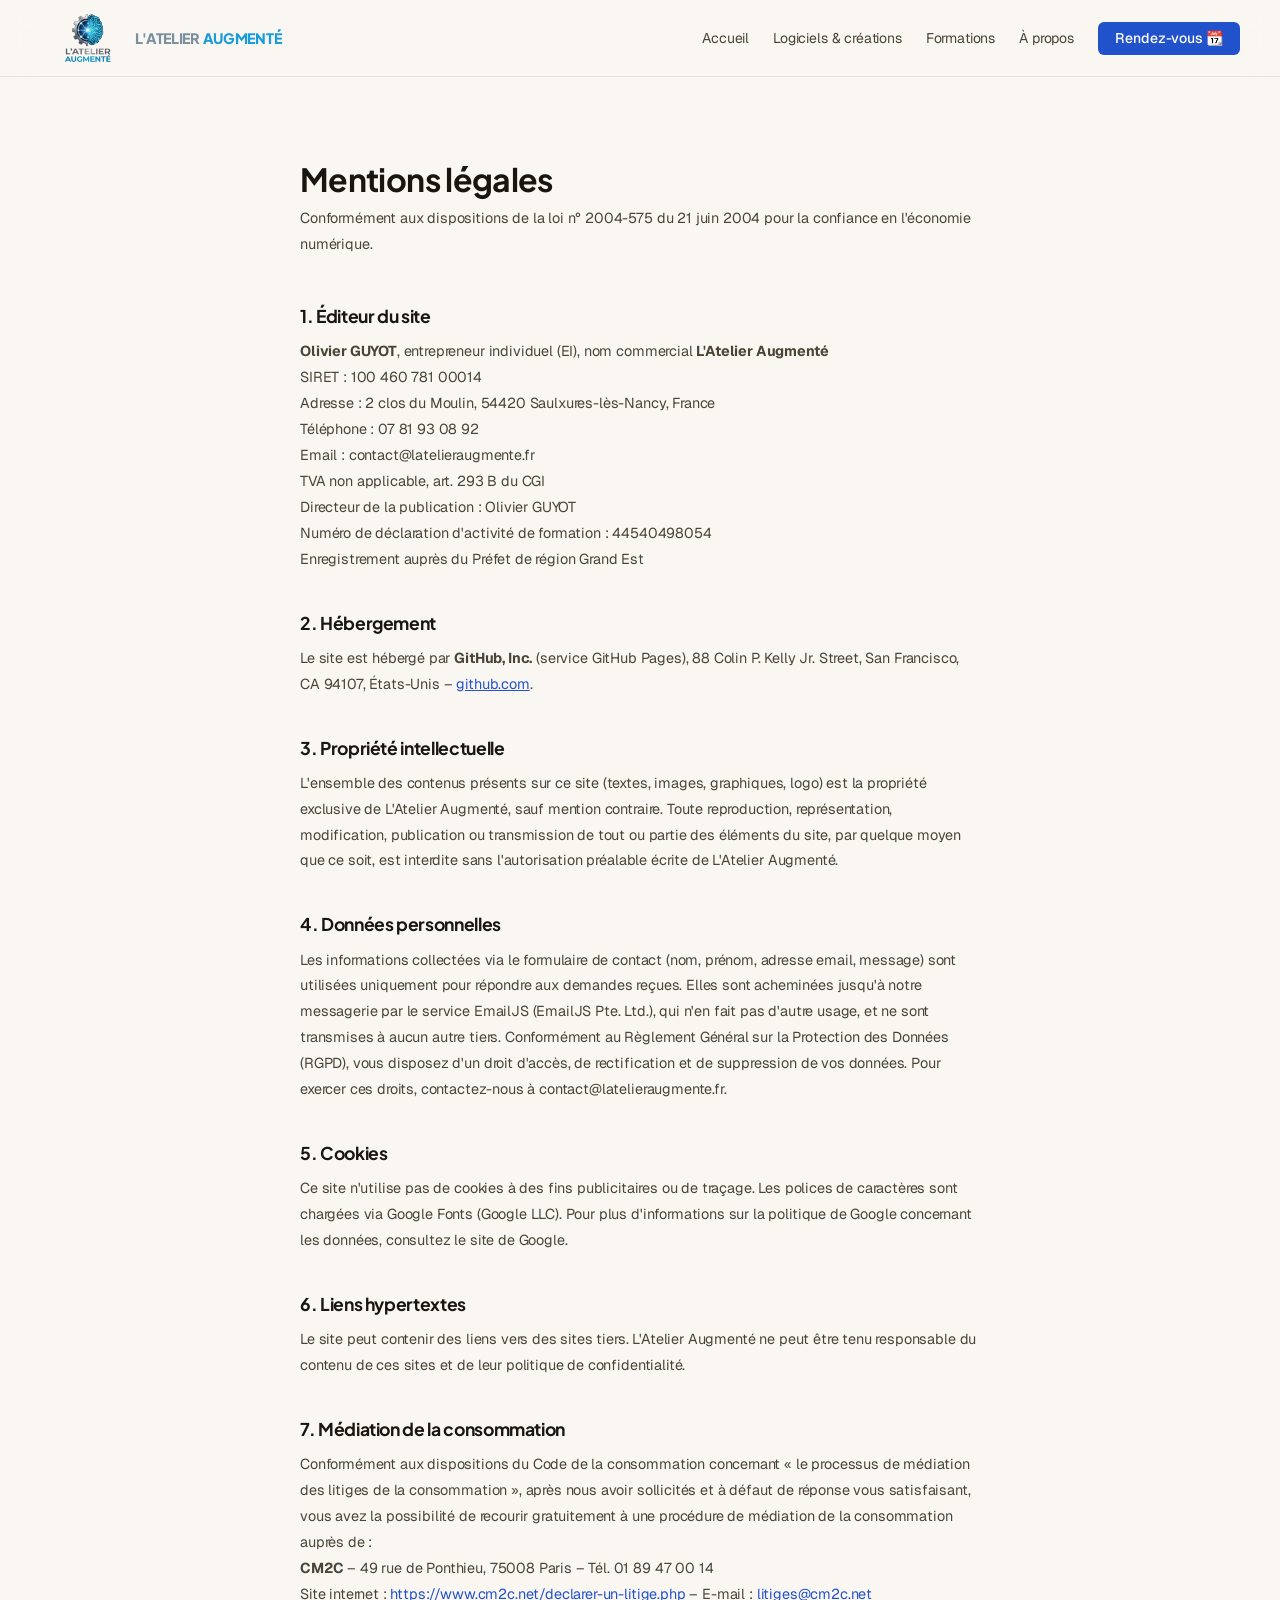
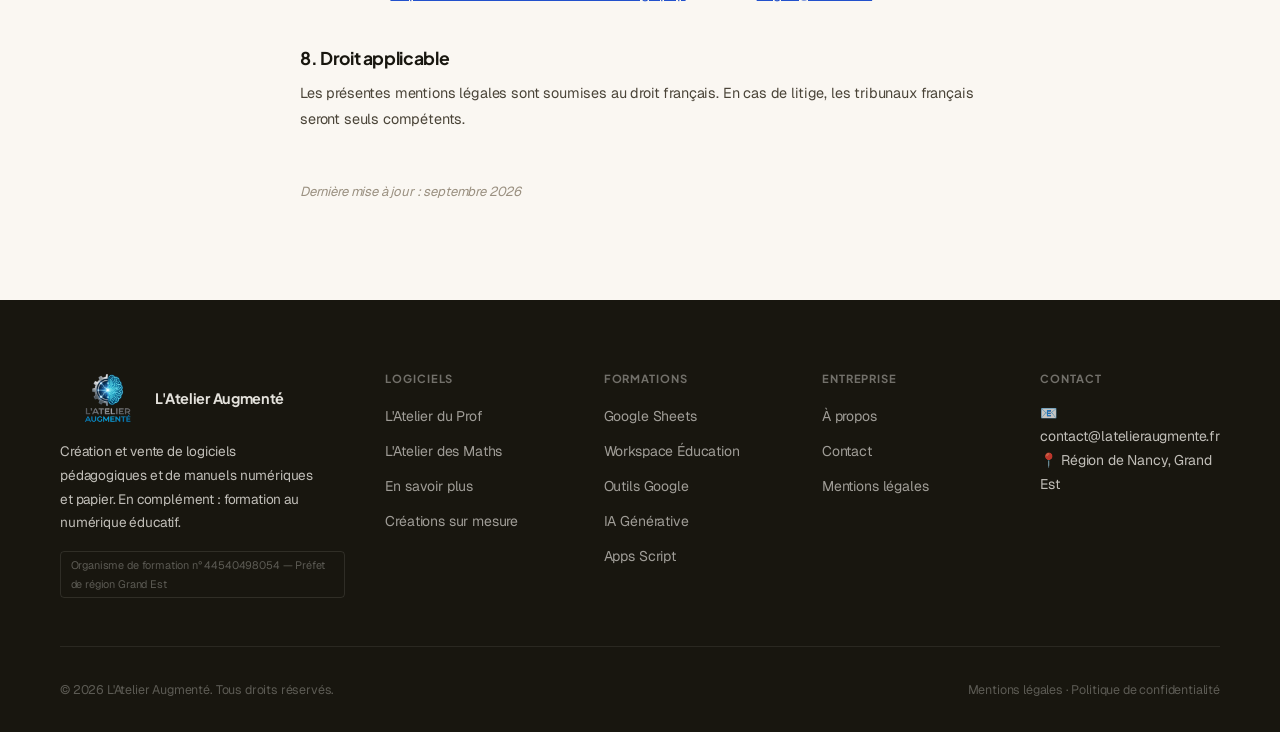
<file: mentions.html>
<!DOCTYPE html>
<html lang="fr">
<head>
  <meta charset="UTF-8"><meta name="viewport" content="width=device-width, initial-scale=1.0">
  <title>Mentions légales — L'Atelier Augmenté</title>
  <meta name="description" content="Mentions légales et politique de confidentialité de L'Atelier Augmenté, organisme de formation enregistré auprès du Préfet de région Grand Est.">
  <link rel="canonical" href="https://www.latelieraugmente.fr/mentions.html">
  <meta property="og:type" content="website">
  <meta property="og:site_name" content="L'Atelier Augmenté">
  <meta property="og:locale" content="fr_FR">
  <meta property="og:title" content="Mentions légales — L'Atelier Augmenté">
  <meta property="og:description" content="Mentions légales et politique de confidentialité de L'Atelier Augmenté, organisme de formation enregistré auprès du Préfet de région Grand Est.">
  <meta property="og:url" content="https://www.latelieraugmente.fr/mentions.html">
  <meta property="og:image" content="https://www.latelieraugmente.fr/og-image.png">
  <meta name="twitter:card" content="summary_large_image">
  <link rel="preconnect" href="https://fonts.googleapis.com">
  <link rel="preconnect" href="https://fonts.gstatic.com" crossorigin>
  <link href="https://fonts.googleapis.com/css2?family=Plus+Jakarta+Sans:wght@400;500;600;700;800&family=Geist:wght@300;400;500&display=swap" rel="stylesheet">
  <link rel="stylesheet" href="shared.css">
</head>
<body>
<div id="site-header"></div>

<div class="mentions-section">
  <h1>Mentions légales</h1>
  <p class="lead">Conformément aux dispositions de la loi n° 2004-575 du 21 juin 2004 pour la confiance en l'économie numérique.</p>

  <h2>1. Éditeur du site</h2>
  <address>
    <strong>Olivier GUYOT</strong>, entrepreneur individuel (EI), nom commercial <strong>L'Atelier Augmenté</strong><br>
    SIRET : 100 460 781 00014<br>
    Adresse : 2 clos du Moulin, 54420 Saulxures-lès-Nancy, France<br>
    Téléphone : 07 81 93 08 92<br>
    Email : contact@latelieraugmente.fr<br>
    TVA non applicable, art. 293 B du CGI<br>
    Directeur de la publication : Olivier GUYOT<br>
    Numéro de déclaration d'activité de formation : 44540498054<br>
    Enregistrement auprès du Préfet de région Grand Est
  </address>

  <h2>2. Hébergement</h2>
  <p>Le site est hébergé par <strong>GitHub, Inc.</strong> (service GitHub Pages), 88 Colin P. Kelly Jr. Street, San Francisco, CA 94107, États-Unis – <a href="https://github.com" target="_blank" rel="noopener">github.com</a>.</p>

  <h2>3. Propriété intellectuelle</h2>
  <p>L'ensemble des contenus présents sur ce site (textes, images, graphiques, logo) est la propriété exclusive de L'Atelier Augmenté, sauf mention contraire. Toute reproduction, représentation, modification, publication ou transmission de tout ou partie des éléments du site, par quelque moyen que ce soit, est interdite sans l'autorisation préalable écrite de L'Atelier Augmenté.</p>

  <h2>4. Données personnelles</h2>
  <p>Les informations collectées via le formulaire de contact (nom, prénom, adresse email, message) sont utilisées uniquement pour répondre aux demandes reçues. Elles sont acheminées jusqu'à notre messagerie par le service EmailJS (EmailJS Pte. Ltd.), qui n'en fait pas d'autre usage, et ne sont transmises à aucun autre tiers. Conformément au Règlement Général sur la Protection des Données (RGPD), vous disposez d'un droit d'accès, de rectification et de suppression de vos données. Pour exercer ces droits, contactez-nous à contact@latelieraugmente.fr.</p>

  <h2>5. Cookies</h2>
  <p>Ce site n'utilise pas de cookies à des fins publicitaires ou de traçage. Les polices de caractères sont chargées via Google Fonts (Google LLC). Pour plus d'informations sur la politique de Google concernant les données, consultez le site de Google.</p>

  <h2>6. Liens hypertextes</h2>
  <p>Le site peut contenir des liens vers des sites tiers. L'Atelier Augmenté ne peut être tenu responsable du contenu de ces sites et de leur politique de confidentialité.</p>

  <h2>7. Médiation de la consommation</h2>
  <p>Conformément aux dispositions du Code de la consommation concernant « le processus de médiation des litiges de la consommation », après nous avoir sollicités et à défaut de réponse vous satisfaisant, vous avez la possibilité de recourir gratuitement à une procédure de médiation de la consommation auprès de :<br>
    <strong>CM2C</strong> – 49 rue de Ponthieu, 75008 Paris – Tél. 01 89 47 00 14<br>
    Site internet : <a href="https://www.cm2c.net/declarer-un-litige.php" target="_blank" rel="noopener">https://www.cm2c.net/declarer-un-litige.php</a> – E-mail : <a href="mailto:litiges@cm2c.net">litiges@cm2c.net</a></p>

  <h2>8. Droit applicable</h2>
  <p>Les présentes mentions légales sont soumises au droit français. En cas de litige, les tribunaux français seront seuls compétents.</p>

  <p style="margin-top:3rem;font-size:0.82rem;color:var(--ink-light)"><em>Dernière mise à jour : septembre 2026</em></p>
</div>

<div id="site-footer"></div>
<script src="shared.js"></script>
</body></html>
</file>
<file: shared.css>
/* ===== L'Atelier Augmenté — shared.css ===== */
@import url('https://fonts.googleapis.com/css2?family=Plus+Jakarta+Sans:wght@400;500;600;700;800&family=Geist:wght@300;400;500&display=swap');

:root {
  --bg:         #faf7f2;
  --bg-alt:     #f2ece2;
  --bg-card:    #ffffff;
  --ink:        #18160f;
  --ink-mid:    #4a4438;
  --ink-light:  #9a9080;
  --blue:       #2251cc;
  --blue-dark:  #1a3fa3;
  --blue-dim:   rgba(34,81,204,0.08);
  --blue-dim2:  rgba(34,81,204,0.05);
  --terra:      #bf5a2b;
  --terra-dim:  rgba(191,90,43,0.08);
  --sage:       #3d8c6e;
  --sage-dim:   rgba(61,140,110,0.08);
  --border:     rgba(24,22,15,0.09);
  --border-md:  rgba(24,22,15,0.15);
  --sh-sm:  0 1px 4px rgba(24,22,15,0.06), 0 2px 8px rgba(24,22,15,0.04);
  --sh-md:  0 4px 16px rgba(24,22,15,0.08), 0 8px 32px rgba(24,22,15,0.06);
  --sh-lg:  0 12px 40px rgba(24,22,15,0.10), 0 24px 64px rgba(24,22,15,0.07);
  --sh-blue: 0 4px 20px rgba(34,81,204,0.25);
}

*, *::before, *::after { box-sizing: border-box; margin: 0; padding: 0; }
html { scroll-behavior: smooth; }

body {
  background: var(--bg);
  color: var(--ink);
  font-family: 'Geist', system-ui, sans-serif;
  font-weight: 400;
  line-height: 1.7;
  overflow-x: hidden;
  letter-spacing: -0.01em;
  /* PAS de cursor:none — le curseur natif reste intact */
}

h1, h2, h3, h4, h5 {
  font-family: 'Plus Jakarta Sans', sans-serif;
  letter-spacing: -0.02em;
  line-height: 1.2;
}

/* ===== NAV ===== */
nav {
  position: fixed; top: 0; left: 0; right: 0; z-index: 1000;
  display: flex; align-items: center; justify-content: space-between;
  padding: 0.75rem 2.5rem;
  background: rgba(250,247,242,0.88);
  backdrop-filter: blur(16px);
  -webkit-backdrop-filter: blur(16px);
  border-bottom: 1px solid var(--border);
  transition: background 0.3s, box-shadow 0.3s;
}
nav.scrolled {
  background: rgba(250,247,242,0.98);
  box-shadow: var(--sh-sm);
}
.nav-logo {
  display: flex; align-items: center;
  text-decoration: none; flex-shrink: 0;
}
/* Logo complet — image affichée en intégralité */
.nav-logo img {
  height: 52px; width: auto; display: block;
}
/* Texte footer logo */
.nav-logo span {
  font-family: 'Plus Jakarta Sans', sans-serif;
  font-size: 0.9rem; font-weight: 700;
  color: rgba(250,247,242,0.85); letter-spacing: -0.02em;
}
.nav-links { display: flex; gap: 1.5rem; list-style: none; align-items: center; }
.nav-links a {
  color: var(--ink-mid); text-decoration: none;
  font-size: 0.875rem; font-weight: 400;
  position: relative; transition: color 0.2s;
  padding: 0.2rem 0;
}
.nav-links a::after {
  content: ''; position: absolute; bottom: -1px; left: 0; right: 0;
  height: 1.5px; background: var(--blue);
  transform: scaleX(0); transform-origin: left;
  transition: transform 0.25s ease;
}
.nav-links a:hover, .nav-links a.active { color: var(--ink); }
.nav-links a:hover::after, .nav-links a.active::after { transform: scaleX(1); }
.nav-cta {
  background: var(--blue) !important; color: #fff !important;
  padding: 0.45rem 1.1rem !important; border-radius: 6px !important;
  font-weight: 500 !important;
}
.nav-cta::after { display: none !important; }
.nav-cta:hover { background: var(--blue-dark) !important; color: #fff !important; box-shadow: var(--sh-blue) !important; }

.nav-burger {
  display: none; flex-direction: column; gap: 5px;
  background: none; border: none; cursor: pointer; padding: 4px; z-index: 1001;
}
.nav-burger span { display: block; width: 22px; height: 1.5px; background: var(--ink); transition: all 0.3s; }

@media (max-width: 860px) {
  nav {
    padding: 0.85rem 1.25rem;
    position: fixed; top: 0; left: 0; right: 0;
    z-index: 10000;
  }

  /* Menu panneau latéral — position fixed sur TOUTE la fenêtre */
  .nav-links {
    display: none;
    position: fixed !important;
    top: 0 !important;
    right: 0 !important;
    bottom: 0 !important;
    left: auto !important;
    width: 280px !important;
    height: 100vh !important;
    background: #ffffff !important;
    box-shadow: -4px 0 24px rgba(0,0,0,0.2) !important;
    flex-direction: column !important;
    justify-content: center !important;
    align-items: stretch !important;
    gap: 0 !important;
    z-index: 9999 !important;
    overflow: hidden !important;
    padding: 2rem 0 !important;
    margin: 0 !important;
  }
  .nav-links.open { display: flex !important; }

  /* Overlay couvre tout l'écran derrière le panneau */
  .nav-overlay {
    display: none;
    position: fixed !important;
    top: 0 !important; left: 0 !important;
    right: 0 !important; bottom: 0 !important;
    width: 100vw !important; height: 100vh !important;
    background: rgba(0,0,0,0.5) !important;
    z-index: 9998 !important;
  }
  .nav-overlay.open { display: block !important; }

  /* Liens du menu */
  .nav-links li {
    width: 100% !important;
    border-bottom: 1px solid #eeeeee !important;
    list-style: none !important;
  }
  .nav-links li:first-child { border-top: 1px solid #eeeeee !important; }
  .nav-links a {
    display: block !important;
    padding: 1rem 1.75rem !important;
    font-size: 1rem !important; font-weight: 500 !important;
    color: #18160f !important;
    background: #ffffff !important;
    text-align: left !important;
    text-decoration: none !important;
  }
  .nav-links a::after { display: none !important; }
  .nav-links a:active,
  .nav-links a.active { background: #eef2ff !important; color: #2251cc !important; }

  /* Bouton Rendez-vous */
  .nav-links li:last-child {
    border-bottom: none !important;
    padding: 1.25rem 1.75rem !important;
  }
  .nav-cta {
    display: block !important;
    text-align: center !important;
    border-radius: 6px !important;
    padding: 0.75rem 1rem !important;
    background: #2251cc !important;
    color: #fff !important;
    font-size: 0.9rem !important;
    font-weight: 600 !important;
  }

  /* Burger au-dessus de tout */
  .nav-burger {
    display: flex !important;
    z-index: 10001 !important;
    position: relative !important;
  }
}

/* ===== BOUTONS ===== */
.btn {
  display: inline-flex; align-items: center; gap: 0.4rem;
  padding: 0.7rem 1.5rem; border-radius: 6px;
  font-size: 0.875rem; font-weight: 500;
  font-family: 'Geist', system-ui, sans-serif;
  text-decoration: none; border: none; cursor: pointer;
  transition: all 0.2s ease; letter-spacing: -0.01em;
  white-space: nowrap;
}
.btn-primary { background: var(--blue); color: #fff; }
.btn-primary:hover { background: var(--blue-dark); box-shadow: var(--sh-blue); transform: translateY(-1px); }
.btn-outline { background: transparent; color: var(--ink); border: 1px solid var(--border-md); }
.btn-outline:hover { border-color: var(--blue); color: var(--blue); transform: translateY(-1px); }
.btn-accent { background: var(--terra); color: #fff; }
.btn-accent:hover { opacity: 0.88; transform: translateY(-1px); }

/* ===== FOOTER ===== */
footer {
  background: var(--ink); color: rgba(250,247,242,0.75);
  padding: 4.5rem 2.5rem 2rem;
}
.footer-inner {
  max-width: 1160px; margin: 0 auto;
  display: grid; grid-template-columns: 1.6fr 1fr 1fr 1fr 1fr;
  gap: 2.5rem; padding-bottom: 3rem;
  border-bottom: 1px solid rgba(250,247,242,0.08);
}
.footer-brand .nav-logo { margin-bottom: 1rem; }
.footer-brand .nav-logo span { color: rgba(250,247,242,0.9); }
.footer-brand p { font-size: 0.85rem; line-height: 1.75; max-width: 260px; }
.footer-brand small {
  display: block; margin-top: 1rem;
  font-size: 0.68rem; color: rgba(250,247,242,0.3);
  border: 1px solid rgba(250,247,242,0.1); border-radius: 4px;
  padding: 0.25rem 0.6rem; width: fit-content;
}
.footer-col h4 {
  font-family: 'Plus Jakarta Sans', sans-serif;
  font-size: 0.7rem; font-weight: 700;
  letter-spacing: 0.08em; text-transform: uppercase;
  color: rgba(250,247,242,0.4); margin-bottom: 1rem;
}
.footer-col ul { list-style: none; display: flex; flex-direction: column; gap: 0.5rem; }
.footer-col ul a { color: rgba(250,247,242,0.6); text-decoration: none; font-size: 0.875rem; transition: color 0.2s; }
.footer-col ul a:hover { color: rgba(250,247,242,0.95); }
.footer-col p { font-size: 0.875rem; line-height: 1.7; }
.footer-bottom {
  max-width: 1160px; margin: 2rem auto 0;
  display: flex; justify-content: space-between; align-items: center;
  font-size: 0.78rem; color: rgba(250,247,242,0.3);
}
.footer-bottom a { color: rgba(250,247,242,0.3); text-decoration: none; transition: color 0.2s; }
.footer-bottom a:hover { color: rgba(250,247,242,0.7); }
@media (max-width: 860px) {
  .footer-inner { grid-template-columns: 1fr 1fr; gap: 2rem; }
  footer { padding: 3rem 1.5rem 1.5rem; }
  .footer-bottom { flex-direction: column; gap: 0.5rem; text-align: center; }
}
@media (max-width: 500px) {
  .footer-inner { grid-template-columns: 1fr; }
}

/* ===== HERO DE PAGE (sous-pages) ===== */
.page-hero {
  padding: 140px 2.5rem 80px;
  text-align: center;
  background: linear-gradient(180deg, var(--bg-alt) 0%, var(--bg) 100%);
  border-bottom: 1px solid var(--border);
  position: relative; z-index: 1;
}
.page-tag {
  display: inline-block; margin-bottom: 1.25rem;
  font-size: 0.68rem; font-weight: 600; letter-spacing: 0.08em;
  text-transform: uppercase; color: var(--blue);
  padding: 0.28rem 0.8rem; border: 1px solid rgba(34,81,204,0.2);
  border-radius: 4px; background: var(--blue-dim);
  font-family: 'Geist', system-ui, sans-serif;
}
.page-hero h1 {
  font-size: clamp(2.2rem, 5vw, 4rem);
  font-weight: 800; color: var(--ink); margin-bottom: 1.25rem;
  letter-spacing: -0.035em;
}
.page-hero .lead {
  font-size: 1rem; color: var(--ink-mid); font-weight: 300;
  max-width: 540px; margin: 0 auto 2rem; line-height: 1.8;
}

/* ===== UTILITAIRES ===== */
.wrap { max-width: 1160px; margin: 0 auto; padding: 0 2.5rem; }
@media (max-width: 600px) { .wrap { padding: 0 1.25rem; } }

.section-tag {
  font-size: 0.68rem; font-weight: 600; letter-spacing: 0.08em;
  text-transform: uppercase; color: var(--blue);
  display: block; margin-bottom: 0.6rem;
  font-family: 'Geist', system-ui, sans-serif;
}
.section-title {
  font-size: clamp(1.7rem, 3.2vw, 2.6rem);
  font-weight: 700; color: var(--ink); margin-bottom: 1rem;
  letter-spacing: -0.025em;
}
.section-sub {
  font-size: 0.95rem; color: var(--ink-mid);
  font-weight: 300; line-height: 1.8; max-width: 480px;
}

/* Cards génériques */
.card {
  background: var(--bg-card); border: 1px solid var(--border);
  border-radius: 10px; padding: 1.75rem;
  box-shadow: var(--sh-sm);
  transition: box-shadow 0.22s, transform 0.22s, border-color 0.22s;
}
.card:hover { box-shadow: var(--sh-md); transform: translateY(-3px); border-color: rgba(34,81,204,0.16); }

/* Scroll reveal */
.reveal { opacity: 0; transform: translateY(20px); transition: opacity 0.6s ease, transform 0.6s ease; }
.reveal.visible { opacity: 1; transform: translateY(0); }
.d1 { transition-delay: 0.08s; } .d2 { transition-delay: 0.16s; }
.d3 { transition-delay: 0.24s; } .d4 { transition-delay: 0.32s; }

/* Mentions légales */
.mentions-section {
  max-width: 760px; margin: 0 auto;
  padding: 160px 2.5rem 6rem;
}
.mentions-section h1 { font-size: 2rem; margin-bottom: 0.5rem; }
.mentions-section .lead { color: var(--ink-mid); margin-bottom: 3rem; font-size: 0.9rem; }
.mentions-section h2 { font-size: 1.1rem; font-weight: 700; margin: 2.5rem 0 0.75rem; color: var(--ink); }
.mentions-section p, .mentions-section address { font-size: 0.9rem; color: var(--ink-mid); line-height: 1.8; font-style: normal; }
.mentions-section a { color: var(--blue); }
@media (max-width: 600px) { .mentions-section { padding: 140px 1.25rem 4rem; } }

/* ===== PROJET PHARE (L'Atelier des Maths) ===== */
.featured {
  padding: 6rem 2.5rem; background: var(--bg-alt);
}
.featured-inner {
  max-width: 1160px; margin: 0 auto;
  display: grid; grid-template-columns: 1fr 1.15fr; gap: 3.5rem; align-items: center;
}
.featured-copy .section-sub { max-width: none; margin-bottom: 1.75rem; }
.featured-badge {
  display: inline-flex; align-items: center; gap: 0.5rem;
  background: var(--sage-dim); color: var(--sage);
  border-radius: 20px; padding: 0.35rem 0.9rem;
  font-size: 0.78rem; font-weight: 600; margin-bottom: 1.1rem;
}
.featured-badge::before { content: ''; width: 6px; height: 6px; border-radius: 50%; background: var(--sage); }
.featured-list { list-style: none; margin: 0 0 2rem; padding: 0; }
.featured-list li {
  display: flex; align-items: flex-start; gap: 0.6rem;
  font-size: 0.9rem; color: var(--ink-mid); margin-bottom: 0.7rem; line-height: 1.6;
}
.featured-list li::before {
  content: '✓'; color: var(--blue); font-weight: 700; flex: none;
  width: 20px; height: 20px; border-radius: 50%; background: var(--blue-dim);
  display: flex; align-items: center; justify-content: center; font-size: 0.7rem;
}
/* Cadre façon fenêtre de navigateur, autour d'une vraie capture d'écran de la plateforme */
.browser-mockup {
  border-radius: 12px; overflow: hidden;
  box-shadow: var(--sh-lg); border: 1px solid var(--border);
  background: var(--bg-card);
  transition: transform 0.3s ease, box-shadow 0.3s ease;
}
.browser-mockup:hover { transform: translateY(-4px); }
.browser-mockup-bar {
  display: flex; align-items: center; gap: 8px;
  padding: 0.7rem 1rem; background: #ece5d8; border-bottom: 1px solid var(--border);
}
.browser-mockup-dots { display: flex; gap: 6px; flex: none; }
.browser-mockup-dots span { width: 10px; height: 10px; border-radius: 50%; display: block; }
.browser-mockup-dots span:nth-child(1) { background: #e6564c; }
.browser-mockup-dots span:nth-child(2) { background: #e6b422; }
.browser-mockup-dots span:nth-child(3) { background: #3d8c6e; }
.browser-mockup-url {
  flex: 1; text-align: center; font-size: 0.75rem; color: var(--ink-light);
  font-family: 'Geist', monospace; letter-spacing: 0;
}
.browser-mockup img { display: block; width: 100%; height: auto; }
@media (max-width: 860px) {
  .featured-inner { grid-template-columns: 1fr; }
}

/* Carrousel dans le cadre navigateur (accueil + Créations) */
.browser-mockup-carousel .carousel-viewport {
  position: relative; width: 100%; aspect-ratio: 1400 / 900; overflow: hidden; background: #fff;
}
.carousel-slide {
  position: absolute; inset: 0; opacity: 0; transition: opacity 0.6s ease;
}
.carousel-slide.active { opacity: 1; }
.carousel-slide img { display: block; width: 100%; height: 100%; object-fit: cover; object-position: top; }
.carousel-caption {
  position: absolute; left: 0; right: 0; bottom: 0;
  background: linear-gradient(0deg, rgba(24,22,15,0.72), rgba(24,22,15,0));
  color: #fff; font-size: 0.8rem; font-weight: 500;
  padding: 1.4rem 1rem 0.6rem; text-align: center;
}
.carousel-dots {
  display: flex; justify-content: center; gap: 0.45rem;
  padding: 0.7rem 0; background: var(--bg-card);
}
.carousel-dot {
  width: 7px; height: 7px; border-radius: 50%; border: none;
  background: var(--border-md); cursor: pointer; padding: 0; transition: background 0.2s, transform 0.2s;
}
.carousel-dot.active { background: var(--blue); transform: scale(1.3); }

.featured-roadmap {
  font-size: 0.82rem; color: var(--ink-light);
  margin: -0.6rem 0 1.6rem; padding-left: 1px;
}
.featured-roadmap strong { color: var(--ink-mid); font-weight: 600; }

/* ===== L'Atelier des Maths en vidéo ===== */
.videos { padding: 5rem 0 6rem; scroll-margin-top: 80px; }
.videos .section-sub { max-width: 620px; margin-bottom: 2.25rem; }
.video-grid { display: grid; grid-template-columns: repeat(2, 1fr); gap: 1.75rem; }
.video-card { background: var(--bg-card); border: 1px solid var(--border); border-radius: 12px; overflow: hidden; box-shadow: var(--sh-sm); padding-bottom: 1.25rem; }
.video-card video { display: block; width: 100%; aspect-ratio: 16 / 9; background: #1C2B39; object-fit: cover; margin-bottom: 1rem; }
.video-card h3 { font-size: 1.05rem; font-weight: 700; color: var(--ink); margin: 0 1.25rem 0.4rem; }
.video-card p { font-size: 0.88rem; color: var(--ink-mid); line-height: 1.65; margin: 0 1.25rem; }
@media (max-width: 760px) { .video-grid { grid-template-columns: 1fr; } .videos { padding: 3.5rem 0 4rem; } }

/* Vidéos de L'Atelier des Maths en accordéon dans les vignettes (index, créations) */
.av-group { font-family: 'Plus Jakarta Sans', sans-serif; font-size: 1.05rem; font-weight: 700; color: var(--ink); margin: 1.75rem 0 .8rem; }
.av-grid { display: grid; grid-template-columns: repeat(3, 1fr); gap: 1rem; }
.av-tile { background: var(--bg-card); border: 1px solid var(--border); border-radius: 12px; box-shadow: var(--sh-sm); padding: 1.1rem 1.2rem; cursor: pointer; transition: transform .15s, box-shadow .15s, border-color .15s; outline: none; }
.av-tile:hover, .av-tile:focus-visible { transform: translateY(-2px); box-shadow: var(--sh-md); border-color: rgba(34,81,204,.3); }
.av-tile h3 { font-family: 'Plus Jakarta Sans', sans-serif; font-size: 1rem; font-weight: 700; color: var(--ink); margin: 0 0 .35rem; display: flex; align-items: center; gap: .45rem; flex-wrap: wrap; line-height: 1.35; }
.av-ico { font-size: 1.15rem; }
.av-new { background: var(--terra); color: #fff; border-radius: 999px; padding: .05rem .55rem; font-size: .66rem; font-weight: 700; letter-spacing: .03em; }
.av-tile p { font-size: .86rem; color: var(--ink-mid); line-height: 1.6; margin: 0; }
.av-btn { display: inline-flex; align-items: center; gap: .4rem; margin-top: .8rem; border: 1.5px solid rgba(34,81,204,.28); background: var(--blue-dim); color: var(--blue); border-radius: 999px; padding: .22rem .8rem .22rem .6rem; font-size: .8rem; font-weight: 600; }
.av-btn small { color: var(--ink-light); font-weight: 500; }
.av-play { font-size: .7rem; }
.av-tile.open { grid-column: 1 / -1; display: grid; grid-template-columns: minmax(0, 1fr) minmax(0, 1.7fr); gap: 1.5rem; align-items: start; cursor: default; transform: none; border-color: rgba(34,81,204,.4); box-shadow: var(--sh-md); }
.av-tile.open h3 { font-size: 1.15rem; }
.av-tile.open .av-btn { background: var(--blue); color: #fff; border-color: var(--blue); cursor: pointer; }
.av-tile.open .av-btn small { color: rgba(255,255,255,.8); }
.av-panel video { display: block; width: 100%; aspect-ratio: 16 / 9; background: #1C2B39; border-radius: 10px; }
.av-go { display: inline-block; margin: .8rem 0 0 .4rem; font-size: .8rem; font-weight: 600; color: var(--blue); text-decoration: none; }
.av-go:hover { text-decoration: underline; }
@media (max-width: 900px) { .av-grid { grid-template-columns: repeat(2, 1fr); } .av-tile.open { grid-template-columns: 1fr; } }
@media (max-width: 600px) { .av-grid { grid-template-columns: 1fr; } }
</file>
